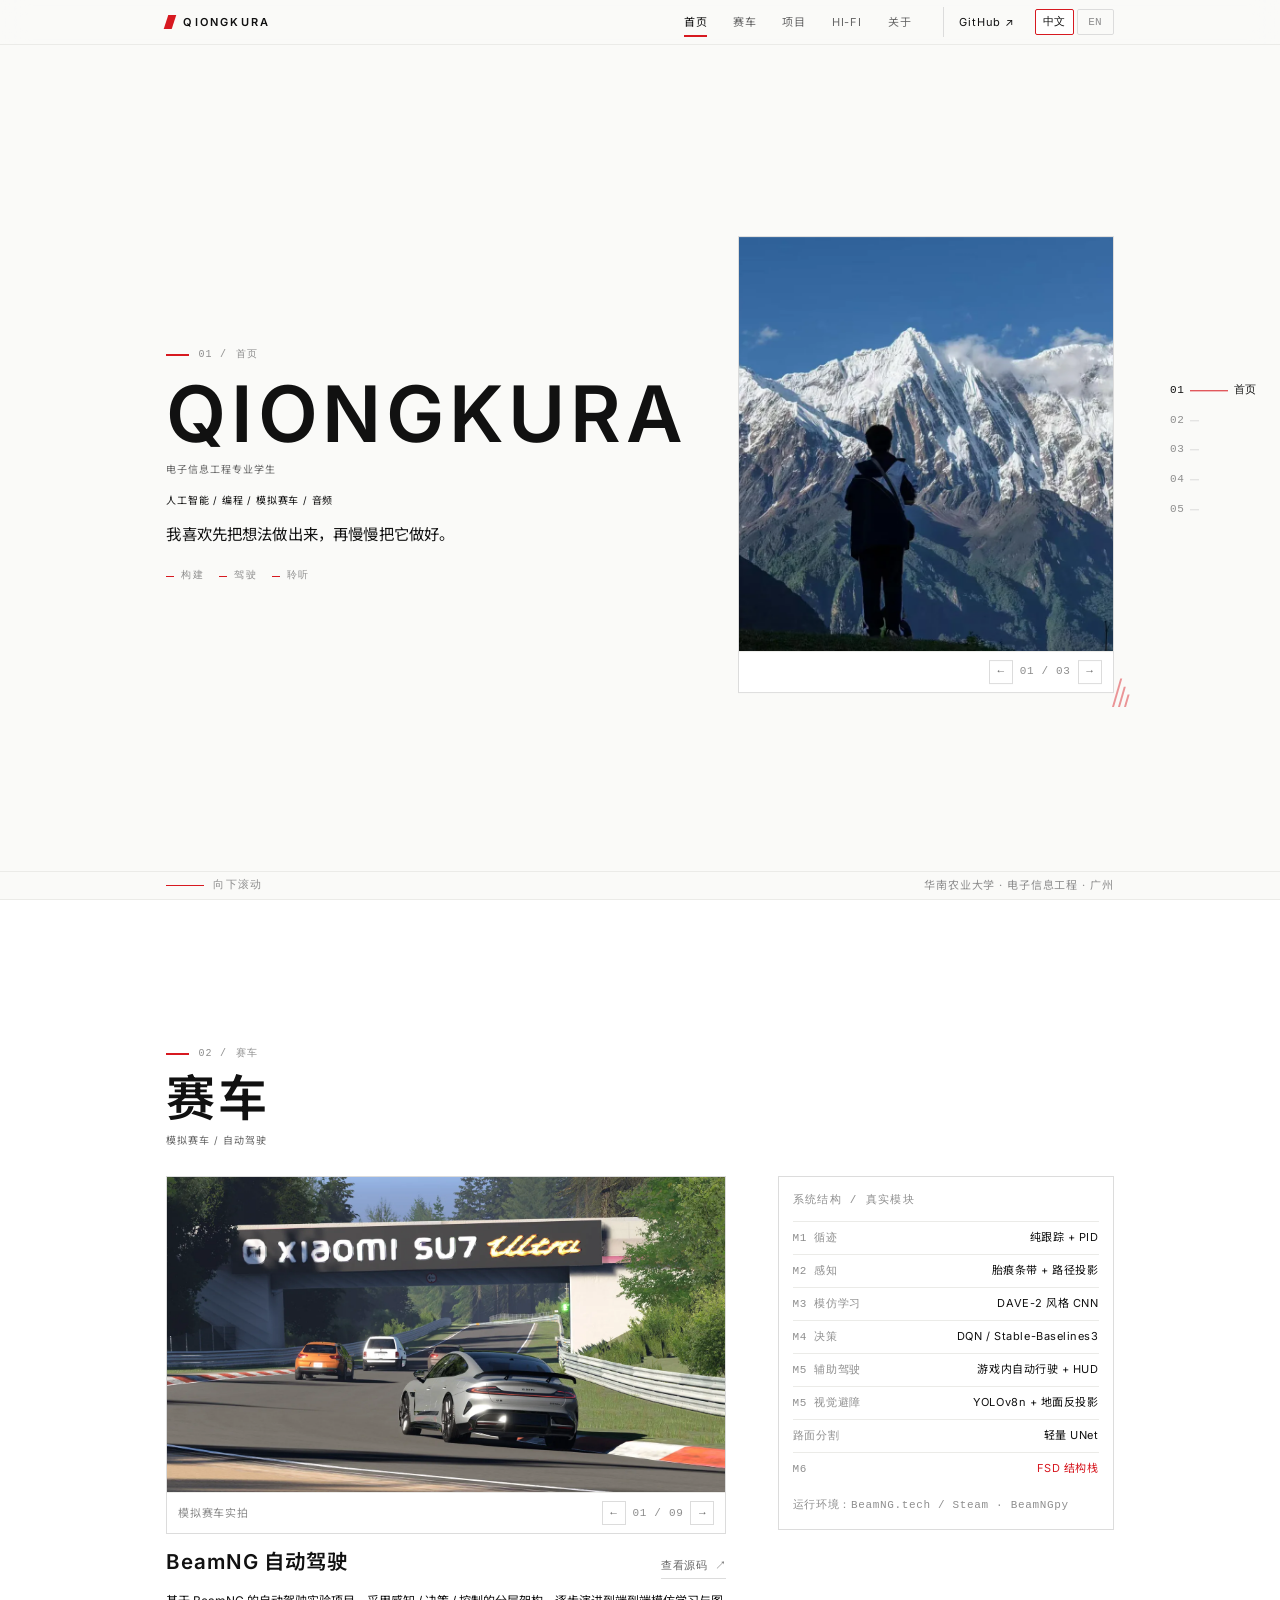
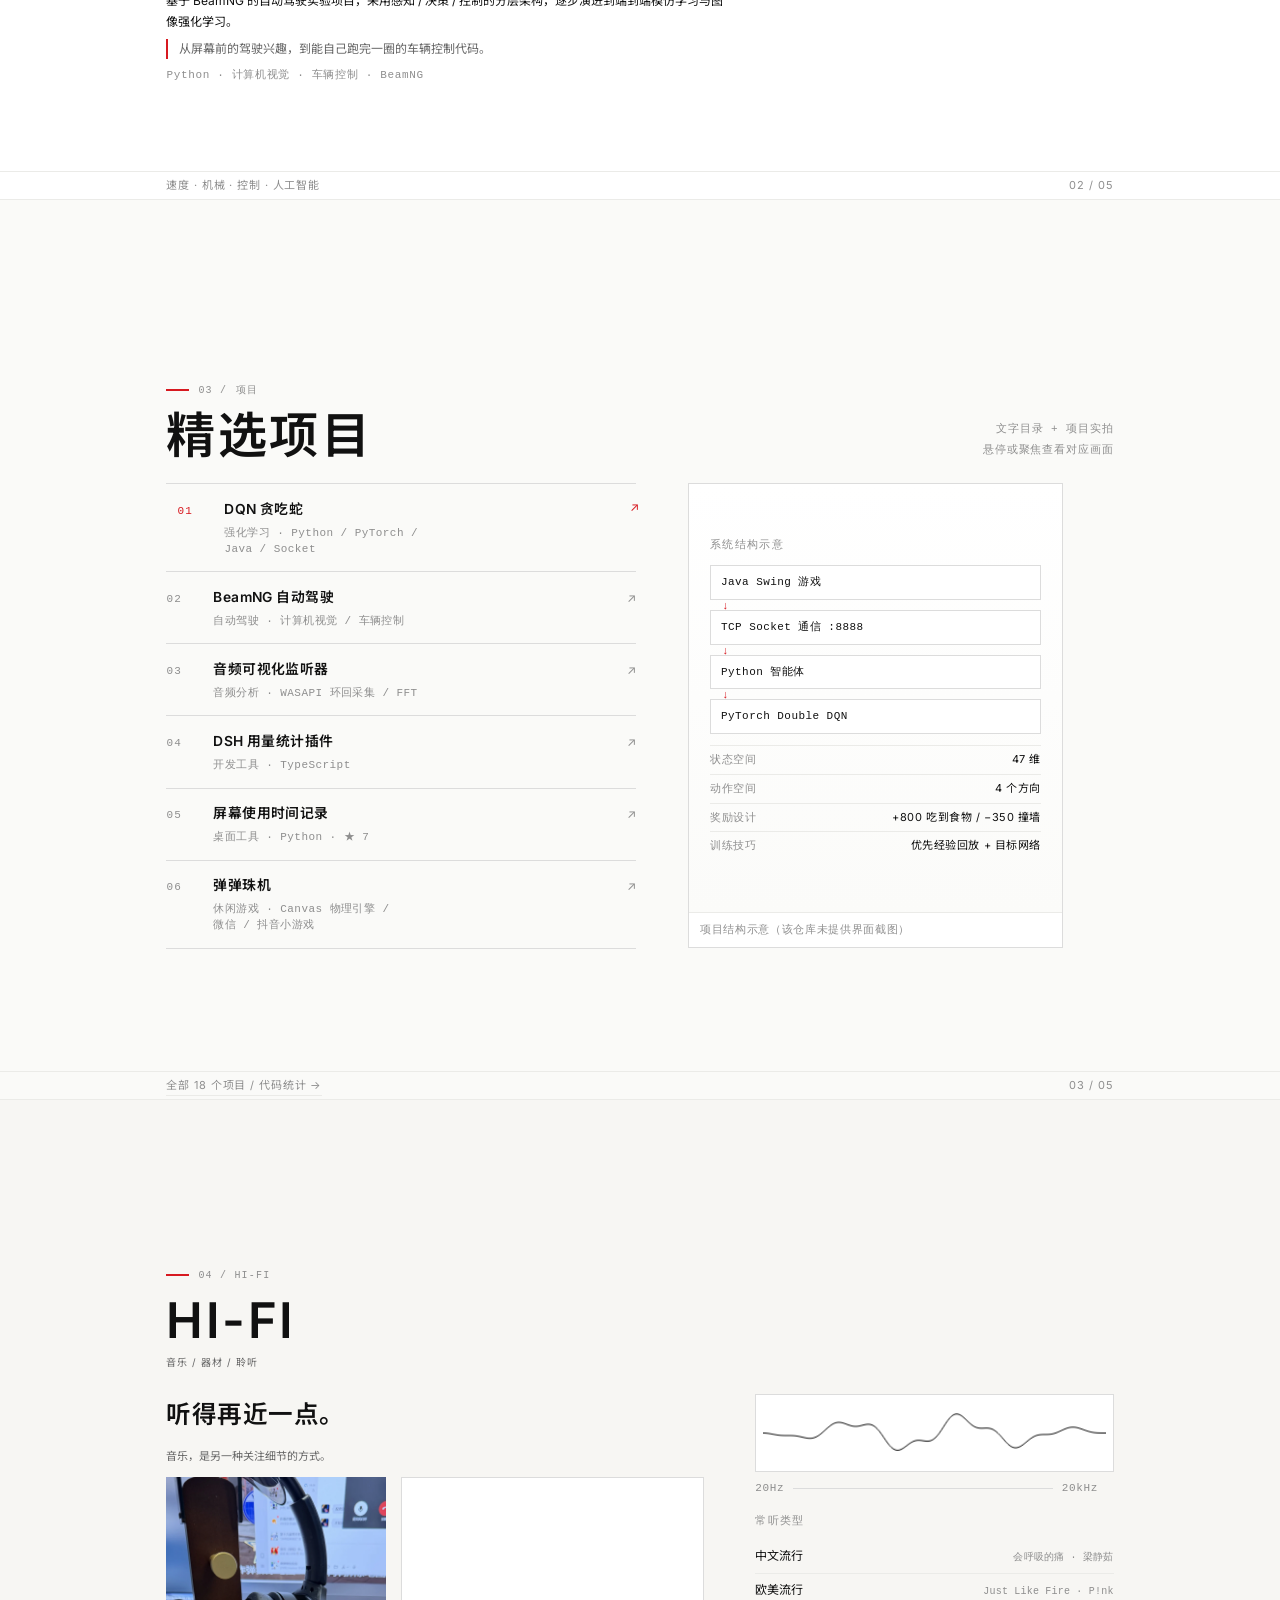
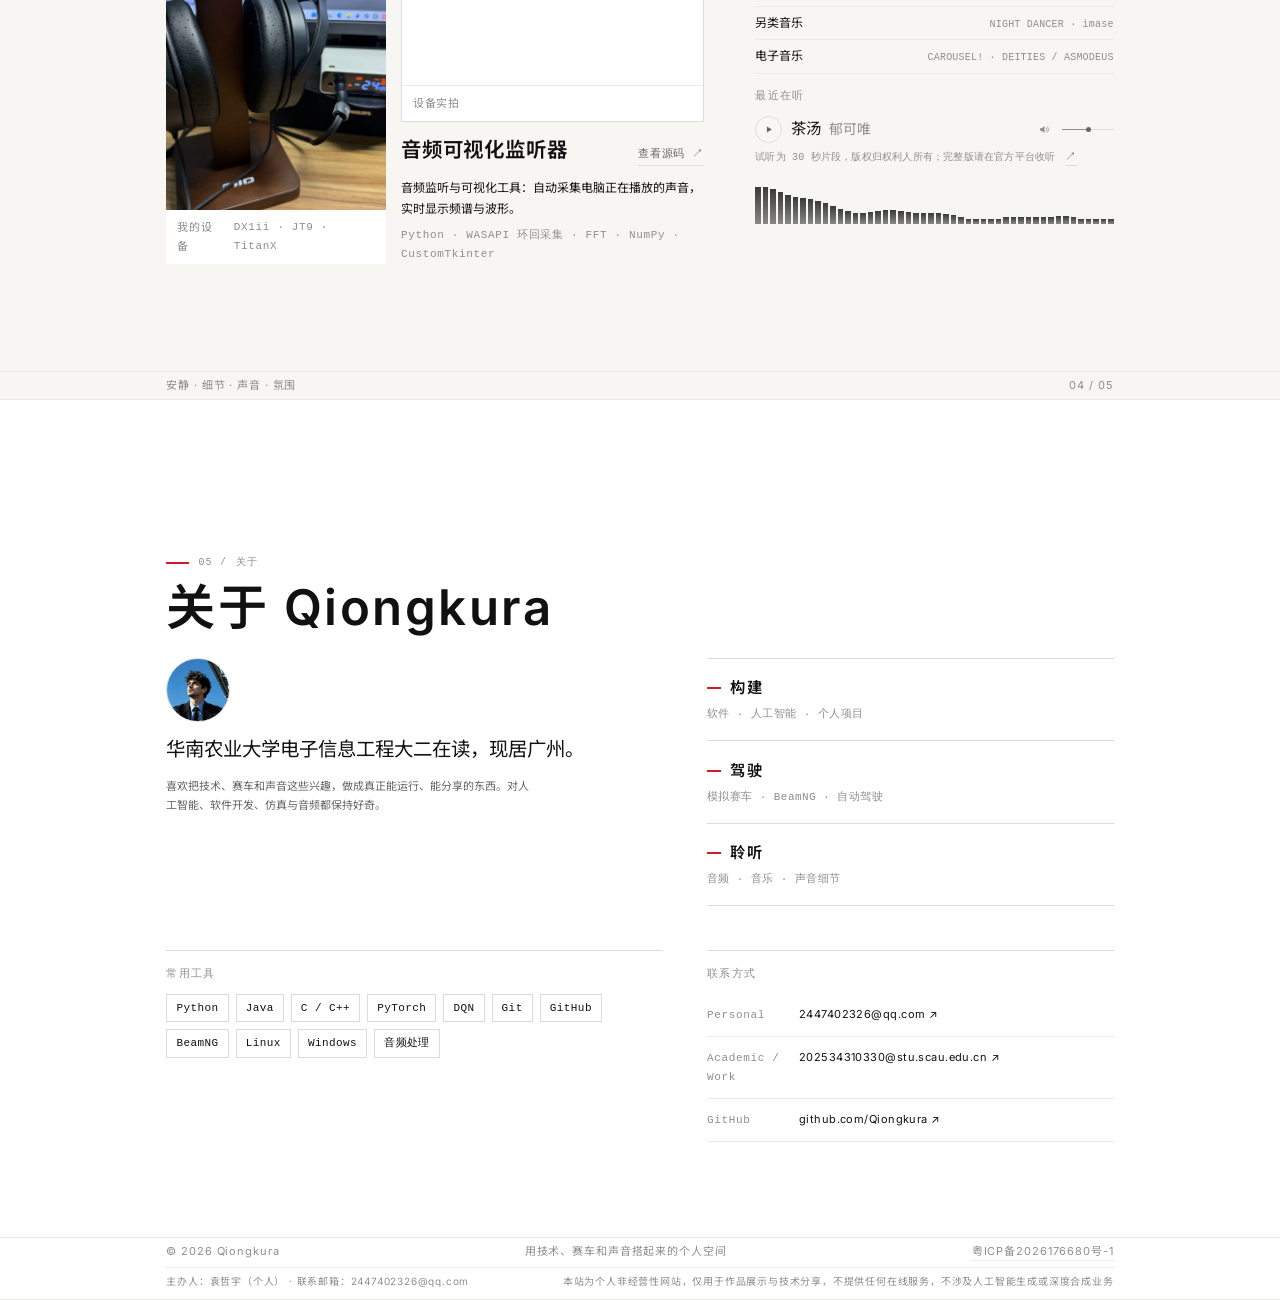
<file: index.html>
<!doctype html>
<html lang="zh-CN" data-lang="zh">
  <head>
    <meta charset="UTF-8" />
    <meta name="viewport" content="width=device-width, initial-scale=1.0" />
    <title>Qiongkura · 个人主页</title>
    <meta
      name="description"
      content="Qiongkura 的个人主页：华南农业大学电子信息工程学生，关注人工智能、软件开发、模拟赛车与音频技术。"
    />
    <meta name="theme-color" content="#fafaf8" />
    <!-- 字体自托管(子集化 woff2,同域加载无墙):tools/make-fonts.py 生成 -->
    <link rel="preload" as="font" type="font/woff2" href="fonts/noto-400.woff2?v=2" crossorigin />
    <link rel="preload" as="font" type="font/woff2" href="fonts/inter-400.woff2?v=2" crossorigin />
    <link rel="preload" as="font" type="font/woff2" href="fonts/inter-600.woff2?v=2" crossorigin />
    <link rel="preload" as="image" href="assets/home-01.webp" />
    <link rel="stylesheet" href="styles.css?v=55" />
    <script>
      /* 在样式生效前确定语言，避免切换时闪烁 */
      (function () {
        var root = document.documentElement;
        root.classList.add('js');
        try {
          var saved = localStorage.getItem('qiongkura-lang');
          if (saved === 'en' || saved === 'zh') root.setAttribute('data-lang', saved);
        } catch (e) {}
        if (!root.getAttribute('data-lang')) root.setAttribute('data-lang', 'zh');
      })();
    </script>
  </head>
  <body>
    <a class="skip-link" href="#main-content"><span class="zh">跳到主要内容</span><span class="en" lang="en">Skip to main content</span></a>

    <header class="topbar">
      <div class="topbar-inner">
        <a class="logo" href="#home" data-aria-zh="回到首页" data-aria-en="Back to top">
          <span class="logo-mark" aria-hidden="true"></span>
          <span class="logo-text">QIONGKURA</span>
        </a>

        <div class="topbar-end">
          <nav class="nav" id="primary-nav" data-aria-zh="主导航" data-aria-en="Main navigation">
            <a class="nav-link is-active" href="#home"><span class="zh">首页</span><span class="en" lang="en">Home</span></a>
            <a class="nav-link" href="#racing"><span class="zh">赛车</span><span class="en" lang="en">Racing</span></a>
            <a class="nav-link" href="#projects"><span class="zh">项目</span><span class="en" lang="en">Projects</span></a>
            <a class="nav-link" href="#hifi">HI-FI</a>
            <a class="nav-link" href="#about"><span class="zh">关于</span><span class="en" lang="en">About</span></a>
            <a class="nav-link nav-link--out" href="https://github.com/Qiongkura" target="_blank" rel="noreferrer">GitHub ↗</a>
          </nav>

          <div class="lang-switch" role="group" data-aria-zh="语言选择" data-aria-en="Language selection">
            <button class="lang-btn is-active" type="button" data-lang-set="zh" aria-pressed="true">中文</button>
            <button class="lang-btn" type="button" data-lang-set="en" aria-pressed="false">EN</button>
          </div>

          <button class="menu-toggle" type="button" aria-expanded="false" aria-controls="primary-nav" data-aria-zh="打开导航菜单" data-aria-en="Open navigation menu">
            <span class="menu-label"><span class="zh">菜单</span><span class="en" lang="en">Menu</span></span>
          </button>
        </div>
      </div>
    </header>

    <nav class="section-index" id="section-index" data-aria-zh="章节导航" data-aria-en="Section navigation">
      <a class="index-item is-active" href="#home" aria-current="true"><span class="index-num">01</span><span class="index-line" aria-hidden="true"></span><span class="index-name"><span class="zh">首页</span><span class="en" lang="en">Home</span></span></a>
      <a class="index-item" href="#racing"><span class="index-num">02</span><span class="index-line" aria-hidden="true"></span><span class="index-name"><span class="zh">赛车</span><span class="en" lang="en">Racing</span></span></a>
      <a class="index-item" href="#projects"><span class="index-num">03</span><span class="index-line" aria-hidden="true"></span><span class="index-name"><span class="zh">项目</span><span class="en" lang="en">Projects</span></span></a>
      <a class="index-item" href="#hifi"><span class="index-num">04</span><span class="index-line" aria-hidden="true"></span><span class="index-name">HI-FI</span></a>
      <a class="index-item" href="#about"><span class="index-num">05</span><span class="index-line" aria-hidden="true"></span><span class="index-name"><span class="zh">关于</span><span class="en" lang="en">About</span></span></a>
    </nav>

    <main id="main-content">
      <!-- 01 首页 -->
      <section class="panel panel--home" id="home" data-section="home" aria-labelledby="home-title">
        <div class="wrap panel-body">
          <div class="home-grid">
            <div class="home-copy reveal">
              <p class="kicker">01 / <span class="zh">首页</span><span class="en" lang="en">Home</span></p>
              <h1 class="wordmark" id="home-title">QIONGKURA</h1>
              <p class="subtitle">
                <span class="zh">电子信息工程专业学生</span>
                <span class="en" lang="en">Electronic Information Engineering Student</span>
              </p>
              <p class="tagline">
                <span class="zh">人工智能 / 编程 / 模拟赛车 / 音频</span>
                <span class="en" lang="en">AI / Coding / Sim Racing / Hi-Fi</span>
              </p>
              <p class="lede">
                <span class="zh">我喜欢先把想法做出来，再慢慢把它做好。</span>
                <span class="en" lang="en">I like making a first version, then making it better.</span>
              </p>
              <p class="theme-words">
                <span class="zh">构建</span><span class="en" lang="en">BUILD</span>
                <span class="zh">驾驶</span><span class="en" lang="en">DRIVE</span>
                <span class="zh">聆听</span><span class="en" lang="en">LISTEN</span>
              </p>
            </div>

            <div class="home-visual reveal" data-parallax="0.06">
              <figure class="frame frame--hero" data-slideshow>
                <div class="slides">
                  <img class="slide is-active" src="assets/home-01.webp" alt="Qiongkura 的照片" data-alt-zh="Qiongkura 的照片" data-alt-en="A photo of Qiongkura" width="1600" height="900" fetchpriority="high" decoding="async" />
                  <img class="slide" src="assets/home-02.webp" alt="Qiongkura 的照片" data-alt-zh="Qiongkura 的照片" data-alt-en="A photo of Qiongkura" width="1600" height="1200" loading="lazy" decoding="async" />
                  <img class="slide" src="assets/home-03.webp" alt="Qiongkura 的照片" data-alt-zh="Qiongkura 的照片" data-alt-en="A photo of Qiongkura" width="1600" height="902" loading="lazy" decoding="async" />
                </div>
                <figcaption class="slide-bar slide-bar--end">
                  <span class="slide-nav">
                    <button class="slide-btn" type="button" data-slide-prev data-aria-zh="上一张图片" data-aria-en="Previous image">←</button>
                    <span class="slide-count" data-slide-count>01 / 03</span>
                    <button class="slide-btn" type="button" data-slide-next data-aria-zh="下一张图片" data-aria-en="Next image">→</button>
                  </span>
                </figcaption>
              </figure>
              <div class="speedlines" aria-hidden="true"><span></span><span></span><span></span></div>
            </div>
          </div>
        </div>

        <div class="panel-foot">
          <div class="wrap panel-foot-inner">
            <span class="scroll-cue"><span class="scroll-line" aria-hidden="true"></span><span class="zh">向下滚动</span><span class="en" lang="en">SCROLL</span></span>
            <span class="meta-note">
              <span class="zh">华南农业大学 · 电子信息工程 · 广州</span>
              <span class="en" lang="en">SCAU · Electronic Information Engineering · Guangzhou</span>
            </span>
          </div>
        </div>
      </section>

      <!-- 02 赛车 -->
      <section class="panel panel--racing" id="racing" data-section="racing" aria-labelledby="racing-title">
        <div class="wrap panel-body">
          <header class="panel-head reveal">
            <p class="kicker">02 / <span class="zh">赛车</span><span class="en" lang="en">Racing</span></p>
            <h2 class="display" id="racing-title"><span class="zh">赛车</span><span class="en" lang="en">RACING</span></h2>
            <p class="subtitle">
              <span class="zh">模拟赛车 / 自动驾驶</span>
              <span class="en" lang="en">Sim Racing / Autonomous Driving</span>
            </p>
          </header>

          <div class="racing-grid">
            <div class="racing-main reveal">
              <figure class="frame frame--wide frame--slides" data-slideshow>
                <div class="slides">
                  <img class="slide is-active" src="assets/racing-01.webp" alt="模拟赛车实拍" data-alt-zh="模拟赛车实拍" data-alt-en="Sim racing capture" data-cap-zh="模拟赛车实拍" data-cap-en="Sim racing capture" width="1600" height="900" loading="lazy" decoding="async" style="object-position: center 55%" />
                  <img class="slide" src="assets/racing-lane-01.webp" alt="视觉标线检测结果叠加在车载画面上" data-alt-zh="视觉标线检测结果叠加在车载画面上" data-alt-en="Vision lane-marking detection overlaid on the front camera view" data-cap-zh="视觉标线检测" data-cap-en="Vision lane marking detection" width="1076" height="806" loading="lazy" decoding="async" style="object-position: center 100%" />
                  <img class="slide" src="assets/racing-02.webp" alt="模拟赛车实拍" data-alt-zh="模拟赛车实拍" data-alt-en="Sim racing capture" data-cap-zh="模拟赛车实拍" data-cap-en="Sim racing capture" width="1600" height="860" loading="lazy" decoding="async"  style="object-position: center 55%" />
                  <img class="slide" src="assets/racing-03.webp" alt="模拟赛车实拍" data-alt-zh="模拟赛车实拍" data-alt-en="Sim racing capture" data-cap-zh="模拟赛车实拍" data-cap-en="Sim racing capture" width="1600" height="860" loading="lazy" decoding="async"  style="object-position: center 55%" />
                  <img class="slide" src="assets/racing-lane-02.webp" alt="另一组视觉标线检测结果" data-alt-zh="另一组视觉标线检测结果" data-alt-en="Another vision lane-marking detection result" data-cap-zh="视觉标线检测" data-cap-en="Vision lane marking detection" width="1076" height="806" loading="lazy" decoding="async" style="object-position: center 100%" />
                  <img class="slide" src="assets/racing-04.webp" alt="模拟赛车实拍" data-alt-zh="模拟赛车实拍" data-alt-en="Sim racing capture" data-cap-zh="模拟赛车实拍" data-cap-en="Sim racing capture" width="1600" height="900" loading="lazy" decoding="async"  style="object-position: center 55%" />
                  <img class="slide" src="assets/racing-05.webp" alt="模拟赛车实拍" data-alt-zh="模拟赛车实拍" data-alt-en="Sim racing capture" data-cap-zh="模拟赛车实拍" data-cap-en="Sim racing capture" width="1600" height="900" loading="lazy" decoding="async"  style="object-position: center 55%" />
                  <img class="slide" src="assets/racing-06.webp" alt="模拟赛车实拍" data-alt-zh="模拟赛车实拍" data-alt-en="Sim racing capture" data-cap-zh="模拟赛车实拍" data-cap-en="Sim racing capture" width="1600" height="900" loading="lazy" decoding="async"  style="object-position: center 55%" />
                  <img class="slide" src="assets/racing-07.webp" alt="模拟赛车实拍" data-alt-zh="模拟赛车实拍" data-alt-en="Sim racing capture" data-cap-zh="模拟赛车实拍" data-cap-en="Sim racing capture" width="1600" height="900" loading="lazy" decoding="async"  style="object-position: center 55%" />
                </div>
                <figcaption class="slide-bar">
                  <span class="slide-caption">
                    <span class="zh" data-slide-cap-zh>模拟赛车实拍</span>
                    <span class="en" lang="en" data-slide-cap-en>Sim racing capture</span>
                  </span>
                  <span class="slide-nav">
                    <button class="slide-btn" type="button" data-slide-prev data-aria-zh="上一张图片" data-aria-en="Previous image">←</button>
                    <span class="slide-count" data-slide-count>01 / 09</span>
                    <button class="slide-btn" type="button" data-slide-next data-aria-zh="下一张图片" data-aria-en="Next image">→</button>
                  </span>
                </figcaption>
              </figure>

              <div class="project-head">
                <h3><span class="zh">BeamNG 自动驾驶</span><span class="en" lang="en">BeamNG Autopilot</span></h3>
                <a class="ghost-link" href="https://github.com/Qiongkura/BeamNG-autopilot" target="_blank" rel="noreferrer">
                  <span class="zh">查看源码</span><span class="en" lang="en">View source</span> ↗
                </a>
              </div>
              <p class="project-desc">
                <span class="zh">基于 BeamNG 的自动驾驶实验项目，采用感知 / 决策 / 控制的分层架构，逐步演进到端到端模仿学习与图像强化学习。</span>
                <span class="en" lang="en">An autonomous driving experiment on BeamNG, with a layered perception–decision–control architecture moving toward imitation learning.</span>
              </p>
              <p class="project-quote">
                <span class="zh">从屏幕前的驾驶兴趣，到能自己跑完一圈的车辆控制代码。</span>
                <span class="en" lang="en">From a racing interest in front of the screen to control code that can finish a lap.</span>
              </p>
              <p class="tech-line">
                <span class="zh">Python · 计算机视觉 · 车辆控制 · BeamNG</span>
                <span class="en" lang="en">Python · Computer Vision · Vehicle Control · BeamNG</span>
              </p>
            </div>

            <aside class="hud reveal" data-aria-zh="项目技术结构" data-aria-en="Project technical structure">
              <p class="hud-title"><span class="zh">系统结构 / 真实模块</span><span class="en" lang="en">SYSTEM / REAL MODULES</span></p>
              <dl class="hud-rows">
                <div class="hud-row">
                  <dt><span class="zh">M1 循迹</span><span class="en" lang="en">M1 TRACKING</span></dt>
                  <dd><span class="zh">纯跟踪 + PID</span><span class="en" lang="en">Pure Pursuit + PID</span></dd>
                </div>
                <div class="hud-row">
                  <dt><span class="zh">M2 感知</span><span class="en" lang="en">M2 PERCEPTION</span></dt>
                  <dd><span class="zh">胎痕条带 + 路径投影</span><span class="en" lang="en">Tire marks + path projection</span></dd>
                </div>
                <div class="hud-row">
                  <dt><span class="zh">M3 模仿学习</span><span class="en" lang="en">M3 IMITATION</span></dt>
                  <dd><span class="zh">DAVE-2 风格 CNN</span><span class="en" lang="en">DAVE-2 style CNN</span></dd>
                </div>
                <div class="hud-row">
                  <dt><span class="zh">M4 决策</span><span class="en" lang="en">M4 DECISION</span></dt>
                  <dd>DQN / Stable-Baselines3</dd>
                </div>
                <div class="hud-row">
                  <dt><span class="zh">M5 辅助驾驶</span><span class="en" lang="en">M5 ASSIST</span></dt>
                  <dd><span class="zh">游戏内自动行驶 + HUD</span><span class="en" lang="en">In-game autopilot + HUD</span></dd>
                </div>
                <div class="hud-row">
                  <dt><span class="zh">M5 视觉避障</span><span class="en" lang="en">M5 AVOIDANCE</span></dt>
                  <dd><span class="zh">YOLOv8n + 地面反投影</span><span class="en" lang="en">YOLOv8n + ground reprojection</span></dd>
                </div>
                <div class="hud-row">
                  <dt><span class="zh">路面分割</span><span class="en" lang="en">SEGMENTATION</span></dt>
                  <dd><span class="zh">轻量 UNet</span><span class="en" lang="en">Lightweight UNet</span></dd>
                </div>
                <div class="hud-row hud-row--accent">
                  <dt>M6</dt>
                  <dd><span class="zh">FSD 结构栈</span><span class="en" lang="en">FSD structure stack</span></dd>
                </div>
              </dl>
              <p class="hud-foot">
                <span class="zh">运行环境：BeamNG.tech / Steam · BeamNGpy</span>
                <span class="en" lang="en">Runtime: BeamNG.tech / Steam · BeamNGpy</span>
              </p>
            </aside>
          </div>
        </div>

        <div class="panel-foot">
          <div class="wrap panel-foot-inner">
            <span class="meta-note">
              <span class="zh">速度 · 机械 · 控制 · 人工智能</span>
              <span class="en" lang="en">Speed · Mechanical · Control · AI</span>
            </span>
            <span class="meta-note">02 / 05</span>
          </div>
        </div>
      </section>

      <!-- 03 项目 -->
      <section class="panel panel--projects" id="projects" data-section="projects" aria-labelledby="projects-title">
        <div class="wrap panel-body">
          <header class="panel-head panel-head--row reveal">
            <div>
              <p class="kicker">03 / <span class="zh">项目</span><span class="en" lang="en">Projects</span></p>
              <h2 class="display" id="projects-title"><span class="zh">精选项目</span><span class="en" lang="en">SELECTED WORKS</span></h2>
            </div>
            <p class="head-note">
              <span class="zh">文字目录 + 项目实拍<br />悬停或聚焦查看对应画面</span>
              <span class="en" lang="en">Text index + captures<br />Hover or focus to preview</span>
            </p>
          </header>

          <div class="works">
            <ol class="work-list" id="work-list">
              <li>
                <a class="work-row" href="https://github.com/Qiongkura/DQN-Reinforcement-Learning-Snake" target="_blank" rel="noreferrer" data-work="0" data-aria-zh="打开 DQN 贪吃蛇仓库" data-aria-en="Open the DQN Snake repository">
                  <span class="work-num">01</span>
                  <span class="work-name">
                    <span class="work-title"><span class="zh">DQN 贪吃蛇</span><span class="en" lang="en">DQN Snake</span></span>
                    <em><span class="zh">强化学习 · Python / PyTorch /<br class="work-sub-break" />Java / Socket</span><span class="en" lang="en">Reinforcement Learning · Python / PyTorch /<br class="work-sub-break" />Java / Socket</span></em>
                  </span>
                  <span class="work-arrow" aria-hidden="true">↗</span>
                </a>
              </li>
              <li>
                <a class="work-row" href="https://github.com/Qiongkura/BeamNG-autopilot" target="_blank" rel="noreferrer" data-work="1" data-aria-zh="打开 BeamNG 自动驾驶仓库" data-aria-en="Open the BeamNG Autopilot repository">
                  <span class="work-num">02</span>
                  <span class="work-name">
                    <span class="work-title"><span class="zh">BeamNG 自动驾驶</span><span class="en" lang="en">BeamNG Autopilot</span></span>
                    <em><span class="zh">自动驾驶 · 计算机视觉 / 车辆控制</span><span class="en" lang="en">Autonomous Driving · Computer Vision / Vehicle Control</span></em>
                  </span>
                  <span class="work-arrow" aria-hidden="true">↗</span>
                </a>
              </li>
              <li>
                <a class="work-row" href="https://github.com/Qiongkura/audio-visualizer" target="_blank" rel="noreferrer" data-work="2" data-aria-zh="打开音频可视化仓库" data-aria-en="Open the Audio Visualizer repository">
                  <span class="work-num">03</span>
                  <span class="work-name">
                    <span class="work-title"><span class="zh">音频可视化监听器</span><span class="en" lang="en">Audio Visualizer</span></span>
                    <em><span class="zh">音频分析 · WASAPI 环回采集 / FFT</span><span class="en" lang="en">Audio Analysis · WASAPI loopback / FFT</span></em>
                  </span>
                  <span class="work-arrow" aria-hidden="true">↗</span>
                </a>
              </li>
              <li>
                <a class="work-row" href="https://github.com/Qiongkura/dsh-usage-plugin" target="_blank" rel="noreferrer" data-work="3" data-aria-zh="打开 DSH 用量统计插件仓库" data-aria-en="Open the DSH usage plugin repository">
                  <span class="work-num">04</span>
                  <span class="work-name">
                    <span class="work-title"><span class="zh">DSH 用量统计插件</span><span class="en" lang="en">DSH Usage Plugin</span></span>
                    <em><span class="zh">开发工具 · TypeScript</span><span class="en" lang="en">Developer Tool · TypeScript</span></em>
                  </span>
                  <span class="work-arrow" aria-hidden="true">↗</span>
                </a>
              </li>
              <li>
                <a class="work-row" href="https://github.com/Qiongkura/Focus-time-tracker" target="_blank" rel="noreferrer" data-work="4" data-aria-zh="打开屏幕使用时间仓库" data-aria-en="Open the Focus Time Tracker repository">
                  <span class="work-num">05</span>
                  <span class="work-name">
                    <span class="work-title"><span class="zh">屏幕使用时间记录</span><span class="en" lang="en">Focus Time Tracker</span></span>
                    <em><span class="zh">桌面工具 · Python · ★ 7</span><span class="en" lang="en">Desktop Tool · Python · ★ 7</span></em>
                  </span>
                  <span class="work-arrow" aria-hidden="true">↗</span>
                </a>
              </li>
              <li>
                <a class="work-row" href="/marble/" target="_blank" rel="noreferrer" data-work="5" data-aria-zh="打开弹弹珠机,在线试玩" data-aria-en="Open Marble Machine, play in browser">
                  <span class="work-num">06</span>
                  <span class="work-name">
                    <span class="work-title"><span class="zh">弹弹珠机</span><span class="en" lang="en">Marble Machine</span></span>
                    <em><span class="zh">休闲游戏 · Canvas 物理引擎 /<br class="work-sub-break" />微信 / 抖音小游戏</span><span class="en" lang="en">Casual Game · Canvas physics /<br class="work-sub-break" />WeChat / Douyin minigames</span></em>
                  </span>
                  <span class="work-arrow" aria-hidden="true">↗</span>
                </a>
              </li>
            </ol>

            <div class="work-stage" id="work-stage" aria-hidden="true">
              <figure class="work-panel is-active" data-panel="0">
                <div class="diagram">
                  <p class="diagram-title"><span class="zh">系统结构示意</span><span class="en" lang="en">SYSTEM DIAGRAM</span></p>
                  <ol class="diagram-flow">
                    <li><span class="zh">Java Swing 游戏</span><span class="en" lang="en">Java Swing game</span></li>
                    <li><span class="zh">TCP Socket 通信 :8888</span><span class="en" lang="en">TCP socket :8888</span></li>
                    <li><span class="zh">Python 智能体</span><span class="en" lang="en">Python agent</span></li>
                    <li>PyTorch Double DQN</li>
                  </ol>
                  <dl class="diagram-rows">
                    <div><dt><span class="zh">状态空间</span><span class="en" lang="en">State</span></dt><dd><span class="zh">47 维</span><span class="en" lang="en">47 dims</span></dd></div>
                    <div><dt><span class="zh">动作空间</span><span class="en" lang="en">Actions</span></dt><dd><span class="zh">4 个方向</span><span class="en" lang="en">4 directions</span></dd></div>
                    <div><dt><span class="zh">奖励设计</span><span class="en" lang="en">Reward</span></dt><dd><span class="zh">+800 吃到食物 / −350 撞墙</span><span class="en" lang="en">+800 food / −350 wall</span></dd></div>
                    <div><dt><span class="zh">训练技巧</span><span class="en" lang="en">Training</span></dt><dd><span class="zh">优先经验回放 + 目标网络</span><span class="en" lang="en">Prioritized replay + target net</span></dd></div>
                  </dl>
                </div>
                <figcaption>
                  <span class="zh">项目结构示意（该仓库未提供界面截图）</span>
                  <span class="en" lang="en">Structure diagram (no UI screenshot in this repo)</span>
                </figcaption>
              </figure>

              <figure class="work-panel" data-panel="1">
                <img src="assets/racing-frame.webp" alt="BeamNG 自动驾驶项目的车载视角画面" data-alt-zh="BeamNG 自动驾驶项目的车载视角画面" data-alt-en="Onboard view from the BeamNG autonomous driving project" width="960" height="540" loading="lazy" decoding="async" />
                <figcaption>
                  <span class="zh">BeamNG 自动驾驶 · 车载视角</span>
                  <span class="en" lang="en">BeamNG Autopilot · Onboard</span>
                </figcaption>
              </figure>

              <figure class="work-panel" data-panel="2">
                <img src="assets/hifi-visualizer.webp" alt="音频可视化程序的频谱与波形界面截图" data-alt-zh="音频可视化程序的频谱与波形界面截图" data-alt-en="Spectrum and waveform interface of the audio visualizer" width="1600" height="978" loading="lazy" decoding="async" />
                <figcaption>
                  <span class="zh">音频可视化监听器 · WASAPI 环回采集</span>
                  <span class="en" lang="en">Audio Visualizer · WASAPI loopback</span>
                </figcaption>
              </figure>

              <figure class="work-panel" data-panel="3">
                <div class="diagram">
                  <p class="diagram-title"><span class="zh">插件</span><span class="en" lang="en">PLUGIN</span></p>
                  <p class="diagram-big"><span class="zh">DSH 用量统计</span><span class="en" lang="en">DSH Usage</span></p>
                  <div class="bars" aria-hidden="true">
                    <span style="--h: 42%"></span><span style="--h: 64%"></span><span style="--h: 31%"></span>
                    <span style="--h: 78%"></span><span style="--h: 55%"></span><span style="--h: 88%"></span>
                    <span style="--h: 47%"></span><span style="--h: 69%"></span>
                  </div>
                  <dl class="diagram-rows">
                    <div><dt><span class="zh">类型</span><span class="en" lang="en">Type</span></dt><dd><span class="zh">TypeScript 附属插件</span><span class="en" lang="en">TypeScript plugin</span></dd></div>
                    <div><dt><span class="zh">面向</span><span class="en" lang="en">Target</span></dt><dd>DeepSeek Harness</dd></div>
                    <div><dt><span class="zh">统计</span><span class="en" lang="en">Tracks</span></dt><dd><span class="zh">Token 用量</span><span class="en" lang="en">Token usage</span></dd></div>
                  </dl>
                </div>
                <figcaption>
                  <span class="zh">Token 用量统计插件（示意图形）</span>
                  <span class="en" lang="en">Token usage plugin (illustrative graphic)</span>
                </figcaption>
              </figure>

              <figure class="work-panel" data-panel="4">
                <div class="panel-pair">
                  <img src="assets/focus-home.webp" alt="屏幕使用时间记录程序的主界面" data-alt-zh="屏幕使用时间记录程序的主界面" data-alt-en="Main window of the focus time tracker" width="1400" height="944" loading="lazy" decoding="async" />
                  <img src="assets/focus-stats.webp" alt="屏幕使用时间的统计报告" data-alt-zh="屏幕使用时间的统计报告" data-alt-en="Usage statistics report of the focus time tracker" width="1400" height="944" loading="lazy" decoding="async" />
                </div>
                <figcaption>
                  <span class="zh">屏幕使用时间记录 · 主界面与统计报告</span>
                  <span class="en" lang="en">Focus Time Tracker · Window and report</span>
                </figcaption>
              </figure>

              <figure class="work-panel" data-panel="5">
                <div class="diagram">
                  <p class="diagram-title"><span class="zh">玩法流程示意</span><span class="en" lang="en">GAMEPLAY DIAGRAM</span></p>
                  <ol class="diagram-flow">
                    <li><span class="zh">右下角选投入弹珠数</span><span class="en" lang="en">Pick marbles to invest</span></li>
                    <li><span class="zh">蓄力发射 · 冲过导流弧角</span><span class="en" lang="en">Charge, launch, ride the arc</span></li>
                    <li><span class="zh">斜面滚落 · 穿过 LED 钉阵</span><span class="en" lang="en">Roll down through LED pegs</span></li>
                    <li><span class="zh">落入亮灯洞 = 中奖</span><span class="en" lang="en">Drop into a lit hole = prize</span></li>
                  </ol>
                  <dl class="diagram-rows">
                    <div><dt><span class="zh">倍率档位</span><span class="en" lang="en">Multiplier</span></dt><dd>×2 / ×3 / ×4 / ×5 / ×6</dd></div>
                    <div><dt><span class="zh">亮灯洞数</span><span class="en" lang="en">Lit holes</span></dt><dd><span class="zh">5 → 4 → 3 → 2 → 1</span><span class="en" lang="en">5 → 4 → 3 → 2 → 1</span></dd></div>
                    <div><dt><span class="zh">中奖奖励</span><span class="en" lang="en">Prize</span></dt><dd><span class="zh">投入 × 倍率 颗弹珠</span><span class="en" lang="en">invest × mult marbles</span></dd></div>
                    <div><dt><span class="zh">弹珠库</span><span class="en" lang="en">Marble bank</span></dt><dd><span class="zh">每局 20 颗</span><span class="en" lang="en">20 per round</span></dd></div>
                  </dl>
                </div>
                <figcaption>
                  <span class="zh">弹弹珠机 · 街机弹珠玩法</span>
                  <span class="en" lang="en">Marble Machine · arcade marbles</span>
                </figcaption>
              </figure>
            </div>

            <aside class="work-brief" id="work-brief" aria-label="项目简介" data-aria-zh="项目简介" data-aria-en="Project brief" aria-hidden="true">
              <article class="work-brief-item is-active" data-brief="0">
                <p class="brief-kicker">01 / <span class="zh">强化学习</span><span class="en" lang="en">Reinforcement Learning</span></p>
                <h3 class="brief-title"><span class="zh">DQN 贪吃蛇</span><span class="en" lang="en">DQN Snake</span></h3>
                <p class="brief-desc">
                  <span class="zh">用 Java Swing 写的贪吃蛇当作环境，通过 TCP Socket 把 47 维状态传给 Python 侧的 PyTorch 智能体，用 Double DQN 训练它自己找食物、躲墙、少绕圈。</span>
                  <span class="en" lang="en">A Java Swing Snake game acts as the environment; a PyTorch agent learns Double DQN over a 47-dim state streamed through a TCP socket, teaching itself to find food, avoid walls and stop looping.</span>
                </p>
                <ul class="brief-points">
                    <li><span class="zh">Double DQN + 优先经验回放（按 TD 误差采样）+ 目标网络</span><span class="en" lang="en">Double DQN with prioritized replay (TD-error sampling) and a target network</span></li>
                    <li><span class="zh">ε 从 1.0 衰减到 0.03；每 8000 步自动存档模型与经验池</span><span class="en" lang="en">ε decays 1.0 → 0.03; model and replay buffer auto-saved every 8,000 steps</span></li>
                    <li><span class="zh">检测并惩罚重复状态，抑制原地绕圈</span><span class="en" lang="en">Repeated states are detected and penalised to stop it looping in place</span></li>
                </ul>
                <p class="brief-tech">Java Swing · TCP Socket · Python · PyTorch</p>
              </article>
              <article class="work-brief-item" data-brief="1">
                <p class="brief-kicker">02 / <span class="zh">自动驾驶</span><span class="en" lang="en">Autonomous Driving</span></p>
                <h3 class="brief-title"><span class="zh">BeamNG 自动驾驶</span><span class="en" lang="en">BeamNG Autopilot</span></h3>
                <p class="brief-desc">
                  <span class="zh">基于 BeamNG.drive + BeamNGpy 的自动驾驶研究项目，按感知 / 决策 / 控制分层；规则驾驶那层已经在山地路线跑通，现在把结构对齐特斯拉 FSD 的分层数据流。</span>
                  <span class="en" lang="en">An autonomous driving research project on BeamNG.drive + BeamNGpy, layered as perception / decision / control; the rule-based layer already completes mountain routes, and the stack now mirrors Tesla FSD’s layered data flow.</span>
                </p>
                <ul class="brief-points">
                    <li><span class="zh">8 路环视相机 + HydraNet 多任务感知：语义分割 / YOLO 目标 / 交通灯 / 车道拓扑</span><span class="en" lang="en">8-camera ring with a HydraNet multi-task head: segmentation / YOLO objects / traffic lights / lane topology</span></li>
                    <li><span class="zh">BEV 占用栅格 + 向量空间：地面反投影、log-odds 融合、时序滤波抑制幻影墙</span><span class="en" lang="en">BEV occupancy grid and vector space: ground reprojection, log-odds fusion, temporal filtering against phantom walls</span></li>
                    <li><span class="zh">分层规划：候选轨迹扇、走廊连通性门控、真曲率限速 + 12m 前瞻；规则层山路完成度 94.6%</span><span class="en" lang="en">Layered planning: trajectory fan, corridor gating, true-curvature speed limits + 12 m lookahead; rule layer: 94.6% mountain-route completion</span></li>
                </ul>
                <p class="brief-tech">BeamNG.drive · BeamNGpy · YOLOv8 · Stable-Baselines3</p>
              </article>
              <article class="work-brief-item" data-brief="2">
                <p class="brief-kicker">03 / <span class="zh">音频分析</span><span class="en" lang="en">Audio Analysis</span></p>
                <h3 class="brief-title"><span class="zh">音频可视化监听器</span><span class="en" lang="en">Audio Visualizer</span></h3>
                <p class="brief-desc">
                  <span class="zh">抓电脑正在播放的声音做实时可视化，不用选文件、也不用装虚拟声卡——能听到什么就画什么。</span>
                  <span class="en" lang="en">Real-time visualisation of whatever the computer is playing: no file picking, no virtual audio cable — if you can hear it, it gets drawn.</span>
                </p>
                <ul class="brief-points">
                    <li><span class="zh">WASAPI 环回采集：Float32、自动适配 48k/96k/192k、32768 采样环形缓冲</span><span class="en" lang="en">WASAPI loopback capture: Float32, auto-adapting to 48k/96k/192k, 32,768-sample ring buffer</span></li>
                    <li><span class="zh">FFT 2048–16384 点汉宁窗 + 对数频谱柱与峰值保持；波形自动增益</span><span class="en" lang="en">FFT 2,048–16,384 point Hann window with log-frequency bars and peak hold; auto-gain waveform</span></li>
                    <li><span class="zh">numpy 整帧绘入 RGB 缓冲上屏，两张画布各 30Hz 交替刷新，远程桌面下也不掉帧</span><span class="en" lang="en">Whole frames drawn into an RGB buffer with numpy; two canvases alternate at 30 Hz each and hold up over remote desktop</span></li>
                </ul>
                <p class="brief-tech">WASAPI Loopback · FFT · numpy · CustomTkinter</p>
              </article>
              <article class="work-brief-item" data-brief="3">
                <p class="brief-kicker">04 / <span class="zh">开发工具</span><span class="en" lang="en">Developer Tool</span></p>
                <h3 class="brief-title"><span class="zh">DSH 用量统计插件</span><span class="en" lang="en">DSH Usage Plugin</span></h3>
                <p class="brief-desc">
                  <span class="zh">给 DeepSeek Harness 写的 Token 用量统计插件，侧边栏入口加模态面板；在官方统计之上补了工作区分组、按用量排序和子代理用量合并。</span>
                  <span class="en" lang="en">A token-usage plugin for the DeepSeek Harness, opened from the sidebar; on top of the official stats it adds workspace grouping, sorting by usage and sub-agent merging.</span>
                </p>
                <ul class="brief-points">
                    <li><span class="zh">一键幂等安装脚本：必要时给宿主打 7 个补丁、注册插件、构建，重复运行安全</span><span class="en" lang="en">One-shot idempotent installer: applies 7 host patches when needed, registers the plugin and builds</span></li>
                    <li><span class="zh">修掉一个真实数据缺陷：fork / 延续会话把父历史重复计入，宽时间窗下虚高 2.4 倍</span><span class="en" lang="en">Fixed a real data bug: forked or continued sessions re-counted inherited history, inflating wide windows by up to 2.4×</span></li>
                    <li><span class="zh">按 seedLength / session-end-seed 划定归属边界，每个会话只计自有调用</span><span class="en" lang="en">Ownership is bounded by seedLength / session-end-seed so a session only counts its own calls</span></li>
                </ul>
                <p class="brief-tech">TypeScript · DeepSeek Harness</p>
              </article>
              <article class="work-brief-item" data-brief="4">
                <p class="brief-kicker">05 / <span class="zh">桌面工具</span><span class="en" lang="en">Desktop Tool</span></p>
                <h3 class="brief-title"><span class="zh">屏幕使用时间记录</span><span class="en" lang="en">Focus Time Tracker</span></h3>
                <p class="brief-desc">
                  <span class="zh">Python 写的 Windows 桌面工具，每 2 秒采样一次前台窗口，把花在软件、游戏和网站上的时间记进 SQLite，再用浅色界面和图表复盘一天。</span>
                  <span class="en" lang="en">A Python desktop tool for Windows that samples the foreground window every 2 seconds, records time spent in apps, games and websites into SQLite, then reviews the day in a light-themed UI.</span>
                </p>
                <ul class="brief-points">
                    <li><span class="zh">只用标准库 ctypes 调 Win32 API 采样；分类优先级：手动覆盖 > 游戏规则 > 网站 > 应用</span><span class="en" lang="en">Samples the foreground window with nothing but the stdlib (ctypes); order: manual override > game rules > website > app</span></li>
                    <li><span class="zh">游戏按启动器 / 安装目录关键字识别（Steam / Epic / 战网 / WeGame 等），规则写在 JSON 里可改</span><span class="en" lang="en">Games recognised by launcher/install-dir keywords (Steam / Epic / Battle.net / WeGame …), rules in an editable JSON file</span></li>
                    <li><span class="zh">网站靠窗口标题 + 浏览器历史库本地匹配（Chrome / Edge / Firefox），全程不联网；SQLite WAL 支持读写并发</span><span class="en" lang="en">Websites matched locally via window title + browser history (Chrome / Edge / Firefox), never online; SQLite WAL for concurrent reads</span></li>
                </ul>
                <p class="brief-tech">Python · Win32 API · SQLite</p>
              </article>
              <article class="work-brief-item" data-brief="5">
                <p class="brief-kicker">06 / <span class="zh">休闲游戏</span><span class="en" lang="en">Casual Game</span></p>
                <h3 class="brief-title"><span class="zh">弹弹珠机</span><span class="en" lang="en">Marble Machine</span></h3>
                <p class="brief-desc">
                  <span class="zh">复刻线下「玻璃珠自动贩卖游艺机」：右下角选投入弹珠数定倍率，按住蓄力把弹珠从弹道向上弹，沿斜面滚落穿过 LED 钉阵，从亮灯的洞滑落就中奖。一套代码同时跑网页、微信小游戏和抖音小游戏。</span>
                  <span class="en" lang="en">A web remake of the arcade marble prize machine: pick how many marbles to invest for a higher multiplier, launch one up the spring lane, let it roll down a tilted field of LED pegs — land in a lit hole to win. One codebase runs on web, WeChat and Douyin minigames.</span>
                </p>
                <ul class="brief-points">
                    <li><span class="zh">投入越多倍率越高（×2→×6），亮灯的洞越少，中奖赢回 投入×倍率 颗弹珠</span><span class="en" lang="en">Invest more for a higher multiplier (×2→×6) with fewer lit holes; wins pay invest × multiplier marbles</span></li>
                    <li><span class="zh">自研 Canvas 物理引擎：斜面低重力滚珠、导流弧角、子步防穿透、单珠发射道</span><span class="en" lang="en">Custom Canvas physics: tilted low-gravity rolling, deflector arcs, substepped anti-tunnelling, single-marble lane</span></li>
                    <li><span class="zh">零依赖零构建：命名空间模块 + 平台适配层，网页 / 微信 / 抖音三端同源运行</span><span class="en" lang="en">Zero deps, zero build: namespaced modules + platform adapter run the same source on web, WeChat and Douyin</span></li>
                </ul>
                <p class="brief-tech">Canvas · 自研物理引擎 · 微信小游戏 · 抖音小游戏</p>
              </article>
            </aside>
          </div>
        </div>

        <div class="panel-foot">
          <div class="wrap panel-foot-inner">
            <a class="meta-note meta-link" href="portfolio/index.html">
              <span class="zh">全部 18 个项目 / 代码统计 →</span>
              <span class="en" lang="en">All 18 projects / code stats →</span>
            </a>
            <span class="meta-note">03 / 05</span>
          </div>
        </div>
      </section>

      <!-- 04 音频 -->
      <section class="panel panel--hifi" id="hifi" data-section="hifi" aria-labelledby="hifi-title">
        <div class="wrap panel-body">
          <header class="panel-head reveal">
            <p class="kicker">04 / HI-FI</p>
            <h2 class="display" id="hifi-title">HI-FI</h2>
            <p class="subtitle">
              <span class="zh">音乐 / 器材 / 聆听</span>
              <span class="en" lang="en">Music / Audio / Listening</span>
            </p>
          </header>

          <div class="hifi-grid">
            <div class="hifi-main reveal">
              <p class="hifi-line">
                <span class="zh">听得再近一点。</span>
                <span class="en" lang="en">Listen closer.</span>
              </p>
              <p class="hifi-note">
                <span class="zh">音乐，是另一种关注细节的方式。</span>
                <span class="en" lang="en">Music is another way of paying attention to details.</span>
              </p>

              <div class="hifi-media">
                <figure class="frame frame--soft frame--portrait">
                  <img
                    src="assets/hifi-gear-01.webp?v=2"
                    alt="我的听音设备"
                    data-alt-zh="我的听音设备"
                    data-alt-en="My listening gear"
                    width="1200"
                    height="1600"
                    loading="lazy"
                    decoding="async"
                  />
                  <figcaption>
                    <span class="zh">我的设备</span><span class="en" lang="en">MY GEAR</span>
                    <span>DX1ii · JT9 · TitanX</span>
                  </figcaption>
                </figure>

                <div class="hifi-media-right">
                  <figure class="frame frame--soft frame--landscape">
                    <img
                      src="assets/hifi-gear-02.webp"
                      alt="我的听音设备"
                      data-alt-zh="我的听音设备"
                      data-alt-en="My listening gear"
                      width="1200"
                      height="1202"
                      loading="lazy"
                      decoding="async"
                    />
                    <figcaption>
                      <span class="zh">设备实拍</span><span class="en" lang="en">GEAR</span>
                    </figcaption>
                  </figure>

                  <div class="project-head">
                    <h3><span class="zh">音频可视化监听器</span><span class="en" lang="en">Audio Visualizer</span></h3>
                    <a class="ghost-link" href="https://github.com/Qiongkura/audio-visualizer" target="_blank" rel="noreferrer">
                      <span class="zh">查看源码</span><span class="en" lang="en">View source</span> ↗
                    </a>
                  </div>
                  <p class="project-desc">
                    <span class="zh">音频监听与可视化工具：自动采集电脑正在播放的声音，实时显示频谱与波形。</span>
                    <span class="en" lang="en">An audio monitoring and visualization tool: it captures what your computer is playing and renders spectrum and waveform in real time.</span>
                  </p>
                  <p class="tech-line">
                    <span class="zh">Python · WASAPI 环回采集 · FFT · NumPy · CustomTkinter</span>
                    <span class="en" lang="en">Python · WASAPI loopback · FFT · NumPy · CustomTkinter</span>
                  </p>
                </div>
              </div>
            </div>

            <aside class="hifi-side reveal">
              <div class="waveform" id="waveform" aria-hidden="true">
                <canvas width="520" height="90"></canvas>
              </div>
              <p class="scale" aria-hidden="true"><span>20Hz</span><span class="scale-line"><span class="scale-dot" data-scale-dot></span></span><span data-scale-max>20kHz</span><span class="scale-live" data-scale-live></span></p>

              <div class="listen-block">
                <p class="block-title"><span class="zh">常听类型</span><span class="en" lang="en">LISTENING</span></p>
                <ul class="listen-list">
                  <li class="listen-item">
                    <span class="listen-genre"><span class="zh">中文流行</span><span class="en" lang="en">Chinese Pop</span></span>
                    <span class="listen-pick"><span class="zh">会呼吸的痛 · 梁静茹</span><span class="en" lang="en">会呼吸的痛 · Fish Leong</span></span>
                  </li>
                  <li class="listen-item">
                    <span class="listen-genre"><span class="zh">欧美流行</span><span class="en" lang="en">Western Pop</span></span>
                    <span class="listen-pick">Just Like Fire · P!nk</span>
                  </li>
                  <li class="listen-item">
                    <span class="listen-genre"><span class="zh">另类音乐</span><span class="en" lang="en">Alternative</span></span>
                    <span class="listen-pick">NIGHT DANCER · imase</span>
                  </li>
                  <li class="listen-item">
                    <span class="listen-genre"><span class="zh">电子音乐</span><span class="en" lang="en">Electronic</span></span>
                    <span class="listen-pick">CAROUSEL! · DEITIES / ASMODEUS</span>
                  </li>
                </ul>
              </div>

              <div class="listen-block">
                <p class="block-title"><span class="zh">最近在听</span><span class="en" lang="en">CURRENTLY LISTENING</span></p>
                <ul class="listen-list listen-list--now">
                  <li class="pick pick--now" data-track data-src="assets/audio/cha-tang-30s.flac" data-lrc="assets/audio/cha-tang.lrc" data-query="茶汤 郁可唯">
                    <button class="pick-btn" type="button" data-pick-btn data-aria-zh="播放 茶汤 · 郁可唯" data-aria-en="Play 茶汤 · Yisa Yu">
                      <svg class="pick-icon pick-icon--play" viewBox="0 0 24 24" aria-hidden="true" focusable="false"><path d="M8.6 5.3v13.4L19.2 12z" /></svg>
                      <svg class="pick-icon pick-icon--pause" viewBox="0 0 24 24" aria-hidden="true" focusable="false"><path d="M8.7 5.4h2.8v13.2H8.7zM12.5 5.4h2.8v13.2h-2.8z" /></svg>
                    </button>
                    <span class="pick-title"><span class="zh">茶汤<span class="pick-artist">郁可唯</span></span><span class="en" lang="en">茶汤<span class="pick-artist">Yisa Yu</span></span></span>
                    <span class="pick-time" data-pick-time></span>
                    <span class="pick-vol" data-pick-vol>
                      <button class="pick-vol-btn" type="button" data-pick-vol-btn data-aria-zh="静音" data-aria-en="Mute">
                        <svg class="pick-icon pick-icon--vol" viewBox="0 0 24 24" aria-hidden="true" focusable="false"><path d="M4.2 9.4h3.1L12 5.5v13l-4.7-3.9H4.2z" /><path d="M15.3 9.5a3.9 3.9 0 0 1 0 5M17.7 7.1a7.1 7.1 0 0 1 0 9.8" fill="none" stroke="currentColor" stroke-width="1.4" stroke-linecap="round" /></svg>
                        <svg class="pick-icon pick-icon--muted" viewBox="0 0 24 24" aria-hidden="true" focusable="false"><path d="M4.2 9.4h3.1L12 5.5v13l-4.7-3.9H4.2z" /><path d="M15.4 9.7l4.3 4.6M19.7 9.7l-4.3 4.6" fill="none" stroke="currentColor" stroke-width="1.4" stroke-linecap="round" /></svg>
                      </button>
                      <span class="pick-vol-bar" data-pick-vol-bar role="slider" tabindex="0" data-aria-zh="音量" data-aria-en="Volume" aria-valuemin="0" aria-valuemax="100" aria-valuenow="50">
                        <span class="pick-vol-fill" data-pick-vol-fill></span>
                        <span class="pick-vol-knob" data-pick-vol-knob aria-hidden="true"></span>
                      </span>
                    </span>
                    <span class="pick-seek" data-pick-seek hidden><span class="pick-bar" data-pick-bar role="slider" tabindex="0" data-aria-zh="播放进度" data-aria-en="Playback position" aria-valuemin="0" aria-valuemax="100" aria-valuenow="0"><span class="pick-fill" data-pick-fill></span><span class="pick-knob" data-pick-knob aria-hidden="true"></span></span></span>
                  </li>
                </ul>

                <p class="pick-note">
                  <span class="zh">试听为 30 秒片段，版权归权利人所有；完整版请在官方平台收听</span>
                  <span class="en" lang="en">30-second preview — all rights belong to the rights holders; listen to the full track on the official platform</span>
                  <a class="ghost-link" href="https://music.163.com/song?id=316157" target="_blank" rel="noreferrer">↗</a>
                </p>
              </div>

              <!-- lyrics:start —— 与 data-lrc 指向的 LRC 文件对应；没有该文件时整块 hidden，暂停时收起 -->
              <div class="lyrics" id="lyrics" hidden>
                <div class="lyrics-body">
                  <p class="block-title">
                    <span class="zh">歌词</span><span class="en" lang="en">LYRICS</span>
                    <span class="lyrics-hint" data-aria-zh="点某一句可以跳到那一句" data-aria-en="Click a line to jump to it">
                      <span class="zh">点句子跳转</span><span class="en" lang="en">click to jump</span>
                    </span>
                  </p>
                  <ol class="lyrics-lines" id="lyrics-lines" tabindex="0"
                      data-aria-zh="歌词，可滚动" data-aria-en="Lyrics, scrollable"
                      aria-label="歌词"></ol>
                </div>
              </div>
              <!-- lyrics:end -->

              <audio id="hifi-audio" preload="none"></audio>

              <div class="spectrum" data-spectrum aria-hidden="true">
                <span style="--h: 97%"><i></i></span><span style="--h: 97%"><i></i></span><span style="--h: 91%"><i></i></span><span style="--h: 84%"><i></i></span><span style="--h: 77%"><i></i></span><span style="--h: 72%"><i></i></span><span style="--h: 68%"><i></i></span><span style="--h: 65%"><i></i></span><span style="--h: 61%"><i></i></span><span style="--h: 56%"><i></i></span><span style="--h: 48%"><i></i></span><span style="--h: 40%"><i></i></span>
                <span style="--h: 34%"><i></i></span><span style="--h: 30%"><i></i></span><span style="--h: 30%"><i></i></span><span style="--h: 32%"><i></i></span><span style="--h: 35%"><i></i></span><span style="--h: 37%"><i></i></span><span style="--h: 36%"><i></i></span><span style="--h: 34%"><i></i></span><span style="--h: 31%"><i></i></span><span style="--h: 29%"><i></i></span><span style="--h: 29%"><i></i></span><span style="--h: 29%"><i></i></span>
                <span style="--h: 29%"><i></i></span><span style="--h: 27%"><i></i></span><span style="--h: 23%"><i></i></span><span style="--h: 17%"><i></i></span><span style="--h: 12%"><i></i></span><span style="--h: 12%"><i></i></span><span style="--h: 12%"><i></i></span><span style="--h: 12%"><i></i></span><span style="--h: 14%"><i></i></span><span style="--h: 17%"><i></i></span><span style="--h: 19%"><i></i></span><span style="--h: 19%"><i></i></span>
                <span style="--h: 18%"><i></i></span><span style="--h: 17%"><i></i></span><span style="--h: 17%"><i></i></span><span style="--h: 18%"><i></i></span><span style="--h: 20%"><i></i></span><span style="--h: 20%"><i></i></span><span style="--h: 17%"><i></i></span><span style="--h: 13%"><i></i></span><span style="--h: 12%"><i></i></span><span style="--h: 12%"><i></i></span><span style="--h: 12%"><i></i></span><span style="--h: 12%"><i></i></span>
              </div>
            </aside>
          </div>
        </div>

        <div class="panel-foot">
          <div class="wrap panel-foot-inner">
            <span class="meta-note">
              <span class="zh">安静 · 细节 · 声音 · 氛围</span>
              <span class="en" lang="en">Calm · Detail · Sound · Atmosphere</span>
            </span>
            <span class="meta-note">04 / 05</span>
          </div>
        </div>
      </section>

      <!-- 05 关于 -->
      <section class="panel panel--about" id="about" data-section="about" aria-labelledby="about-title">
        <div class="wrap panel-body">
          <header class="panel-head reveal">
            <p class="kicker">05 / <span class="zh">关于</span><span class="en" lang="en">About</span></p>
            <h2 class="display" id="about-title"><span class="zh">关于 Qiongkura</span><span class="en" lang="en">ABOUT QIONGKURA</span></h2>
          </header>

          <div class="about-grid">
            <div class="about-intro reveal">
              <img class="avatar" src="assets/avatar.jpg" alt="Qiongkura 的头像" data-alt-zh="Qiongkura 的头像" data-alt-en="Portrait of Qiongkura" width="96" height="96" loading="lazy" decoding="async" />
              <p class="about-lead">
                <span class="zh">华南农业大学电子信息工程大二在读，现居广州。</span>
                <span class="en" lang="en">Second-year Electronic Information Engineering student at South China Agricultural University, based in Guangzhou.</span>
              </p>
              <p class="about-body">
                <span class="zh">喜欢把技术、赛车和声音这些兴趣，做成真正能运行、能分享的东西。对人工智能、软件开发、仿真与音频都保持好奇。</span>
                <span class="en" lang="en">I turn an interest in technology, racing and sound into things that actually run and can be shared — curious about AI, software, simulation and audio.</span>
              </p>
            </div>

            <div class="about-keywords reveal">
              <article class="keyword">
                <p class="keyword-title"><span class="zh">构建</span><span class="en" lang="en">BUILD</span></p>
                <p class="keyword-note">
                  <span class="zh">软件 · 人工智能 · 个人项目</span>
                  <span class="en" lang="en">Software · AI · Projects</span>
                </p>
              </article>
              <article class="keyword">
                <p class="keyword-title"><span class="zh">驾驶</span><span class="en" lang="en">DRIVE</span></p>
                <p class="keyword-note">
                  <span class="zh">模拟赛车 · BeamNG · 自动驾驶</span>
                  <span class="en" lang="en">Sim Racing · BeamNG · Autonomous Driving</span>
                </p>
              </article>
              <article class="keyword">
                <p class="keyword-title"><span class="zh">聆听</span><span class="en" lang="en">LISTEN</span></p>
                <p class="keyword-note">
                  <span class="zh">音频 · 音乐 · 声音细节</span>
                  <span class="en" lang="en">Hi-Fi · Music · Audio</span>
                </p>
              </article>
            </div>

            <div class="about-stack reveal">
              <p class="block-title"><span class="zh">常用工具</span><span class="en" lang="en">TOOLBOX</span></p>
              <ul class="stack-list">
                <li>Python</li><li>Java</li><li>C / C++</li><li>PyTorch</li><li>DQN</li>
                <li>Git</li><li>GitHub</li><li>BeamNG</li><li>Linux</li><li>Windows</li>
                <li><span class="zh">音频处理</span><span class="en" lang="en">Audio</span></li>
              </ul>
            </div>

            <div class="about-contact reveal">
              <p class="block-title"><span class="zh">联系方式</span><span class="en" lang="en">CONTACT</span></p>
              <div class="contact-row">
                <span class="contact-key">Personal</span>
                <a class="contact-link" href="mailto:2447402326@qq.com">2447402326@qq.com <span aria-hidden="true">↗</span></a>
              </div>
              <div class="contact-row">
                <span class="contact-key">Academic / Work</span>
                <a class="contact-link" href="mailto:202534310330@stu.scau.edu.cn">202534310330@stu.scau.edu.cn <span aria-hidden="true">↗</span></a>
              </div>
              <div class="contact-row">
                <span class="contact-key">GitHub</span>
                <a class="contact-link" href="https://github.com/Qiongkura" target="_blank" rel="noreferrer">github.com/Qiongkura <span aria-hidden="true">↗</span></a>
              </div>
            </div>
          </div>
        </div>

        <div class="panel-foot">
          <div class="wrap panel-foot-inner">
            <span class="meta-note">© <span id="current-year">2026</span> Qiongkura</span>
            <span class="meta-note">
              <span class="zh">用技术、赛车和声音搭起来的个人空间</span>
              <span class="en" lang="en">A personal space built from technology, racing and sound</span>
            </span>
            <a
              class="meta-note meta-link"
              href="https://beian.miit.gov.cn/"
              target="_blank"
              rel="noreferrer"
              >粤ICP备2026176680号-1</a
            >
          </div>
          <div class="wrap panel-foot-legal">
            <span class="meta-note"
              ><span class="zh">主办人：袁哲宇（个人） · 联系邮箱：2447402326@qq.com</span
              ><span class="en" lang="en">Hosted by Yuan Zheyu (individual) · Contact: 2447402326@qq.com</span></span
            >
            <span class="meta-note"
              ><span class="zh">本站为个人非经营性网站，仅用于作品展示与技术分享，不提供任何在线服务，不涉及人工智能生成或深度合成业务</span
              ><span class="en" lang="en">A non-commercial personal site for showcasing work and sharing knowledge — no online services, no AI generation or deep synthesis business</span></span
            >
          </div>
        </div>
      </section>
    </main>

    <script src="script.js?v=55"></script>
  </body>
</html>
</file>
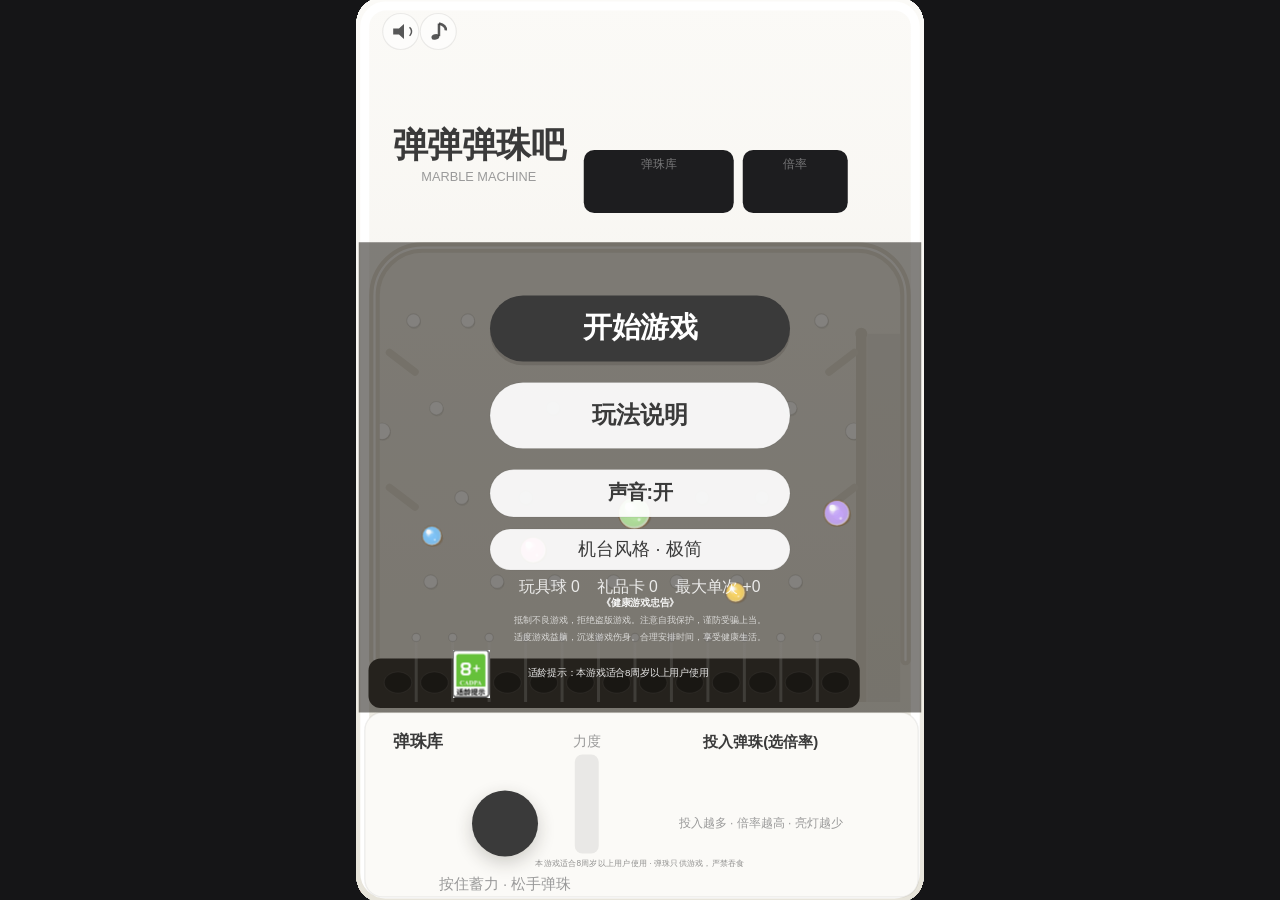
<file: marble/index.html>
<!DOCTYPE html>
<html lang="zh-CN">
<head>
  <meta charset="utf-8">
  <meta name="viewport" content="width=device-width, initial-scale=1, maximum-scale=1, user-scalable=no, viewport-fit=cover">
  <title>弹弹弹珠吧 · Qiongkura</title>
  <style>
    html, body { margin: 0; padding: 0; height: 100%; background: #151517; overflow: hidden; }
    #game { position: fixed; inset: 0; width: 100%; height: 100%; display: block; touch-action: none; -webkit-user-select: none; user-select: none; }
  </style>
</head>
<body>
  <canvas id="game"></canvas>
  <script>
    /* 浏览器调试:收集错误供自动化检查 */
    window.__mgErrors = [];
    window.addEventListener('error', function (e) {
      var msg = '[MG Error] ' + e.message + ' @ ' + e.filename + ':' + e.lineno;
      console.error(msg);
      window.__mgErrors.push(msg);
    });
  </script>
  <!-- 加载顺序即依赖顺序,与 game.js (小游戏入口) 保持一致 -->
  <script src="src/core/util.js"></script>
  <script src="src/platform/platform.js"></script>
  <script src="src/core/audio.js"></script>
  <script src="src/game/agebadge.js"></script>
  <script src="src/game/music.js"></script>
  <script src="src/core/physics.js"></script>
  <script src="src/game/config.js"></script>
  <script src="src/game/entities.js"></script>
  <script src="src/game/board.js"></script>
  <script src="src/game/fx.js"></script>
  <script src="src/game/ui.js"></script>
  <script src="src/game/marble-game.js"></script>
  <script src="src/main.js"></script>
</body>
</html>
</file>
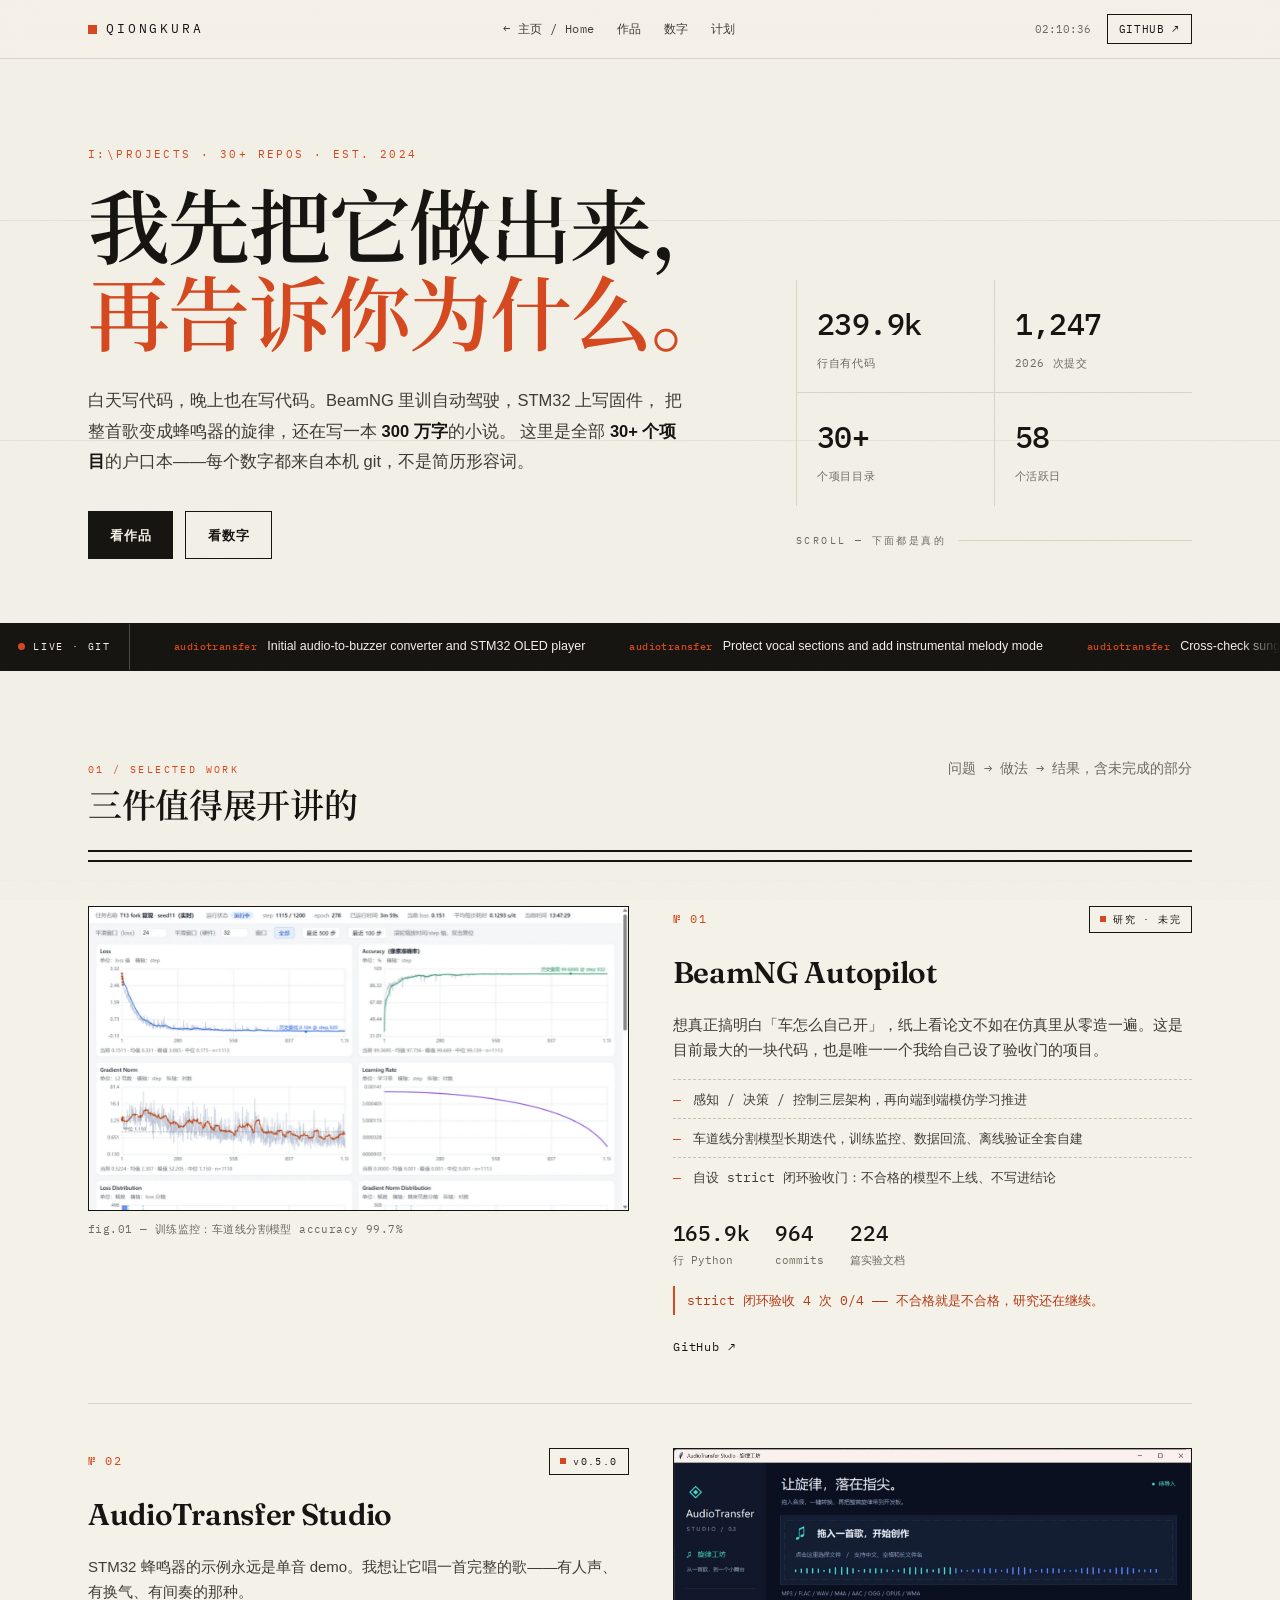
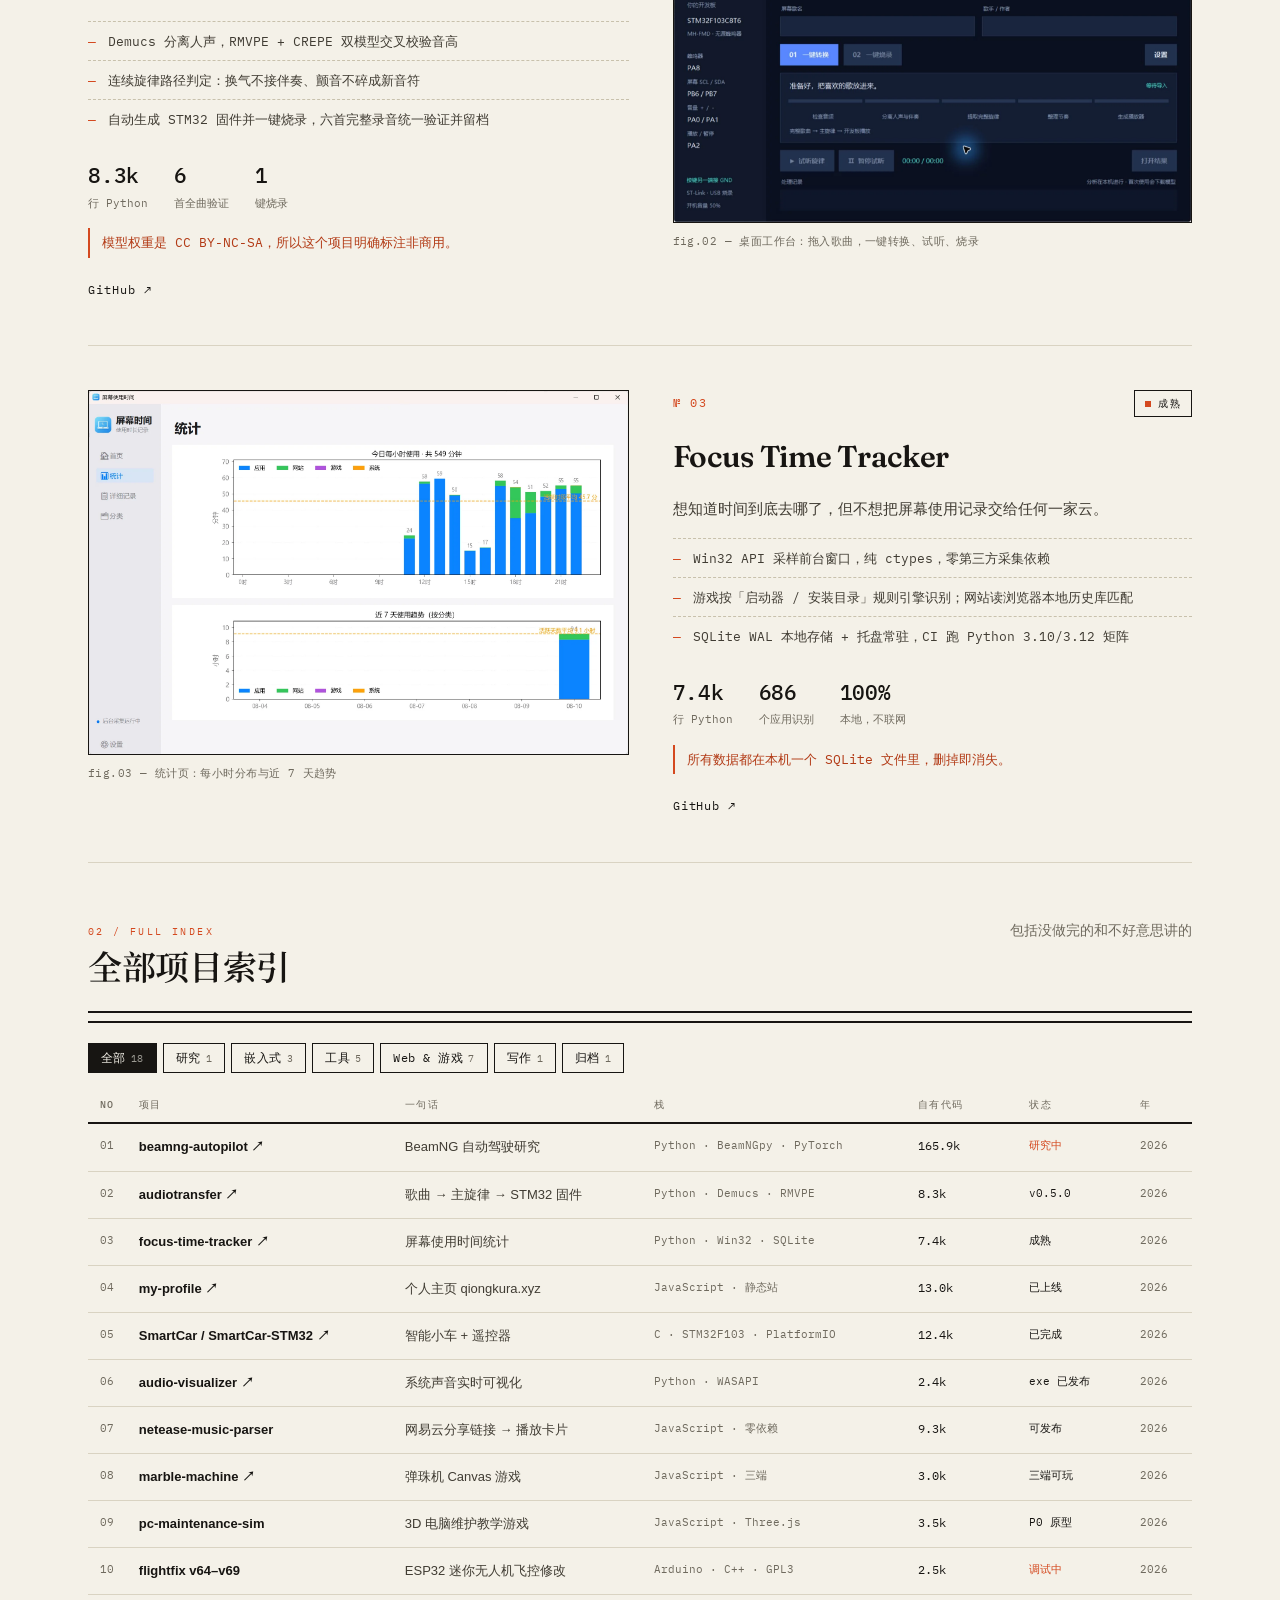
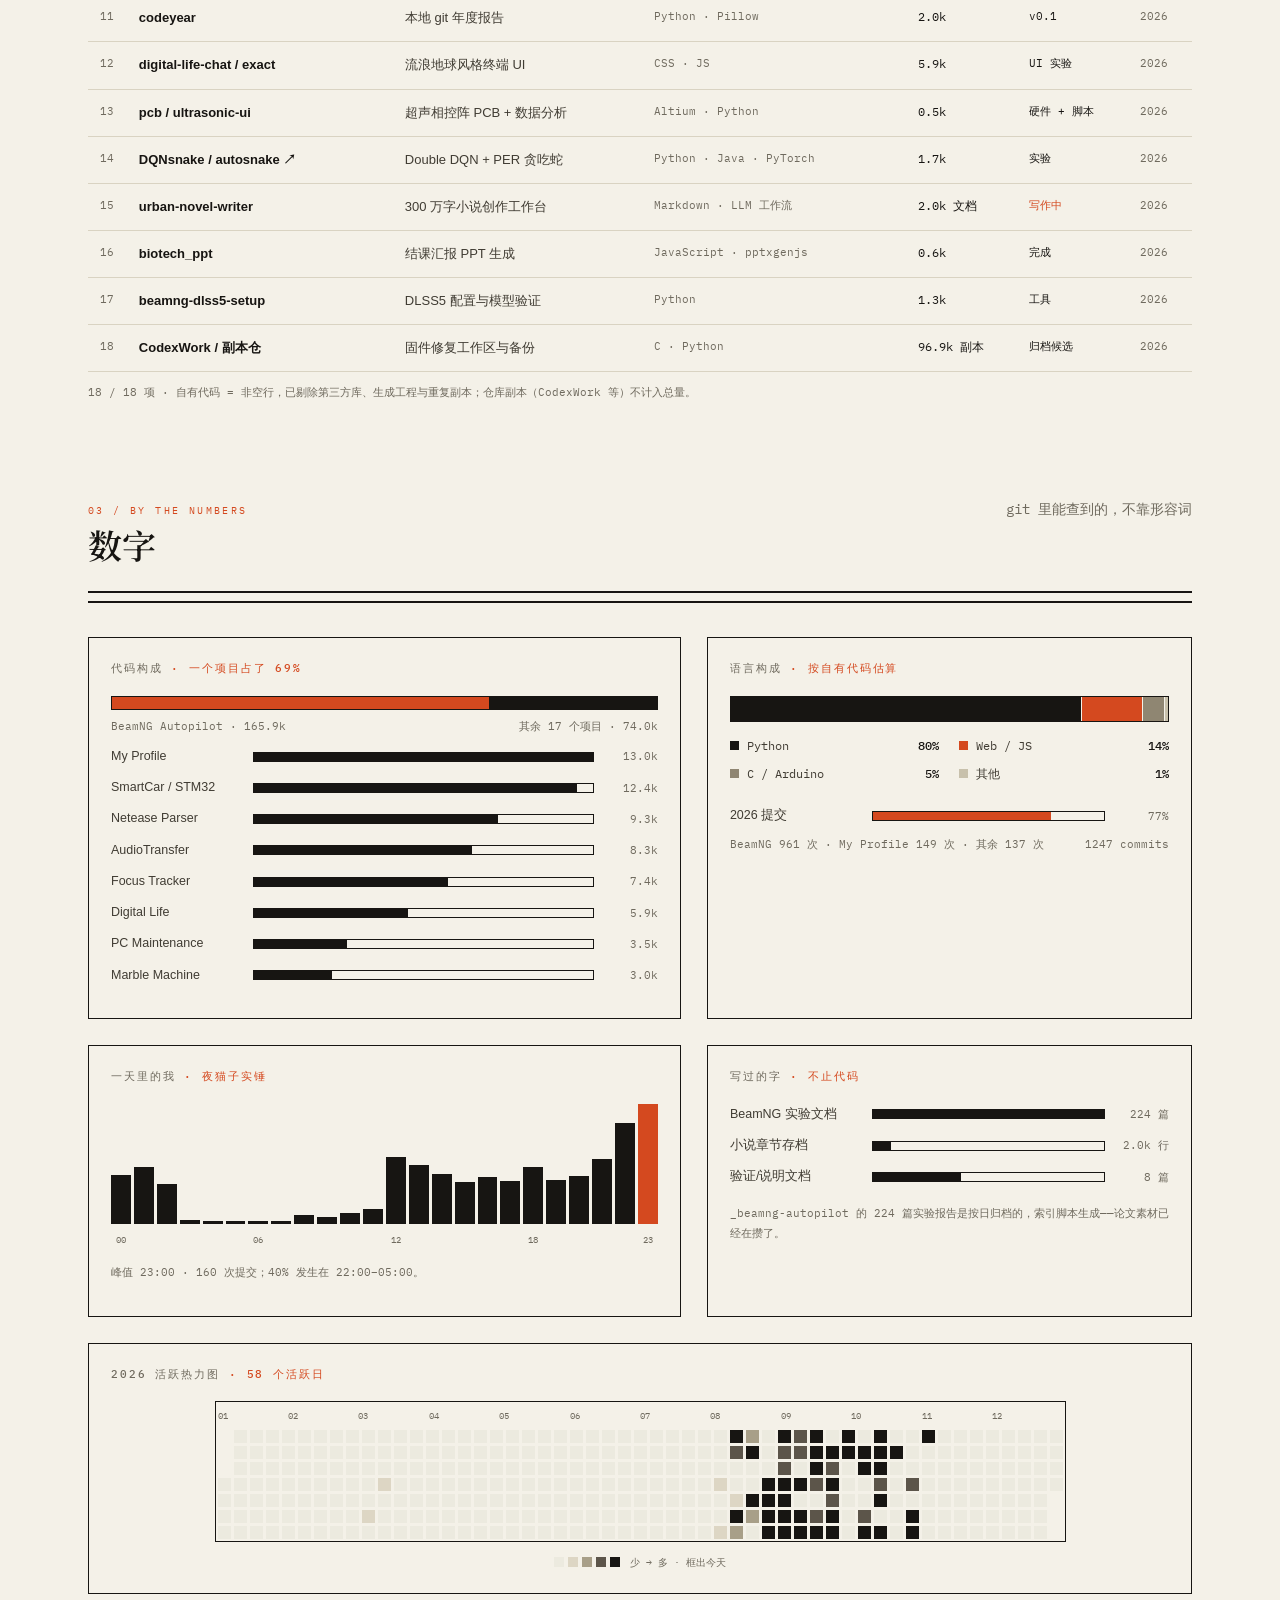
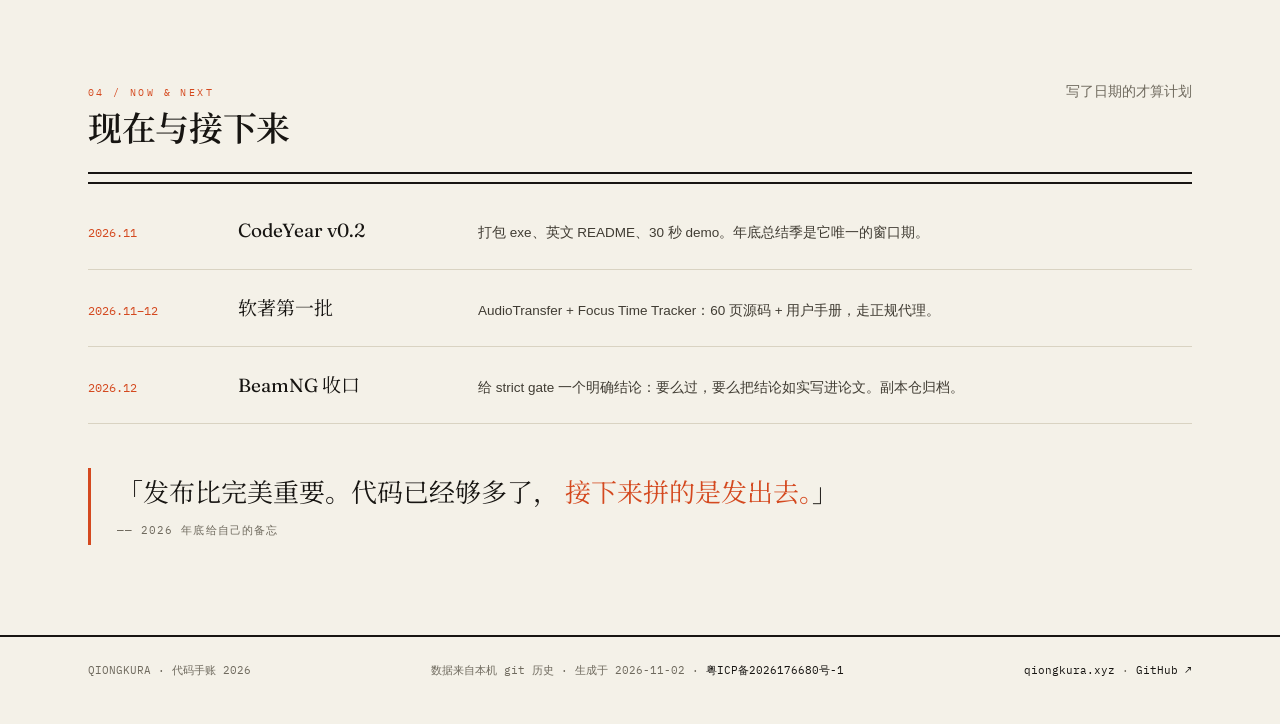
<file: portfolio/index.html>
<!doctype html>
<html lang="zh-CN">
<head>
<meta charset="utf-8">
<meta name="viewport" content="width=device-width,initial-scale=1">
<title>Qiongkura · 代码手账 2026</title>
<meta name="description" content="Qiongkura 的代码手账：自动驾驶研究、嵌入式固件、本地优先工具与一本 300 万字的小说。全部数据来自本机 git 历史。">
<link rel="icon" href="data:image/svg+xml,%3Csvg xmlns='http://www.w3.org/2000/svg' viewBox='0 0 32 32'%3E%3Crect width='32' height='32' fill='%23d4491f'/%3E%3Ctext x='16' y='23' font-family='monospace' font-size='19' fill='%23f4f1e8' text-anchor='middle'%3EQ%3C/text%3E%3C/svg%3E">
<link rel="preconnect" href="https://fonts.googleapis.com">
<link rel="preconnect" href="https://fonts.gstatic.com" crossorigin>
<link href="https://fonts.googleapis.com/css2?family=Fraunces:opsz,wght@9..144,500;9..144,600&family=IBM+Plex+Mono:wght@400;500&family=Noto+Serif+SC:wght@600&display=swap" rel="stylesheet" media="print" onload="this.media='all'">
<noscript><link href="https://fonts.googleapis.com/css2?family=Fraunces:opsz,wght@9..144,500;9..144,600&family=IBM+Plex+Mono:wght@400;500&family=Noto+Serif+SC:wght@600&display=swap" rel="stylesheet"></noscript>
<style>
:root{
  --paper:#f4f1e8; --paper2:#eceadf; --ink:#171512; --ink2:#403c33;
  --muted:#6f6a5e; --line:#d9d3c2; --line2:#c8c1ac;
  --acc:#d4491f; --acc2:#b23a15;
  --serif:"Fraunces","Noto Serif SC","Songti SC",Georgia,serif;
  --sans:-apple-system,BlinkMacSystemFont,"Segoe UI","Microsoft YaHei","PingFang SC",sans-serif;
  --mono:"IBM Plex Mono",Consolas,"SFMono-Regular",Menlo,monospace;
  --ease:cubic-bezier(.22,1,.36,1);
}
*{box-sizing:border-box}
html{scroll-behavior:smooth}
body{margin:0;background:var(--paper);color:var(--ink);font-family:var(--sans);
  font-size:15px;line-height:1.7;-webkit-font-smoothing:antialiased}
::selection{background:var(--acc);color:var(--paper)}
body::before{content:"";position:fixed;inset:0;pointer-events:none;z-index:0;opacity:.5;
  background-image:url("data:image/svg+xml,%3Csvg xmlns='http://www.w3.org/2000/svg' width='140' height='140'%3E%3Cfilter id='n'%3E%3CfeTurbulence type='fractalNoise' baseFrequency='.9' numOctaves='2'/%3E%3CfeColorMatrix values='0 0 0 0 0 0 0 0 0 0 0 0 0 0 0 0 0 0 .035 0'/%3E%3C/filter%3E%3Crect width='140' height='140' filter='url(%23n)'/%3E%3C/svg%3E")}
body::after{content:"";position:fixed;inset:0;pointer-events:none;z-index:0;opacity:.55;
  background-image:linear-gradient(var(--line) 1px,transparent 1px);
  background-size:100% 220px;
  mask-image:linear-gradient(180deg,transparent,#000 140px,#000 calc(100% - 200px),transparent)}
.wrap{max-width:1160px;margin:0 auto;padding:0 28px;position:relative;z-index:1}
.mono{font-family:var(--mono)}
a{color:inherit}
h1,h2,h3{margin:0;font-weight:600}

/* progress */
#progress{position:fixed;top:0;left:0;height:2px;width:0;background:var(--acc);z-index:99}

/* nav */
header{position:sticky;top:0;z-index:50;background:rgba(244,241,232,.88);
  backdrop-filter:blur(10px);border-bottom:1px solid var(--line)}
.nav{max-width:1160px;margin:0 auto;padding:0 28px;height:58px;display:flex;
  align-items:center;justify-content:space-between;gap:24px}
.logo{font-family:var(--mono);font-size:13px;letter-spacing:.22em;text-decoration:none;
  display:inline-flex;align-items:center;gap:9px}
.logo i{width:9px;height:9px;background:var(--acc);display:inline-block}
.nav-links{display:flex;gap:22px;font-size:13px}
.nav-links a{color:var(--ink2);text-decoration:none;font-family:var(--mono);font-size:12px;
  letter-spacing:.04em}
.nav-meta{display:flex;align-items:center;gap:16px;font-family:var(--mono);font-size:11px;
  color:var(--muted)}
.nav-gh{color:var(--ink);text-decoration:none;border:1px solid var(--ink);padding:5px 11px;
  font-size:11px;letter-spacing:.06em;transition:background .2s,color .2s}
.nav-gh:hover{background:var(--ink);color:var(--paper)}

/* links with animated underline */
.u{color:var(--ink);text-decoration:none;
  background:linear-gradient(var(--acc),var(--acc)) no-repeat 0 100%/0 2px;
  transition:background-size .35s var(--ease);padding-bottom:2px}
.u:hover{background-size:100% 2px}

/* hero */
.hero{padding:86px 0 64px;display:grid;grid-template-columns:1.25fr .75fr;gap:48px;
  align-items:end}
.kicker{font-family:var(--mono);font-size:11px;letter-spacing:.22em;color:var(--acc);
  margin:0 0 22px}
h1{font-family:var(--serif);font-size:clamp(46px,6.4vw,84px);line-height:1.06;
  letter-spacing:-.02em;font-weight:600}
h1 em{font-style:normal;color:var(--acc)}
.lede{margin:26px 0 0;font-size:16.5px;line-height:1.85;color:var(--ink2);max-width:600px}
.lede b{color:var(--ink);font-weight:600}
.cta-row{display:flex;gap:12px;margin-top:34px}
.btn{display:inline-flex;align-items:center;gap:10px;padding:12px 22px;background:var(--ink);
  color:var(--paper);font-size:13px;font-weight:600;text-decoration:none;
  font-family:var(--mono);letter-spacing:.06em;transition:background .2s;will-change:transform}
.btn:hover{background:var(--acc)}
.btn.ghost{background:transparent;color:var(--ink);border:1px solid var(--ink)}
.btn.ghost:hover{background:var(--ink);color:var(--paper)}
.hero-stats{display:grid;grid-template-columns:1fr 1fr;border-left:1px solid var(--line)}
.hs{padding:18px 20px;border-bottom:1px solid var(--line)}
.hs:nth-child(odd){border-right:1px solid var(--line)}
.hs:nth-last-child(-n+2){border-bottom:0}
.hs b{display:block;font-family:var(--mono);font-size:30px;font-weight:500;
  letter-spacing:-.02em;font-variant-numeric:tabular-nums}
.hs span{font-size:11px;color:var(--muted);font-family:var(--mono);letter-spacing:.06em}
.scroll-hint{font-family:var(--mono);font-size:10px;letter-spacing:.24em;color:var(--muted);
  margin-top:26px;display:flex;align-items:center;gap:12px}
.scroll-hint::after{content:"";flex:1;height:1px;background:var(--line)}

/* ticker */
.ticker{border-top:1px solid var(--ink);border-bottom:1px solid var(--ink);background:var(--ink);
  color:var(--paper);overflow:hidden;position:relative;z-index:1}
.ticker-inner{display:flex;align-items:center;height:46px}
.tick-label{flex:none;padding:0 18px;border-right:1px solid rgba(244,241,232,.25);
  font-family:var(--mono);font-size:10px;letter-spacing:.18em;display:flex;align-items:center;
  gap:8px;height:100%;background:var(--ink)}
.tick-label i{width:7px;height:7px;border-radius:50%;background:var(--acc);
  animation:pulse 1.6s ease-in-out infinite}
@keyframes pulse{50%{opacity:.25}}
.tick-viewport{flex:1;overflow:hidden;height:100%;display:flex;align-items:center;
  mask-image:linear-gradient(90deg,transparent,#000 40px,#000 calc(100% - 40px),transparent)}
.tick-track{display:flex;gap:44px;width:max-content;animation:tick 70s linear infinite;
  padding-left:44px}
.ticker:hover .tick-track{animation-play-state:paused}
@keyframes tick{to{transform:translateX(-50%)}}
.tick-item{display:flex;align-items:baseline;gap:10px;font-size:12.5px;white-space:nowrap}
.tick-item b{font-family:var(--mono);font-size:10px;color:var(--acc);font-weight:500;
  letter-spacing:.04em}

/* sections */
section{padding:86px 0 0;scroll-margin-top:70px}
.sec-head{display:flex;align-items:baseline;justify-content:space-between;gap:20px;
  flex-wrap:wrap;border-bottom:2px solid var(--ink);padding-bottom:14px;margin-bottom:8px}
.sec-index{font-family:var(--mono);font-size:10px;letter-spacing:.24em;color:var(--acc)}
.sec-head h2{font-family:var(--serif);font-size:34px;letter-spacing:-.01em}
.sec-sub{color:var(--muted);font-size:13.5px;font-family:var(--mono)}

/* case studies */
.case{display:grid;grid-template-columns:1.02fr .98fr;gap:44px;padding:44px 0;
  border-bottom:1px solid var(--line)}
.case.flip .case-media{order:2}
.case-media figure{margin:0}
.case-shot{margin:0;border:1px solid var(--ink);background:var(--paper2);overflow:hidden;
  transform-style:preserve-3d;
  transition:transform .18s ease-out,box-shadow .3s var(--ease)}
.case-shot img{display:block;width:100%;height:auto;transform:scale(1.001);
  transition:transform .8s var(--ease);will-change:transform}
.case:hover .case-shot img{transform:scale(1.025)}
.case:hover .case-shot{box-shadow:6px 6px 0 var(--ink)}
figcaption{font-family:var(--mono);font-size:10.5px;color:var(--muted);margin-top:10px;
  letter-spacing:.04em}
.case-top{display:flex;align-items:center;justify-content:space-between;margin-bottom:14px}
.case-no{font-family:var(--mono);font-size:12px;color:var(--acc);letter-spacing:.14em}
.stamp{font-family:var(--mono);font-size:10px;letter-spacing:.14em;border:1px solid var(--ink);
  padding:4px 10px;display:inline-flex;align-items:center;gap:7px}
.stamp i{width:6px;height:6px;background:var(--acc);display:inline-block}
.case h3{font-family:var(--serif);font-size:30px;letter-spacing:-.01em;margin-bottom:14px}
.case .why{color:var(--ink2);margin:0 0 16px}
.how{list-style:none;margin:0 0 20px;padding:0;font-family:var(--mono);font-size:12.5px;
  line-height:1.6}
.how li{padding:9px 0 9px 20px;border-top:1px dashed var(--line2);position:relative;color:var(--ink2)}
.how li::before{content:"—";position:absolute;left:0;color:var(--acc)}
.case-meta{display:flex;gap:26px;flex-wrap:wrap;margin-bottom:16px}
.case-meta span{font-size:11px;color:var(--muted);font-family:var(--mono)}
.case-meta b{display:block;font-family:var(--mono);font-size:21px;font-weight:500;
  color:var(--ink);letter-spacing:-.01em}
.honest{font-size:12.5px;color:var(--acc2);border-left:2px solid var(--acc);
  padding:4px 0 4px 12px;margin:0 0 18px;font-family:var(--mono)}
.case-link{font-family:var(--mono);font-size:12px;letter-spacing:.08em}

/* index table */
.filters{display:flex;gap:6px;flex-wrap:wrap;margin:20px 0 14px}
.filter{background:transparent;border:1px solid var(--ink);color:var(--ink);border-radius:0;
  padding:6px 12px;font-size:11.5px;cursor:pointer;font-family:var(--mono);letter-spacing:.04em;
  transition:background .15s,color .15s}
.filter span{color:var(--muted);margin-left:5px;font-size:10px}
.filter.on{background:var(--ink);color:var(--paper)}
.filter.on span{color:rgba(244,241,232,.6)}
.filter:hover:not(.on){background:var(--paper2)}
.index-table{width:100%;border-collapse:collapse;font-size:13px}
.index-table th{font-family:var(--mono);font-size:10px;letter-spacing:.14em;color:var(--muted);
  text-align:left;font-weight:500;padding:9px 12px;border-bottom:2px solid var(--ink)}
.index-table td{padding:12px;border-bottom:1px solid var(--line);vertical-align:top}
.index-table tr{transition:background .15s}
.index-table tbody tr:hover{background:var(--paper2)}
.index-table .t-no{font-family:var(--mono);font-size:11px;color:var(--muted);width:34px}
.index-table .t-name{font-weight:600;white-space:nowrap}
.index-table .t-name a{text-decoration:none}
.index-table .t-name a:hover{color:var(--acc)}
.index-table .t-desc{color:var(--ink2)}
.index-table .t-stack{font-family:var(--mono);font-size:11px;color:var(--muted)}
.index-table .t-loc{font-family:var(--mono);font-size:12px;font-variant-numeric:tabular-nums}
.index-table .t-status{font-family:var(--mono);font-size:11px;white-space:nowrap}
.index-table .t-status.hot{color:var(--acc)}
.index-note{font-family:var(--mono);font-size:10.5px;color:var(--muted);margin-top:12px}

/* numbers */
.num-grid{display:grid;grid-template-columns:1.1fr .9fr;gap:26px;margin-top:34px}
.num-panel{border:1px solid var(--ink);padding:22px;background:var(--paper)}
.num-panel h3{font-family:var(--mono);font-size:10.5px;letter-spacing:.18em;color:var(--muted);
  font-weight:500;margin-bottom:18px}
.num-panel h3 b{color:var(--acc);font-weight:500}
.stack{display:flex;height:14px;border:1px solid var(--ink)}
.stack i{display:block;height:100%}
.stack-labels{display:flex;justify-content:space-between;font-size:10.5px;color:var(--muted);
  margin-top:8px;font-family:var(--mono)}
.bar-row{display:flex;align-items:center;gap:12px;margin:10px 0;font-size:12.5px}
.bar-name{width:130px;color:var(--ink2);overflow:hidden;text-overflow:ellipsis;white-space:nowrap}
.bar-track{flex:1;height:10px;border:1px solid var(--ink);background:var(--paper)}
.bar-track i{display:block;height:100%;background:var(--ink);transform-origin:left;
  transform:scaleX(0);transition:transform 1s var(--ease)}
.in .bar-track i{transform:scaleX(1)}
.bar-val{width:52px;text-align:right;font-family:var(--mono);font-size:11px;color:var(--muted)}
.lang-bar{display:flex;height:26px;border:1px solid var(--ink);margin-bottom:14px}
.lang-bar i{display:block;height:100%;position:relative}
.lang-bar i+ i{border-left:1px solid var(--paper)}
.lang-legend{display:grid;grid-template-columns:1fr 1fr;gap:8px 20px;font-size:12px}
.lang-legend div{display:flex;align-items:center;gap:8px;color:var(--ink2);
  font-family:var(--mono);font-size:11.5px}
.lang-legend b{margin-left:auto;font-weight:500;color:var(--ink)}
.sq{width:9px;height:9px;flex:none}
.hour-chart{display:flex;align-items:flex-end;gap:3px;height:120px}
.hour-bar{flex:1;background:var(--ink);min-height:2px;transform-origin:bottom;
  transform:scaleY(0);transition:transform .8s var(--ease)}
.in .hour-bar{transform:scaleY(1)}
.hour-bar.peak{background:var(--acc)}
.hour-labels{display:flex;gap:3px;margin-top:8px;font-family:var(--mono);font-size:9px;
  color:var(--muted)}
.hour-labels span{flex:1;text-align:center}
.heat-panel{margin-top:26px}
.heat-wrap{width:max-content;max-width:100%;margin:0 auto;overflow-x:auto;padding:6px 2px 2px;
  border:1px solid var(--ink);background:var(--paper)}
.months{display:grid;grid-template-columns:repeat(12,1fr);font-family:var(--mono);font-size:9px;
  color:var(--muted);margin-bottom:6px}
.heat{display:grid;grid-auto-flow:column;grid-template-rows:repeat(7,13px);
  grid-auto-columns:13px;gap:3px}
.cell{width:13px;height:13px;background:var(--paper2)}
.cell.out{background:transparent}
.cell.l1{background:#ddd6c4}.cell.l2{background:#a89f88}.cell.l3{background:#5c554a}
.cell.l4{background:var(--ink)}
.cell.l4.today{outline:2px solid var(--acc);outline-offset:1px}
.heat-legend{display:flex;align-items:center;justify-content:center;gap:4px;font-size:10px;
  color:var(--muted);margin-top:12px;font-family:var(--mono)}
.heat-legend .cell{width:10px;height:10px}
.num-note{font-family:var(--mono);font-size:10.5px;color:var(--muted);margin-top:16px;line-height:1.9}

/* next */
.next-list{margin-top:8px}
.next-row{display:grid;grid-template-columns:130px 220px 1fr;gap:20px;padding:22px 0;
  border-bottom:1px solid var(--line);align-items:baseline}
.next-when{font-family:var(--mono);font-size:12px;color:var(--acc)}
.next-what{font-family:var(--serif);font-size:19px}
.next-how{color:var(--ink2);font-size:13.5px}
.quote{margin:44px 0 0;padding:6px 0 6px 26px;border-left:3px solid var(--acc);
  font-family:var(--serif);font-size:26px;line-height:1.5;color:var(--ink)}
.quote small{display:block;font-family:var(--mono);font-size:10.5px;color:var(--muted);
  margin-top:10px;letter-spacing:.1em}

/* footer */
footer{border-top:2px solid var(--ink);margin-top:90px;padding:24px 0 44px}
.foot-in{max-width:1160px;margin:0 auto;padding:0 28px;display:flex;
  justify-content:space-between;gap:14px;flex-wrap:wrap;font-family:var(--mono);
  font-size:11px;color:var(--muted)}
.foot-in a{color:var(--ink);text-decoration:none}
.foot-in a:hover{color:var(--acc)}

/* reveal animation */
.rv{opacity:0;transform:translateY(20px);
  transition:opacity .75s var(--ease),transform .75s var(--ease);
  transition-delay:var(--d,0ms)}
.rv.in{opacity:1;transform:none}
.rv-line{opacity:0;transform:translateY(30px);
  transition:opacity .85s var(--ease),transform .85s var(--ease);
  transition-delay:var(--d,0ms)}
.rv-line.in{opacity:1;transform:none}
.sec-line{height:2px;background:var(--ink);transform:scaleX(0);transform-origin:left;
  transition:transform .9s var(--ease) .1s}
.sec-line.in{transform:scaleX(1)}

@media(max-width:920px){
  .hero{grid-template-columns:1fr;gap:36px;padding-top:56px}
  .hero-stats{border-left:0;grid-template-columns:repeat(4,1fr)}
  .hs{border-right:0!important;border-bottom:1px solid var(--line)}
  .hs:nth-last-child(-n+2){border-bottom:1px solid var(--line)}
  .case,.case.flip{grid-template-columns:1fr}
  .case.flip .case-media{order:0}
  .num-grid{grid-template-columns:1fr}
  .next-row{grid-template-columns:1fr;gap:6px;padding:18px 0}
}
@media(max-width:640px){
  .wrap,.nav,.foot-in{padding-left:20px;padding-right:20px}
  .hero-stats{grid-template-columns:1fr 1fr}
  .nav-links{display:none}
  h1{font-size:44px}
  .index-table .t-stack,.index-table .t-desc{display:none}
  .quote{font-size:21px}
}
@media (prefers-reduced-motion: reduce){
  *,*::before,*::after{animation:none!important;transition:none!important}
  .rv,.rv-line{opacity:1!important;transform:none!important;clip-path:none!important}
  .sec-line,.bar-track i,.hour-bar{transform:none!important;opacity:1!important}
  .tick-track{animation:none!important}
}
</style>
</head>
<body>
<div id="progress"></div>
<header>
  <div class="nav">
    <a class="logo" href="../index.html"><i></i>QIONGKURA</a>
    <div class="nav-links">
      <a href="../index.html">← 主页 / Home</a>
      <a href="#work">作品</a><a href="#numbers">数字</a><a href="#next">计划</a>
    </div>
    <div class="nav-meta">
      <span id="clock">--:--:--</span>
      <a class="nav-gh" href="https://github.com/Qiongkura" target="_blank" rel="noopener">GITHUB ↗</a>
    </div>
  </div>
</header>

<main id="top">
  <div class="wrap">
    <section class="hero">
      <div>
        <p class="kicker rv">I:\PROJECTS · 30+ REPOS · EST. 2024</p>
        <h1 class="rv-line"><span>我先把它做出来，</span><br><em>再告诉你为什么。</em></h1>
        <p class="lede rv" style="--d:160ms">白天写代码，晚上也在写代码。BeamNG 里训自动驾驶，STM32 上写固件，
        把整首歌变成蜂鸣器的旋律，还在写一本 <b>300 万字</b>的小说。
        这里是全部 <b>30+ 个项目</b>的户口本——每个数字都来自本机 git，不是简历形容词。</p>
        <div class="cta-row rv" style="--d:260ms">
          <a class="btn" href="#work">看作品</a>
          <a class="btn ghost" href="#numbers">看数字</a>
        </div>
      </div>
      <div>
        <div class="hero-stats">
      <div class="hs rv" style="--d:120ms"><b data-count="239.9" data-dec="1" data-suffix="k">0</b><span>行自有代码</span></div>
      <div class="hs rv" style="--d:190ms"><b data-count="1247" data-sep>0</b><span>2026 次提交</span></div>
      <div class="hs rv" style="--d:260ms"><b data-count="30" data-suffix="+">0</b><span>个项目目录</span></div>
      <div class="hs rv" style="--d:330ms"><b data-count="58">0</b><span>个活跃日</span></div>
    </div>
        <p class="scroll-hint rv" style="--d:420ms">SCROLL — 下面都是真的</p>
      </div>
    </section>
  </div>

  
    <div class="ticker" aria-label="最近的真实提交记录">
      <div class="ticker-inner">
        <div class="tick-label"><i></i>LIVE · GIT</div>
        <div class="tick-viewport">
          <div class="tick-track"><span class="tick-item"><b>audiotransfer</b>Initial audio-to-buzzer converter and STM32 OLED player</span><span class="tick-item"><b>audiotransfer</b>Protect vocal sections and add instrumental melody mode</span><span class="tick-item"><b>audiotransfer</b>Cross-check sung pitch and regularize rapid vocal note changes</span><span class="tick-item"><b>audiotransfer</b>Add note-level singing transcription and keep caches on project drive</span><span class="tick-item"><b>audiotransfer</b>Unify automatic melody conversion across songs and preserve pitch timing</span><span class="tick-item"><b>audiotransfer</b>Record verified STM32 upload and on-board pause tests</span><span class="tick-item"><b>marble-machine</b>Critical fix: play-state freeze from undeclared platform var in renderPlay</span><span class="tick-item"><b>marble-machine</b>Douyin capsule rect offset correction (+21css) for HUD icon row alignment</span><span class="tick-item"><b>marble-machine</b>Age rating badge: embed the official CADPA 8+ badge as base64</span><span class="tick-item"><b>marble-machine</b>Menu compliance block: smaller CADPA badge beside the text</span><span class="tick-item"><b>audio-visualizer</b>修复：关窗后仍会触发已排队的定时器，刷 invalid command name</span><span class="tick-item"><b>audio-visualizer</b>修复 test_keeps_only_latest_frame 的竞态</span><span class="tick-item"><b>focus-time-tracker</b>CI：windows-latest 上跑 Python 3.10/3.12 矩阵测试</span><span class="tick-item"><b>focus-time-tracker</b>README：补 CI 徽章与 Release 下载入口，CI 说明改为实际状态</span><span class="tick-item"><b>my-profile</b>Add one-command web deploy script: md5-diff sync to Aliyun ECS</span><span class="tick-item"><b>SmartCar-STM32</b>Add STM32 smart car and remote controller modules</span><span class="tick-item"><b>audiotransfer</b>Initial audio-to-buzzer converter and STM32 OLED player</span><span class="tick-item"><b>audiotransfer</b>Protect vocal sections and add instrumental melody mode</span><span class="tick-item"><b>audiotransfer</b>Cross-check sung pitch and regularize rapid vocal note changes</span><span class="tick-item"><b>audiotransfer</b>Add note-level singing transcription and keep caches on project drive</span><span class="tick-item"><b>audiotransfer</b>Unify automatic melody conversion across songs and preserve pitch timing</span><span class="tick-item"><b>audiotransfer</b>Record verified STM32 upload and on-board pause tests</span><span class="tick-item"><b>marble-machine</b>Critical fix: play-state freeze from undeclared platform var in renderPlay</span><span class="tick-item"><b>marble-machine</b>Douyin capsule rect offset correction (+21css) for HUD icon row alignment</span><span class="tick-item"><b>marble-machine</b>Age rating badge: embed the official CADPA 8+ badge as base64</span><span class="tick-item"><b>marble-machine</b>Menu compliance block: smaller CADPA badge beside the text</span><span class="tick-item"><b>audio-visualizer</b>修复：关窗后仍会触发已排队的定时器，刷 invalid command name</span><span class="tick-item"><b>audio-visualizer</b>修复 test_keeps_only_latest_frame 的竞态</span><span class="tick-item"><b>focus-time-tracker</b>CI：windows-latest 上跑 Python 3.10/3.12 矩阵测试</span><span class="tick-item"><b>focus-time-tracker</b>README：补 CI 徽章与 Release 下载入口，CI 说明改为实际状态</span><span class="tick-item"><b>my-profile</b>Add one-command web deploy script: md5-diff sync to Aliyun ECS</span><span class="tick-item"><b>SmartCar-STM32</b>Add STM32 smart car and remote controller modules</span></div>
        </div>
      </div>
    </div>
    

  <div class="wrap">
    <section id="work">
      <div class="sec-head rv">
        <div><div class="sec-index">01 / SELECTED WORK</div><h2>三件值得展开讲的</h2></div>
        <span class="sec-sub">问题 → 做法 → 结果，含未完成的部分</span>
      </div>
      <div class="sec-line"></div>
      
    <article class="case">
      <div class="case-media">
        <figure>
          <div class="case-shot"><img src="assets/beamng.webp" alt="BeamNG Autopilot" width="1280" height="720" loading="lazy" decoding="async"></div>
          <figcaption>fig.01 — 训练监控：车道线分割模型 accuracy 99.7%</figcaption>
        </figure>
      </div>
      <div class="case-body">
        <div class="case-top">
          <span class="case-no">№ 01</span>
          <span class="stamp"><i></i>研究 · 未完</span>
        </div>
        <h3>BeamNG Autopilot</h3>
        <p class="why">想真正搞明白「车怎么自己开」，纸上看论文不如在仿真里从零造一遍。这是目前最大的一块代码，也是唯一一个我给自己设了验收门的项目。</p>
        <ul class="how"><li>感知 / 决策 / 控制三层架构，再向端到端模仿学习推进</li><li>车道线分割模型长期迭代，训练监控、数据回流、离线验证全套自建</li><li>自设 strict 闭环验收门：不合格的模型不上线、不写进结论</li></ul>
        <div class="case-meta"><span><b>165.9k</b>行 Python</span><span><b>964</b>commits</span><span><b>224</b>篇实验文档</span></div>
        <p class="honest">strict 闭环验收 4 次 0/4 —— 不合格就是不合格，研究还在继续。</p>
        <a class="u case-link" href="https://github.com/Qiongkura/BeamNG-autopilot" target="_blank" rel="noopener">GitHub ↗</a>
      </div>
    </article>
    
      
    <article class="case flip">
      <div class="case-media">
        <figure>
          <div class="case-shot"><img src="assets/audiotransfer.webp" alt="AudioTransfer Studio" width="1772" height="1278" loading="lazy" decoding="async"></div>
          <figcaption>fig.02 — 桌面工作台：拖入歌曲，一键转换、试听、烧录</figcaption>
        </figure>
      </div>
      <div class="case-body">
        <div class="case-top">
          <span class="case-no">№ 02</span>
          <span class="stamp"><i></i>v0.5.0</span>
        </div>
        <h3>AudioTransfer Studio</h3>
        <p class="why">STM32 蜂鸣器的示例永远是单音 demo。我想让它唱一首完整的歌——有人声、有换气、有间奏的那种。</p>
        <ul class="how"><li>Demucs 分离人声，RMVPE + CREPE 双模型交叉校验音高</li><li>连续旋律路径判定：换气不接伴奏、颤音不碎成新音符</li><li>自动生成 STM32 固件并一键烧录，六首完整录音统一验证并留档</li></ul>
        <div class="case-meta"><span><b>8.3k</b>行 Python</span><span><b>6</b>首全曲验证</span><span><b>1</b>键烧录</span></div>
        <p class="honest">模型权重是 CC BY-NC-SA，所以这个项目明确标注非商用。</p>
        <a class="u case-link" href="https://github.com/Qiongkura/audiotransfer" target="_blank" rel="noopener">GitHub ↗</a>
      </div>
    </article>
    
      
    <article class="case">
      <div class="case-media">
        <figure>
          <div class="case-shot"><img src="assets/focus.webp" alt="Focus Time Tracker" width="1802" height="1215" loading="lazy" decoding="async"></div>
          <figcaption>fig.03 — 统计页：每小时分布与近 7 天趋势</figcaption>
        </figure>
      </div>
      <div class="case-body">
        <div class="case-top">
          <span class="case-no">№ 03</span>
          <span class="stamp"><i></i>成熟</span>
        </div>
        <h3>Focus Time Tracker</h3>
        <p class="why">想知道时间到底去哪了，但不想把屏幕使用记录交给任何一家云。</p>
        <ul class="how"><li>Win32 API 采样前台窗口，纯 ctypes，零第三方采集依赖</li><li>游戏按「启动器 / 安装目录」规则引擎识别；网站读浏览器本地历史库匹配</li><li>SQLite WAL 本地存储 + 托盘常驻，CI 跑 Python 3.10/3.12 矩阵</li></ul>
        <div class="case-meta"><span><b>7.4k</b>行 Python</span><span><b>686</b>个应用识别</span><span><b>100%</b>本地，不联网</span></div>
        <p class="honest">所有数据都在本机一个 SQLite 文件里，删掉即消失。</p>
        <a class="u case-link" href="https://github.com/Qiongkura/Focus-time-tracker" target="_blank" rel="noopener">GitHub ↗</a>
      </div>
    </article>
    

      <div class="sec-head rv" style="margin-top:56px">
        <div><div class="sec-index">02 / FULL INDEX</div><h2>全部项目索引</h2></div>
        <span class="sec-sub">包括没做完的和不好意思讲的</span>
      </div>
      <div class="sec-line"></div>
      
    <div class="filters"><button class="filter on" data-filter="all">全部<span>18</span></button><button class="filter" data-filter="research">研究<span>1</span></button><button class="filter" data-filter="embedded">嵌入式<span>3</span></button><button class="filter" data-filter="tools">工具<span>5</span></button><button class="filter" data-filter="web">Web & 游戏<span>7</span></button><button class="filter" data-filter="writing">写作<span>1</span></button><button class="filter" data-filter="archive">归档<span>1</span></button></div>
    <table class="index-table">
      <thead>
        <tr><th>NO</th><th>项目</th><th>一句话</th><th>栈</th><th>自有代码</th><th>状态</th><th>年</th></tr>
      </thead>
      <tbody><tr data-cat="research"><td class="t-no">01</td><td class="t-name"><a href="https://github.com/Qiongkura/BeamNG-autopilot" target="_blank" rel="noopener">beamng-autopilot ↗</a></td><td class="t-desc">BeamNG 自动驾驶研究</td><td class="t-stack">Python · BeamNGpy · PyTorch</td><td class="t-loc">165.9k</td><td class="t-status hot">研究中</td><td class="t-stack">2026</td></tr><tr data-cat="tools"><td class="t-no">02</td><td class="t-name"><a href="https://github.com/Qiongkura/audiotransfer" target="_blank" rel="noopener">audiotransfer ↗</a></td><td class="t-desc">歌曲 → 主旋律 → STM32 固件</td><td class="t-stack">Python · Demucs · RMVPE</td><td class="t-loc">8.3k</td><td class="t-status">v0.5.0</td><td class="t-stack">2026</td></tr><tr data-cat="tools"><td class="t-no">03</td><td class="t-name"><a href="https://github.com/Qiongkura/Focus-time-tracker" target="_blank" rel="noopener">focus-time-tracker ↗</a></td><td class="t-desc">屏幕使用时间统计</td><td class="t-stack">Python · Win32 · SQLite</td><td class="t-loc">7.4k</td><td class="t-status">成熟</td><td class="t-stack">2026</td></tr><tr data-cat="web"><td class="t-no">04</td><td class="t-name"><a href="https://github.com/Qiongkura/my-profile" target="_blank" rel="noopener">my-profile ↗</a></td><td class="t-desc">个人主页 qiongkura.xyz</td><td class="t-stack">JavaScript · 静态站</td><td class="t-loc">13.0k</td><td class="t-status">已上线</td><td class="t-stack">2026</td></tr><tr data-cat="embedded"><td class="t-no">05</td><td class="t-name"><a href="https://github.com/Qiongkura/SmartCar-STM32" target="_blank" rel="noopener">SmartCar / SmartCar-STM32 ↗</a></td><td class="t-desc">智能小车 + 遥控器</td><td class="t-stack">C · STM32F103 · PlatformIO</td><td class="t-loc">12.4k</td><td class="t-status">已完成</td><td class="t-stack">2026</td></tr><tr data-cat="tools"><td class="t-no">06</td><td class="t-name"><a href="https://github.com/Qiongkura/audio-visualizer" target="_blank" rel="noopener">audio-visualizer ↗</a></td><td class="t-desc">系统声音实时可视化</td><td class="t-stack">Python · WASAPI</td><td class="t-loc">2.4k</td><td class="t-status">exe 已发布</td><td class="t-stack">2026</td></tr><tr data-cat="web"><td class="t-no">07</td><td class="t-name">netease-music-parser</td><td class="t-desc">网易云分享链接 → 播放卡片</td><td class="t-stack">JavaScript · 零依赖</td><td class="t-loc">9.3k</td><td class="t-status">可发布</td><td class="t-stack">2026</td></tr><tr data-cat="web"><td class="t-no">08</td><td class="t-name"><a href="/marble/">marble-machine ↗</a></td><td class="t-desc">弹珠机 Canvas 游戏</td><td class="t-stack">JavaScript · 三端</td><td class="t-loc">3.0k</td><td class="t-status">三端可玩</td><td class="t-stack">2026</td></tr><tr data-cat="web"><td class="t-no">09</td><td class="t-name">pc-maintenance-sim</td><td class="t-desc">3D 电脑维护教学游戏</td><td class="t-stack">JavaScript · Three.js</td><td class="t-loc">3.5k</td><td class="t-status">P0 原型</td><td class="t-stack">2026</td></tr><tr data-cat="embedded"><td class="t-no">10</td><td class="t-name">flightfix v64–v69</td><td class="t-desc">ESP32 迷你无人机飞控修改</td><td class="t-stack">Arduino · C++ · GPL3</td><td class="t-loc">2.5k</td><td class="t-status hot">调试中</td><td class="t-stack">2026</td></tr><tr data-cat="tools"><td class="t-no">11</td><td class="t-name">codeyear</td><td class="t-desc">本地 git 年度报告</td><td class="t-stack">Python · Pillow</td><td class="t-loc">2.0k</td><td class="t-status">v0.1</td><td class="t-stack">2026</td></tr><tr data-cat="web"><td class="t-no">12</td><td class="t-name">digital-life-chat / exact</td><td class="t-desc">流浪地球风格终端 UI</td><td class="t-stack">CSS · JS</td><td class="t-loc">5.9k</td><td class="t-status">UI 实验</td><td class="t-stack">2026</td></tr><tr data-cat="embedded"><td class="t-no">13</td><td class="t-name">pcb / ultrasonic-ui</td><td class="t-desc">超声相控阵 PCB + 数据分析</td><td class="t-stack">Altium · Python</td><td class="t-loc">0.5k</td><td class="t-status">硬件 + 脚本</td><td class="t-stack">2026</td></tr><tr data-cat="web"><td class="t-no">14</td><td class="t-name"><a href="https://github.com/Qiongkura/DQN-Reinforcement-Learning-Snake" target="_blank" rel="noopener">DQNsnake / autosnake ↗</a></td><td class="t-desc">Double DQN + PER 贪吃蛇</td><td class="t-stack">Python · Java · PyTorch</td><td class="t-loc">1.7k</td><td class="t-status">实验</td><td class="t-stack">2026</td></tr><tr data-cat="writing"><td class="t-no">15</td><td class="t-name">urban-novel-writer</td><td class="t-desc">300 万字小说创作工作台</td><td class="t-stack">Markdown · LLM 工作流</td><td class="t-loc">2.0k 文档</td><td class="t-status hot">写作中</td><td class="t-stack">2026</td></tr><tr data-cat="web"><td class="t-no">16</td><td class="t-name">biotech_ppt</td><td class="t-desc">结课汇报 PPT 生成</td><td class="t-stack">JavaScript · pptxgenjs</td><td class="t-loc">0.6k</td><td class="t-status">完成</td><td class="t-stack">2026</td></tr><tr data-cat="tools"><td class="t-no">17</td><td class="t-name">beamng-dlss5-setup</td><td class="t-desc">DLSS5 配置与模型验证</td><td class="t-stack">Python</td><td class="t-loc">1.3k</td><td class="t-status">工具</td><td class="t-stack">2026</td></tr><tr data-cat="archive"><td class="t-no">18</td><td class="t-name">CodexWork / 副本仓</td><td class="t-desc">固件修复工作区与备份</td><td class="t-stack">C · Python</td><td class="t-loc">96.9k 副本</td><td class="t-status">归档候选</td><td class="t-stack">2026</td></tr></tbody>
    </table>
    <p class="index-note"><span id="row-count">18 / 18 项</span>
      · 自有代码 = 非空行，已剔除第三方库、生成工程与重复副本；仓库副本（CodexWork 等）不计入总量。</p>
    
    </section>

    <section id="numbers">
      <div class="sec-head rv">
        <div><div class="sec-index">03 / BY THE NUMBERS</div><h2>数字</h2></div>
        <span class="sec-sub">git 里能查到的，不靠形容词</span>
      </div>
      <div class="sec-line"></div>
      
    <div class="num-grid">
      <div class="num-panel rv">
        <h3>代码构成 <b>· 一个项目占了 69%</b></h3>
        <div class="stack">
          <i style="width:69.2%;background:var(--acc)"></i>
          <i style="width:30.8%;background:var(--ink)"></i>
        </div>
        <div class="stack-labels"><span>BeamNG Autopilot · 165.9k</span><span>其余 17 个项目 · 74.0k</span></div>
        <div class="bar-row"><span class="bar-name">My Profile</span><div class="bar-track"><i style="width:100.0%"></i></div><span class="bar-val">13.0k</span></div><div class="bar-row"><span class="bar-name">SmartCar / STM32</span><div class="bar-track"><i style="width:95.3%"></i></div><span class="bar-val">12.4k</span></div><div class="bar-row"><span class="bar-name">Netease Parser</span><div class="bar-track"><i style="width:72.0%"></i></div><span class="bar-val">9.3k</span></div><div class="bar-row"><span class="bar-name">AudioTransfer</span><div class="bar-track"><i style="width:64.4%"></i></div><span class="bar-val">8.3k</span></div><div class="bar-row"><span class="bar-name">Focus Tracker</span><div class="bar-track"><i style="width:57.3%"></i></div><span class="bar-val">7.4k</span></div><div class="bar-row"><span class="bar-name">Digital Life</span><div class="bar-track"><i style="width:45.3%"></i></div><span class="bar-val">5.9k</span></div><div class="bar-row"><span class="bar-name">PC Maintenance</span><div class="bar-track"><i style="width:27.3%"></i></div><span class="bar-val">3.5k</span></div><div class="bar-row"><span class="bar-name">Marble Machine</span><div class="bar-track"><i style="width:23.1%"></i></div><span class="bar-val">3.0k</span></div>
      </div>
      <div class="num-panel rv" style="--d:90ms">
        <h3>语言构成 <b>· 按自有代码估算</b></h3>
        <div class="lang-bar"><i style="width:80%;background:#171512"></i><i style="width:14%;background:#d4491f"></i><i style="width:5%;background:#8f8672"></i><i style="width:1%;background:#c8c1ac"></i></div>
        <div class="lang-legend"><div><span class="sq" style="background:#171512"></span>Python<b>80%</b></div><div><span class="sq" style="background:#d4491f"></span>Web / JS<b>14%</b></div><div><span class="sq" style="background:#8f8672"></span>C / Arduino<b>5%</b></div><div><span class="sq" style="background:#c8c1ac"></span>其他<b>1%</b></div></div>
        <div class="bar-row" style="margin-top:22px">
          <span class="bar-name">2026 提交</span>
          <div class="bar-track"><i style="width:77.1%;background:var(--acc)"></i></div>
          <span class="bar-val">77%</span>
        </div>
        <div class="stack-labels"><span>BeamNG 961 次 · My Profile 149 次 · 其余 137 次</span><span>1247 commits</span></div>
      </div>
      <div class="num-panel rv">
        <h3>一天里的我 <b>· 夜猫子实锤</b></h3>
        <div class="hour-chart"><div class="hour-bar" style="height:40.6%" title="00:00 · 65 次提交"></div><div class="hour-bar" style="height:47.5%" title="01:00 · 76 次提交"></div><div class="hour-bar" style="height:33.1%" title="02:00 · 53 次提交"></div><div class="hour-bar" style="height:3.1%" title="03:00 · 5 次提交"></div><div class="hour-bar" style="height:2.0%" title="04:00 · 0 次提交"></div><div class="hour-bar" style="height:2.0%" title="05:00 · 1 次提交"></div><div class="hour-bar" style="height:2.0%" title="06:00 · 0 次提交"></div><div class="hour-bar" style="height:2.0%" title="07:00 · 2 次提交"></div><div class="hour-bar" style="height:7.5%" title="08:00 · 12 次提交"></div><div class="hour-bar" style="height:5.6%" title="09:00 · 9 次提交"></div><div class="hour-bar" style="height:9.4%" title="10:00 · 15 次提交"></div><div class="hour-bar" style="height:12.5%" title="11:00 · 20 次提交"></div><div class="hour-bar" style="height:55.6%" title="12:00 · 89 次提交"></div><div class="hour-bar" style="height:49.4%" title="13:00 · 79 次提交"></div><div class="hour-bar" style="height:41.2%" title="14:00 · 66 次提交"></div><div class="hour-bar" style="height:35.0%" title="15:00 · 56 次提交"></div><div class="hour-bar" style="height:39.4%" title="16:00 · 63 次提交"></div><div class="hour-bar" style="height:35.6%" title="17:00 · 57 次提交"></div><div class="hour-bar" style="height:47.5%" title="18:00 · 76 次提交"></div><div class="hour-bar" style="height:36.2%" title="19:00 · 58 次提交"></div><div class="hour-bar" style="height:40.0%" title="20:00 · 64 次提交"></div><div class="hour-bar" style="height:54.4%" title="21:00 · 87 次提交"></div><div class="hour-bar" style="height:83.8%" title="22:00 · 134 次提交"></div><div class="hour-bar peak" style="height:100.0%" title="23:00 · 160 次提交"></div></div>
        <div class="hour-labels"><span>00</span><span></span><span></span><span></span><span></span><span></span><span>06</span><span></span><span></span><span></span><span></span><span></span><span>12</span><span></span><span></span><span></span><span></span><span></span><span>18</span><span></span><span></span><span></span><span></span><span>23</span></div>
        <p class="num-note">峰值 23:00 · 160 次提交；40% 发生在 22:00–05:00。</p>
      </div>
      <div class="num-panel rv" style="--d:90ms">
        <h3>写过的字 <b>· 不止代码</b></h3>
        <div class="bar-row"><span class="bar-name">BeamNG 实验文档</span>
          <div class="bar-track"><i style="width:100%"></i></div><span class="bar-val">224 篇</span></div>
        <div class="bar-row"><span class="bar-name">小说章节存档</span>
          <div class="bar-track"><i style="width:8%"></i></div><span class="bar-val">2.0k 行</span></div>
        <div class="bar-row"><span class="bar-name">验证/说明文档</span>
          <div class="bar-track"><i style="width:38%"></i></div><span class="bar-val">8 篇</span></div>
        <p class="num-note">_beamng-autopilot 的 224 篇实验报告是按日归档的，索引脚本生成——论文素材已经在攒了。</p>
      </div>
    </div>
    
    <div class="num-panel heat-panel">
      <h3>2026 活跃热力图 <b>· 58 个活跃日</b></h3>
      <div class="heat-wrap">
        <div class="months"><span>01</span><span>02</span><span>03</span><span>04</span><span>05</span><span>06</span><span>07</span><span>08</span><span>09</span><span>10</span><span>11</span><span>12</span></div>
        <div class="heat"><span class="cell out" title=""></span><span class="cell out" title=""></span><span class="cell out" title=""></span><span class="cell l0" title="2026-01-01 · 0 次提交"></span><span class="cell l0" title="2026-01-02 · 0 次提交"></span><span class="cell l0" title="2026-01-03 · 0 次提交"></span><span class="cell l0" title="2026-01-04 · 0 次提交"></span><span class="cell l0" title="2026-01-05 · 0 次提交"></span><span class="cell l0" title="2026-01-06 · 0 次提交"></span><span class="cell l0" title="2026-01-07 · 0 次提交"></span><span class="cell l0" title="2026-01-08 · 0 次提交"></span><span class="cell l0" title="2026-01-09 · 0 次提交"></span><span class="cell l0" title="2026-01-10 · 0 次提交"></span><span class="cell l0" title="2026-01-11 · 0 次提交"></span><span class="cell l0" title="2026-01-12 · 0 次提交"></span><span class="cell l0" title="2026-01-13 · 0 次提交"></span><span class="cell l0" title="2026-01-14 · 0 次提交"></span><span class="cell l0" title="2026-01-15 · 0 次提交"></span><span class="cell l0" title="2026-01-16 · 0 次提交"></span><span class="cell l0" title="2026-01-17 · 0 次提交"></span><span class="cell l0" title="2026-01-18 · 0 次提交"></span><span class="cell l0" title="2026-01-19 · 0 次提交"></span><span class="cell l0" title="2026-01-20 · 0 次提交"></span><span class="cell l0" title="2026-01-21 · 0 次提交"></span><span class="cell l0" title="2026-01-22 · 0 次提交"></span><span class="cell l0" title="2026-01-23 · 0 次提交"></span><span class="cell l0" title="2026-01-24 · 0 次提交"></span><span class="cell l0" title="2026-01-25 · 0 次提交"></span><span class="cell l0" title="2026-01-26 · 0 次提交"></span><span class="cell l0" title="2026-01-27 · 0 次提交"></span><span class="cell l0" title="2026-01-28 · 0 次提交"></span><span class="cell l0" title="2026-01-29 · 0 次提交"></span><span class="cell l0" title="2026-01-30 · 0 次提交"></span><span class="cell l0" title="2026-01-31 · 0 次提交"></span><span class="cell l0" title="2026-02-01 · 0 次提交"></span><span class="cell l0" title="2026-02-02 · 0 次提交"></span><span class="cell l0" title="2026-02-03 · 0 次提交"></span><span class="cell l0" title="2026-02-04 · 0 次提交"></span><span class="cell l0" title="2026-02-05 · 0 次提交"></span><span class="cell l0" title="2026-02-06 · 0 次提交"></span><span class="cell l0" title="2026-02-07 · 0 次提交"></span><span class="cell l0" title="2026-02-08 · 0 次提交"></span><span class="cell l0" title="2026-02-09 · 0 次提交"></span><span class="cell l0" title="2026-02-10 · 0 次提交"></span><span class="cell l0" title="2026-02-11 · 0 次提交"></span><span class="cell l0" title="2026-02-12 · 0 次提交"></span><span class="cell l0" title="2026-02-13 · 0 次提交"></span><span class="cell l0" title="2026-02-14 · 0 次提交"></span><span class="cell l0" title="2026-02-15 · 0 次提交"></span><span class="cell l0" title="2026-02-16 · 0 次提交"></span><span class="cell l0" title="2026-02-17 · 0 次提交"></span><span class="cell l0" title="2026-02-18 · 0 次提交"></span><span class="cell l0" title="2026-02-19 · 0 次提交"></span><span class="cell l0" title="2026-02-20 · 0 次提交"></span><span class="cell l0" title="2026-02-21 · 0 次提交"></span><span class="cell l0" title="2026-02-22 · 0 次提交"></span><span class="cell l0" title="2026-02-23 · 0 次提交"></span><span class="cell l0" title="2026-02-24 · 0 次提交"></span><span class="cell l0" title="2026-02-25 · 0 次提交"></span><span class="cell l0" title="2026-02-26 · 0 次提交"></span><span class="cell l0" title="2026-02-27 · 0 次提交"></span><span class="cell l0" title="2026-02-28 · 0 次提交"></span><span class="cell l0" title="2026-03-01 · 0 次提交"></span><span class="cell l0" title="2026-03-02 · 0 次提交"></span><span class="cell l0" title="2026-03-03 · 0 次提交"></span><span class="cell l0" title="2026-03-04 · 0 次提交"></span><span class="cell l0" title="2026-03-05 · 0 次提交"></span><span class="cell l0" title="2026-03-06 · 0 次提交"></span><span class="cell l1" title="2026-03-07 · 1 次提交"></span><span class="cell l0" title="2026-03-08 · 0 次提交"></span><span class="cell l0" title="2026-03-09 · 0 次提交"></span><span class="cell l0" title="2026-03-10 · 0 次提交"></span><span class="cell l0" title="2026-03-11 · 0 次提交"></span><span class="cell l1" title="2026-03-12 · 1 次提交"></span><span class="cell l0" title="2026-03-13 · 0 次提交"></span><span class="cell l0" title="2026-03-14 · 0 次提交"></span><span class="cell l0" title="2026-03-15 · 0 次提交"></span><span class="cell l0" title="2026-03-16 · 0 次提交"></span><span class="cell l0" title="2026-03-17 · 0 次提交"></span><span class="cell l0" title="2026-03-18 · 0 次提交"></span><span class="cell l0" title="2026-03-19 · 0 次提交"></span><span class="cell l0" title="2026-03-20 · 0 次提交"></span><span class="cell l0" title="2026-03-21 · 0 次提交"></span><span class="cell l0" title="2026-03-22 · 0 次提交"></span><span class="cell l0" title="2026-03-23 · 0 次提交"></span><span class="cell l0" title="2026-03-24 · 0 次提交"></span><span class="cell l0" title="2026-03-25 · 0 次提交"></span><span class="cell l0" title="2026-03-26 · 0 次提交"></span><span class="cell l0" title="2026-03-27 · 0 次提交"></span><span class="cell l0" title="2026-03-28 · 0 次提交"></span><span class="cell l0" title="2026-03-29 · 0 次提交"></span><span class="cell l0" title="2026-03-30 · 0 次提交"></span><span class="cell l0" title="2026-03-31 · 0 次提交"></span><span class="cell l0" title="2026-04-01 · 0 次提交"></span><span class="cell l0" title="2026-04-02 · 0 次提交"></span><span class="cell l0" title="2026-04-03 · 0 次提交"></span><span class="cell l0" title="2026-04-04 · 0 次提交"></span><span class="cell l0" title="2026-04-05 · 0 次提交"></span><span class="cell l0" title="2026-04-06 · 0 次提交"></span><span class="cell l0" title="2026-04-07 · 0 次提交"></span><span class="cell l0" title="2026-04-08 · 0 次提交"></span><span class="cell l0" title="2026-04-09 · 0 次提交"></span><span class="cell l0" title="2026-04-10 · 0 次提交"></span><span class="cell l0" title="2026-04-11 · 0 次提交"></span><span class="cell l0" title="2026-04-12 · 0 次提交"></span><span class="cell l0" title="2026-04-13 · 0 次提交"></span><span class="cell l0" title="2026-04-14 · 0 次提交"></span><span class="cell l0" title="2026-04-15 · 0 次提交"></span><span class="cell l0" title="2026-04-16 · 0 次提交"></span><span class="cell l0" title="2026-04-17 · 0 次提交"></span><span class="cell l0" title="2026-04-18 · 0 次提交"></span><span class="cell l0" title="2026-04-19 · 0 次提交"></span><span class="cell l0" title="2026-04-20 · 0 次提交"></span><span class="cell l0" title="2026-04-21 · 0 次提交"></span><span class="cell l0" title="2026-04-22 · 0 次提交"></span><span class="cell l0" title="2026-04-23 · 0 次提交"></span><span class="cell l0" title="2026-04-24 · 0 次提交"></span><span class="cell l0" title="2026-04-25 · 0 次提交"></span><span class="cell l0" title="2026-04-26 · 0 次提交"></span><span class="cell l0" title="2026-04-27 · 0 次提交"></span><span class="cell l0" title="2026-04-28 · 0 次提交"></span><span class="cell l0" title="2026-04-29 · 0 次提交"></span><span class="cell l0" title="2026-04-30 · 0 次提交"></span><span class="cell l0" title="2026-05-01 · 0 次提交"></span><span class="cell l0" title="2026-05-02 · 0 次提交"></span><span class="cell l0" title="2026-05-03 · 0 次提交"></span><span class="cell l0" title="2026-05-04 · 0 次提交"></span><span class="cell l0" title="2026-05-05 · 0 次提交"></span><span class="cell l0" title="2026-05-06 · 0 次提交"></span><span class="cell l0" title="2026-05-07 · 0 次提交"></span><span class="cell l0" title="2026-05-08 · 0 次提交"></span><span class="cell l0" title="2026-05-09 · 0 次提交"></span><span class="cell l0" title="2026-05-10 · 0 次提交"></span><span class="cell l0" title="2026-05-11 · 0 次提交"></span><span class="cell l0" title="2026-05-12 · 0 次提交"></span><span class="cell l0" title="2026-05-13 · 0 次提交"></span><span class="cell l0" title="2026-05-14 · 0 次提交"></span><span class="cell l0" title="2026-05-15 · 0 次提交"></span><span class="cell l0" title="2026-05-16 · 0 次提交"></span><span class="cell l0" title="2026-05-17 · 0 次提交"></span><span class="cell l0" title="2026-05-18 · 0 次提交"></span><span class="cell l0" title="2026-05-19 · 0 次提交"></span><span class="cell l0" title="2026-05-20 · 0 次提交"></span><span class="cell l0" title="2026-05-21 · 0 次提交"></span><span class="cell l0" title="2026-05-22 · 0 次提交"></span><span class="cell l0" title="2026-05-23 · 0 次提交"></span><span class="cell l0" title="2026-05-24 · 0 次提交"></span><span class="cell l0" title="2026-05-25 · 0 次提交"></span><span class="cell l0" title="2026-05-26 · 0 次提交"></span><span class="cell l0" title="2026-05-27 · 0 次提交"></span><span class="cell l0" title="2026-05-28 · 0 次提交"></span><span class="cell l0" title="2026-05-29 · 0 次提交"></span><span class="cell l0" title="2026-05-30 · 0 次提交"></span><span class="cell l0" title="2026-05-31 · 0 次提交"></span><span class="cell l0" title="2026-06-01 · 0 次提交"></span><span class="cell l0" title="2026-06-02 · 0 次提交"></span><span class="cell l0" title="2026-06-03 · 0 次提交"></span><span class="cell l0" title="2026-06-04 · 0 次提交"></span><span class="cell l0" title="2026-06-05 · 0 次提交"></span><span class="cell l0" title="2026-06-06 · 0 次提交"></span><span class="cell l0" title="2026-06-07 · 0 次提交"></span><span class="cell l0" title="2026-06-08 · 0 次提交"></span><span class="cell l0" title="2026-06-09 · 0 次提交"></span><span class="cell l0" title="2026-06-10 · 0 次提交"></span><span class="cell l0" title="2026-06-11 · 0 次提交"></span><span class="cell l0" title="2026-06-12 · 0 次提交"></span><span class="cell l0" title="2026-06-13 · 0 次提交"></span><span class="cell l0" title="2026-06-14 · 0 次提交"></span><span class="cell l0" title="2026-06-15 · 0 次提交"></span><span class="cell l0" title="2026-06-16 · 0 次提交"></span><span class="cell l0" title="2026-06-17 · 0 次提交"></span><span class="cell l0" title="2026-06-18 · 0 次提交"></span><span class="cell l0" title="2026-06-19 · 0 次提交"></span><span class="cell l0" title="2026-06-20 · 0 次提交"></span><span class="cell l0" title="2026-06-21 · 0 次提交"></span><span class="cell l0" title="2026-06-22 · 0 次提交"></span><span class="cell l0" title="2026-06-23 · 0 次提交"></span><span class="cell l0" title="2026-06-24 · 0 次提交"></span><span class="cell l0" title="2026-06-25 · 0 次提交"></span><span class="cell l0" title="2026-06-26 · 0 次提交"></span><span class="cell l0" title="2026-06-27 · 0 次提交"></span><span class="cell l0" title="2026-06-28 · 0 次提交"></span><span class="cell l0" title="2026-06-29 · 0 次提交"></span><span class="cell l0" title="2026-06-30 · 0 次提交"></span><span class="cell l0" title="2026-07-01 · 0 次提交"></span><span class="cell l0" title="2026-07-02 · 0 次提交"></span><span class="cell l0" title="2026-07-03 · 0 次提交"></span><span class="cell l0" title="2026-07-04 · 0 次提交"></span><span class="cell l0" title="2026-07-05 · 0 次提交"></span><span class="cell l0" title="2026-07-06 · 0 次提交"></span><span class="cell l0" title="2026-07-07 · 0 次提交"></span><span class="cell l0" title="2026-07-08 · 0 次提交"></span><span class="cell l0" title="2026-07-09 · 0 次提交"></span><span class="cell l0" title="2026-07-10 · 0 次提交"></span><span class="cell l0" title="2026-07-11 · 0 次提交"></span><span class="cell l0" title="2026-07-12 · 0 次提交"></span><span class="cell l0" title="2026-07-13 · 0 次提交"></span><span class="cell l0" title="2026-07-14 · 0 次提交"></span><span class="cell l0" title="2026-07-15 · 0 次提交"></span><span class="cell l0" title="2026-07-16 · 0 次提交"></span><span class="cell l0" title="2026-07-17 · 0 次提交"></span><span class="cell l0" title="2026-07-18 · 0 次提交"></span><span class="cell l0" title="2026-07-19 · 0 次提交"></span><span class="cell l0" title="2026-07-20 · 0 次提交"></span><span class="cell l0" title="2026-07-21 · 0 次提交"></span><span class="cell l0" title="2026-07-22 · 0 次提交"></span><span class="cell l0" title="2026-07-23 · 0 次提交"></span><span class="cell l0" title="2026-07-24 · 0 次提交"></span><span class="cell l0" title="2026-07-25 · 0 次提交"></span><span class="cell l0" title="2026-07-26 · 0 次提交"></span><span class="cell l0" title="2026-07-27 · 0 次提交"></span><span class="cell l0" title="2026-07-28 · 0 次提交"></span><span class="cell l0" title="2026-07-29 · 0 次提交"></span><span class="cell l0" title="2026-07-30 · 0 次提交"></span><span class="cell l0" title="2026-07-31 · 0 次提交"></span><span class="cell l0" title="2026-08-01 · 0 次提交"></span><span class="cell l0" title="2026-08-02 · 0 次提交"></span><span class="cell l0" title="2026-08-03 · 0 次提交"></span><span class="cell l0" title="2026-08-04 · 0 次提交"></span><span class="cell l0" title="2026-08-05 · 0 次提交"></span><span class="cell l1" title="2026-08-06 · 1 次提交"></span><span class="cell l0" title="2026-08-07 · 0 次提交"></span><span class="cell l0" title="2026-08-08 · 0 次提交"></span><span class="cell l1" title="2026-08-09 · 1 次提交"></span><span class="cell l4" title="2026-08-10 · 9 次提交"></span><span class="cell l3" title="2026-08-11 · 5 次提交"></span><span class="cell l0" title="2026-08-12 · 0 次提交"></span><span class="cell l0" title="2026-08-13 · 0 次提交"></span><span class="cell l1" title="2026-08-14 · 1 次提交"></span><span class="cell l4" title="2026-08-15 · 37 次提交"></span><span class="cell l2" title="2026-08-16 · 2 次提交"></span><span class="cell l2" title="2026-08-17 · 3 次提交"></span><span class="cell l4" title="2026-08-18 · 23 次提交"></span><span class="cell l0" title="2026-08-19 · 0 次提交"></span><span class="cell l0" title="2026-08-20 · 0 次提交"></span><span class="cell l4" title="2026-08-21 · 17 次提交"></span><span class="cell l2" title="2026-08-22 · 2 次提交"></span><span class="cell l0" title="2026-08-23 · 0 次提交"></span><span class="cell l0" title="2026-08-24 · 0 次提交"></span><span class="cell l0" title="2026-08-25 · 0 次提交"></span><span class="cell l0" title="2026-08-26 · 0 次提交"></span><span class="cell l4" title="2026-08-27 · 20 次提交"></span><span class="cell l4" title="2026-08-28 · 35 次提交"></span><span class="cell l4" title="2026-08-29 · 13 次提交"></span><span class="cell l4" title="2026-08-30 · 29 次提交"></span><span class="cell l4" title="2026-08-31 · 10 次提交"></span><span class="cell l3" title="2026-09-01 · 5 次提交"></span><span class="cell l3" title="2026-09-02 · 6 次提交"></span><span class="cell l4" title="2026-09-03 · 17 次提交"></span><span class="cell l4" title="2026-09-04 · 22 次提交"></span><span class="cell l4" title="2026-09-05 · 36 次提交"></span><span class="cell l4" title="2026-09-06 · 21 次提交"></span><span class="cell l3" title="2026-09-07 · 4 次提交"></span><span class="cell l3" title="2026-09-08 · 4 次提交"></span><span class="cell l0" title="2026-09-09 · 0 次提交"></span><span class="cell l4" title="2026-09-10 · 20 次提交"></span><span class="cell l0" title="2026-09-11 · 0 次提交"></span><span class="cell l4" title="2026-09-12 · 7 次提交"></span><span class="cell l4" title="2026-09-13 · 13 次提交"></span><span class="cell l4" title="2026-09-14 · 38 次提交"></span><span class="cell l4" title="2026-09-15 · 39 次提交"></span><span class="cell l4" title="2026-09-16 · 31 次提交"></span><span class="cell l3" title="2026-09-17 · 6 次提交"></span><span class="cell l0" title="2026-09-18 · 0 次提交"></span><span class="cell l3" title="2026-09-19 · 4 次提交"></span><span class="cell l4" title="2026-09-20 · 75 次提交"></span><span class="cell l0" title="2026-09-21 · 0 次提交"></span><span class="cell l4" title="2026-09-22 · 36 次提交"></span><span class="cell l3" title="2026-09-23 · 5 次提交"></span><span class="cell l4" title="2026-09-24 · 9 次提交"></span><span class="cell l3" title="2026-09-25 · 6 次提交"></span><span class="cell l4" title="2026-09-26 · 41 次提交"></span><span class="cell l4" title="2026-09-27 · 65 次提交"></span><span class="cell l4" title="2026-09-28 · 13 次提交"></span><span class="cell l4" title="2026-09-29 · 24 次提交"></span><span class="cell l0" title="2026-09-30 · 0 次提交"></span><span class="cell l0" title="2026-10-01 · 0 次提交"></span><span class="cell l0" title="2026-10-02 · 0 次提交"></span><span class="cell l0" title="2026-10-03 · 0 次提交"></span><span class="cell l0" title="2026-10-04 · 0 次提交"></span><span class="cell l0" title="2026-10-05 · 0 次提交"></span><span class="cell l4" title="2026-10-06 · 56 次提交"></span><span class="cell l4" title="2026-10-07 · 38 次提交"></span><span class="cell l0" title="2026-10-08 · 0 次提交"></span><span class="cell l0" title="2026-10-09 · 0 次提交"></span><span class="cell l3" title="2026-10-10 · 4 次提交"></span><span class="cell l4" title="2026-10-11 · 62 次提交"></span><span class="cell l4" title="2026-10-12 · 8 次提交"></span><span class="cell l4" title="2026-10-13 · 57 次提交"></span><span class="cell l4" title="2026-10-14 · 10 次提交"></span><span class="cell l3" title="2026-10-15 · 5 次提交"></span><span class="cell l4" title="2026-10-16 · 9 次提交"></span><span class="cell l0" title="2026-10-17 · 0 次提交"></span><span class="cell l4" title="2026-10-18 · 32 次提交"></span><span class="cell l0" title="2026-10-19 · 0 次提交"></span><span class="cell l4" title="2026-10-20 · 58 次提交"></span><span class="cell l0" title="2026-10-21 · 0 次提交"></span><span class="cell l0" title="2026-10-22 · 0 次提交"></span><span class="cell l0" title="2026-10-23 · 0 次提交"></span><span class="cell l0" title="2026-10-24 · 0 次提交"></span><span class="cell l0" title="2026-10-25 · 0 次提交"></span><span class="cell l0" title="2026-10-26 · 0 次提交"></span><span class="cell l0" title="2026-10-27 · 0 次提交"></span><span class="cell l0" title="2026-10-28 · 0 次提交"></span><span class="cell l3" title="2026-10-29 · 6 次提交"></span><span class="cell l0" title="2026-10-30 · 0 次提交"></span><span class="cell l4" title="2026-10-31 · 46 次提交"></span><span class="cell l4" title="2026-11-01 · 38 次提交"></span><span class="cell l4 today" title="2026-11-02 · 61 次提交"></span><span class="cell l0" title="2026-11-03 · 0 次提交"></span><span class="cell l0" title="2026-11-04 · 0 次提交"></span><span class="cell l0" title="2026-11-05 · 0 次提交"></span><span class="cell l0" title="2026-11-06 · 0 次提交"></span><span class="cell l0" title="2026-11-07 · 0 次提交"></span><span class="cell l0" title="2026-11-08 · 0 次提交"></span><span class="cell l0" title="2026-11-09 · 0 次提交"></span><span class="cell l0" title="2026-11-10 · 0 次提交"></span><span class="cell l0" title="2026-11-11 · 0 次提交"></span><span class="cell l0" title="2026-11-12 · 0 次提交"></span><span class="cell l0" title="2026-11-13 · 0 次提交"></span><span class="cell l0" title="2026-11-14 · 0 次提交"></span><span class="cell l0" title="2026-11-15 · 0 次提交"></span><span class="cell l0" title="2026-11-16 · 0 次提交"></span><span class="cell l0" title="2026-11-17 · 0 次提交"></span><span class="cell l0" title="2026-11-18 · 0 次提交"></span><span class="cell l0" title="2026-11-19 · 0 次提交"></span><span class="cell l0" title="2026-11-20 · 0 次提交"></span><span class="cell l0" title="2026-11-21 · 0 次提交"></span><span class="cell l0" title="2026-11-22 · 0 次提交"></span><span class="cell l0" title="2026-11-23 · 0 次提交"></span><span class="cell l0" title="2026-11-24 · 0 次提交"></span><span class="cell l0" title="2026-11-25 · 0 次提交"></span><span class="cell l0" title="2026-11-26 · 0 次提交"></span><span class="cell l0" title="2026-11-27 · 0 次提交"></span><span class="cell l0" title="2026-11-28 · 0 次提交"></span><span class="cell l0" title="2026-11-29 · 0 次提交"></span><span class="cell l0" title="2026-11-30 · 0 次提交"></span><span class="cell l0" title="2026-12-01 · 0 次提交"></span><span class="cell l0" title="2026-12-02 · 0 次提交"></span><span class="cell l0" title="2026-12-03 · 0 次提交"></span><span class="cell l0" title="2026-12-04 · 0 次提交"></span><span class="cell l0" title="2026-12-05 · 0 次提交"></span><span class="cell l0" title="2026-12-06 · 0 次提交"></span><span class="cell l0" title="2026-12-07 · 0 次提交"></span><span class="cell l0" title="2026-12-08 · 0 次提交"></span><span class="cell l0" title="2026-12-09 · 0 次提交"></span><span class="cell l0" title="2026-12-10 · 0 次提交"></span><span class="cell l0" title="2026-12-11 · 0 次提交"></span><span class="cell l0" title="2026-12-12 · 0 次提交"></span><span class="cell l0" title="2026-12-13 · 0 次提交"></span><span class="cell l0" title="2026-12-14 · 0 次提交"></span><span class="cell l0" title="2026-12-15 · 0 次提交"></span><span class="cell l0" title="2026-12-16 · 0 次提交"></span><span class="cell l0" title="2026-12-17 · 0 次提交"></span><span class="cell l0" title="2026-12-18 · 0 次提交"></span><span class="cell l0" title="2026-12-19 · 0 次提交"></span><span class="cell l0" title="2026-12-20 · 0 次提交"></span><span class="cell l0" title="2026-12-21 · 0 次提交"></span><span class="cell l0" title="2026-12-22 · 0 次提交"></span><span class="cell l0" title="2026-12-23 · 0 次提交"></span><span class="cell l0" title="2026-12-24 · 0 次提交"></span><span class="cell l0" title="2026-12-25 · 0 次提交"></span><span class="cell l0" title="2026-12-26 · 0 次提交"></span><span class="cell l0" title="2026-12-27 · 0 次提交"></span><span class="cell l0" title="2026-12-28 · 0 次提交"></span><span class="cell l0" title="2026-12-29 · 0 次提交"></span><span class="cell l0" title="2026-12-30 · 0 次提交"></span><span class="cell l0" title="2026-12-31 · 0 次提交"></span><span class="cell out" title=""></span><span class="cell out" title=""></span><span class="cell out" title=""></span></div>
      </div>
      <div class="heat-legend"><span class="cell l0"></span><span class="cell l1"></span><span class="cell l2"></span><span class="cell l3"></span><span class="cell l4"></span><span style="margin-left:6px">少 → 多 · 框出今天</span></div>
    </div>
    
    
    </section>

    <section id="next">
      <div class="sec-head rv">
        <div><div class="sec-index">04 / NOW &amp; NEXT</div><h2>现在与接下来</h2></div>
        <span class="sec-sub">写了日期的才算计划</span>
      </div>
      <div class="sec-line"></div>
      
    <div class="next-list"><div class="next-row rv" style="--d:0ms"><span class="next-when">2026.11</span><span class="next-what">CodeYear v0.2</span><span class="next-how">打包 exe、英文 README、30 秒 demo。年底总结季是它唯一的窗口期。</span></div><div class="next-row rv" style="--d:80ms"><span class="next-when">2026.11–12</span><span class="next-what">软著第一批</span><span class="next-how">AudioTransfer + Focus Time Tracker：60 页源码 + 用户手册，走正规代理。</span></div><div class="next-row rv" style="--d:160ms"><span class="next-when">2026.12</span><span class="next-what">BeamNG 收口</span><span class="next-how">给 strict gate 一个明确结论：要么过，要么把结论如实写进论文。副本仓归档。</span></div></div>
    <div class="quote rv">「发布比完美重要。代码已经够多了，
      <em style="font-style:normal;color:var(--acc)">接下来拼的是发出去。</em>」
      <small>—— 2026 年底给自己的备忘</small>
    </div>
    
    </section>
  </div>
</main>

<footer>
  <div class="foot-in">
    <span>QIONGKURA · 代码手账 2026</span>
    <span>数据来自本机 git 历史 · 生成于 2026-11-02 · <a href="https://beian.miit.gov.cn/" target="_blank" rel="noreferrer">粤ICP备2026176680号-1</a></span>
    <span><a href="https://qiongkura.xyz" target="_blank" rel="noopener">qiongkura.xyz</a> · <a href="https://github.com/Qiongkura" target="_blank" rel="noopener">GitHub ↗</a></span>
  </div>
</footer>

<script>
(function(){
  const RM = matchMedia('(prefers-reduced-motion: reduce)').matches;
  const $  = (s,c)=> (c||document).querySelector(s);
  const $$ = (s,c)=> [...(c||document).querySelectorAll(s)];

  /* scroll progress */
  const bar = $('#progress');
  const onScroll = ()=>{
    const h = document.documentElement;
    const p = h.scrollTop / (h.scrollHeight - h.clientHeight || 1);
    if(bar) bar.style.width = (p*100).toFixed(2)+'%';
  };
  addEventListener('scroll', onScroll, {passive:true}); onScroll();

  /* live clock (paused when hidden) + dynamic heatmap today marker */
  const clock = $('#clock');
  const pad = n=> String(n).padStart(2,'0');
  const tick = ()=>{
    const d = new Date();
    clock.textContent = pad(d.getHours())+':'+pad(d.getMinutes())+':'+pad(d.getSeconds());
  };
  if(clock){
    tick();
    let clockTimer = setInterval(tick, 1000);
    document.addEventListener('visibilitychange', ()=>{
      if(document.hidden){ clearInterval(clockTimer); clockTimer = 0; }
      else if(!clockTimer){ tick(); clockTimer = setInterval(tick, 1000); }
    });
  }
  const now = new Date();
  const todayIso = now.getFullYear()+'-'+pad(now.getMonth()+1)+'-'+pad(now.getDate());
  $$('.heat .cell.today').forEach(c=>c.classList.remove('today'));
  const todayCell = $('.heat .cell[title^="'+todayIso+'"]');
  if(todayCell) todayCell.classList.add('today');

  /* reveal on scroll */
  const targets = $$('.rv, .rv-line, .sec-line');
  if(RM || !('IntersectionObserver' in window)){
    targets.forEach(el=>el.classList.add('in'));
  }else{
    const io = new IntersectionObserver(es=>{
      es.forEach(e=>{ if(e.isIntersecting){ e.target.classList.add('in'); io.unobserve(e.target);} });
    },{threshold:.12, rootMargin:'0px 0px -40px 0px'});
    targets.forEach(el=>io.observe(el));
  }

  /* count up */
  const counters = $$('[data-count]');
  const run = el=>{
    const target = parseFloat(el.dataset.count);
    const dec = parseInt(el.dataset.dec||'0',10);
    const suffix = el.dataset.suffix||'';
    const sep = 'sep' in el.dataset;
    const dur = 1300, t0 = performance.now();
    const fmt = v=>{
      let s = v.toFixed(dec);
      if(sep) s = Number(s).toLocaleString('en-US');
      return s + suffix;
    };
    const step = now=>{
      const p = Math.min((now-t0)/dur, 1);
      const e = 1-Math.pow(1-p,3);
      el.textContent = fmt(target*e);
      if(p<1) requestAnimationFrame(step);
    };
    requestAnimationFrame(step);
  };
  if(RM || !('IntersectionObserver' in window)){
    counters.forEach(el=>{
      const t = parseFloat(el.dataset.count), dec=parseInt(el.dataset.dec||'0',10);
      let s=t.toFixed(dec); if('sep' in el.dataset) s=Number(s).toLocaleString('en-US');
      el.textContent = s + (el.dataset.suffix||'');
    });
  }else{
    const cio = new IntersectionObserver(es=>{
      es.forEach(e=>{ if(e.isIntersecting){ run(e.target); cio.unobserve(e.target);} });
    },{threshold:.5});
    counters.forEach(el=>cio.observe(el));
  }

  /* table filter */
  const filters = $$('.filter');
  const rows = $$('.index-table tbody tr');
  const countEl = $('#row-count');
  filters.forEach(btn=>btn.addEventListener('click',()=>{
    filters.forEach(b=>b.classList.toggle('on', b===btn));
    const f = btn.dataset.filter;
    let n=0;
    rows.forEach(r=>{
      const show = f==='all' || r.dataset.cat===f;
      r.style.display = show ? '' : 'none';
      if(show) n++;
    });
    if(countEl) countEl.textContent = n+' / '+rows.length+' 项';
  }));

  /* subtle tilt on case shots */
  if(!RM && matchMedia('(pointer:fine)').matches){
    $$('.case-shot').forEach(box=>{
      box.addEventListener('mousemove', ev=>{
        const r = box.getBoundingClientRect();
        const x = (ev.clientX-r.left)/r.width - .5;
        const y = (ev.clientY-r.top)/r.height - .5;
        box.style.transform = 'perspective(900px) rotateY('+(x*2.4)+'deg) rotateX('+(-y*2.4)+'deg)';
      });
      box.addEventListener('mouseleave', ()=>{ box.style.transform=''; });
    });
    /* magnetic buttons */
    $$('.btn').forEach(btn=>{
      btn.addEventListener('mousemove', ev=>{
        const r = btn.getBoundingClientRect();
        const x = ev.clientX-r.left-r.width/2, y = ev.clientY-r.top-r.height/2;
        btn.style.transform = 'translate('+(x*.12)+'px,'+(y*.18)+'px)';
      });
      btn.addEventListener('mouseleave', ()=>{ btn.style.transform=''; });
    });
  }

  /* hero parallax removed: conflicts with reveal transform on h1 */
})();
</script>
</body>
</html>
</file>
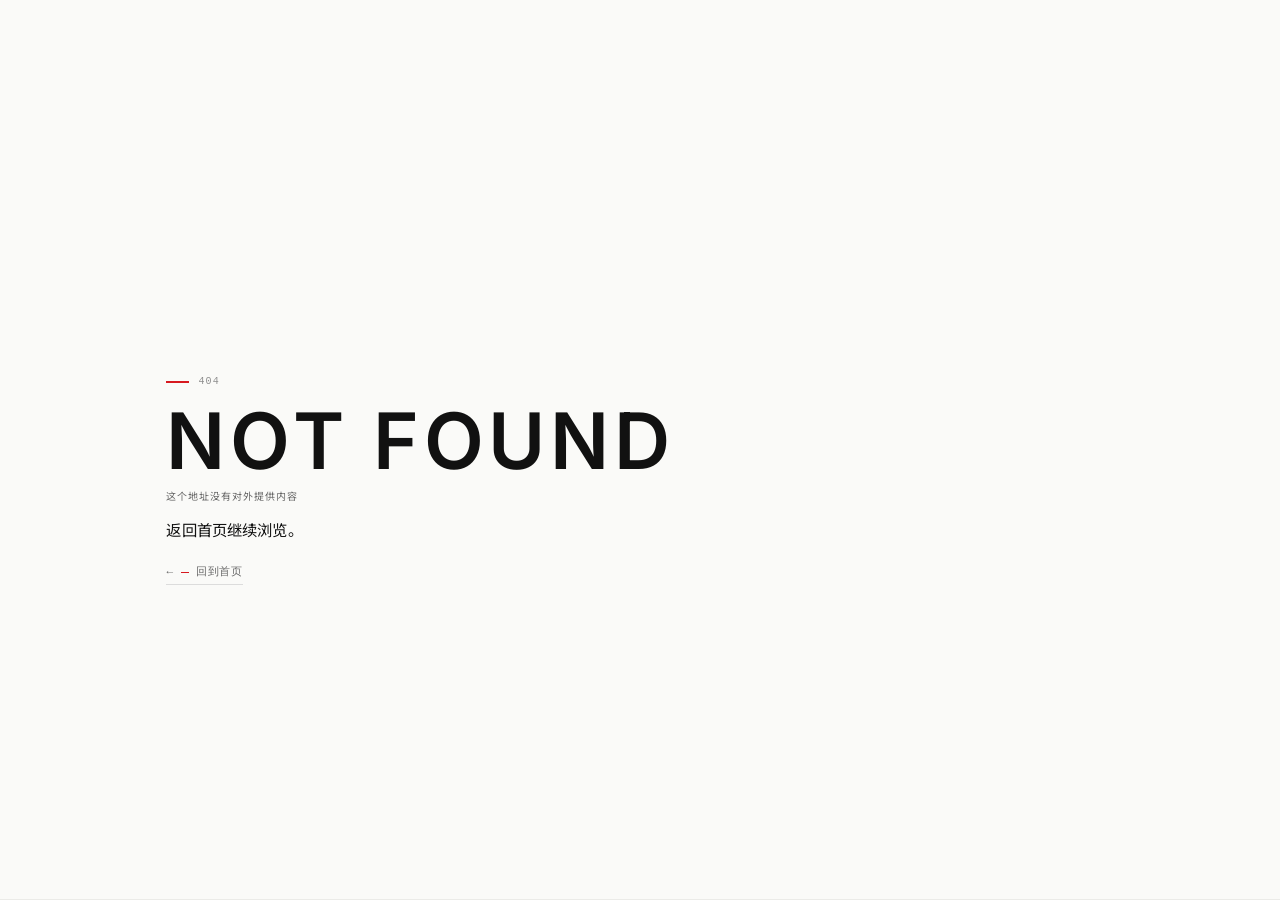
<file: hidden.html>
<!doctype html>
<html lang="zh-CN" data-lang="zh">
  <head>
    <meta charset="UTF-8" />
    <meta name="viewport" content="width=device-width, initial-scale=1.0" />
    <meta name="robots" content="noindex, nofollow" />
    <title>Not found · Qiongkura</title>
    <link rel="stylesheet" href="/styles.css?v=55" />
    <script>
      (function () {
        var root = document.documentElement;
        root.classList.add('js');
        try {
          var saved = localStorage.getItem('qiongkura-lang');
          if (saved === 'en' || saved === 'zh') {
            root.setAttribute('data-lang', saved);
            root.setAttribute('lang', saved === 'en' ? 'en' : 'zh-CN');
          }
        } catch (e) {}
      })();
    </script>
  </head>
  <body>
    <main id="main-content">
      <section class="panel panel--home" data-section="home">
        <div class="wrap panel-body">
          <div class="home-copy">
            <p class="kicker">404</p>
            <h1 class="wordmark">NOT FOUND</h1>
            <p class="subtitle">
              <span class="zh">这个地址没有对外提供内容</span>
              <span class="en" lang="en">Nothing is served at this path</span>
            </p>
            <p class="lede">
              <span class="zh">返回首页继续浏览。</span>
              <span class="en" lang="en">Head back to the homepage.</span>
            </p>
            <p class="theme-words">
              <a class="ghost-link" href="/">← <span class="zh">回到首页</span><span class="en" lang="en">Back home</span></a>
            </p>
          </div>
        </div>
      </section>
    </main>
  </body>
</html>
</file>
<file: styles.css>
/* 自托管字体(按站点用字子集化;改文案后运行 tools/make-fonts.py 重新生成) */
@font-face { font-family: 'Inter'; font-style: normal; font-weight: 400; font-display: swap; src: url('fonts/inter-400.woff2?v=2') format('woff2'); }
@font-face { font-family: 'Inter'; font-style: normal; font-weight: 600; font-display: swap; src: url('fonts/inter-600.woff2?v=2') format('woff2'); }
@font-face { font-family: 'Noto Sans SC'; font-style: normal; font-weight: 400; font-display: swap; src: url('fonts/noto-400.woff2?v=2') format('woff2'); }
@font-face { font-family: 'Noto Sans SC'; font-style: normal; font-weight: 600; font-display: swap; src: url('fonts/noto-600.woff2?v=2') format('woff2'); }
/* ==========================================================================
   Qiongkura · personal space
   白色编辑杂志风 / 五个全屏章节 / Build · Drive · Listen
   ========================================================================== */

:root {
  --bg: #fafaf8;
  --bg-warm: #f7f6f3;
  --white: #ffffff;
  --ink: #111111;
  --ink-2: #666666;
  --ink-3: #8e8e8e;
  --line: #dcdcdc;
  --line-2: #ebebe8;
  --red: #d71920;

  --gutter: clamp(16px, 3.2vw, 90px);
  --bar-h: clamp(44px, calc(2.4 * var(--u)), 150px);
  --maxw: clamp(280px, 74vw, 3000px);

  --sans: 'Inter', 'Noto Sans SC', 'PingFang SC', 'Hiragino Sans GB', 'Microsoft YaHei', sans-serif;
  --mono: ui-monospace, SFMono-Regular, Menlo, Consolas, 'Liberation Mono', monospace;

  --ease: cubic-bezier(.22, .61, .36, 1); --u: min(1vw, 1.6vh); }

*,
*::before,
*::after { box-sizing: border-box; }

html {
  scroll-behavior: smooth;
  scroll-snap-type: y mandatory;
  -webkit-text-size-adjust: 100%;
}

body {
  margin: 0;
  background: var(--bg);
  color: var(--ink);
  font-family: var(--sans);
  font-size: 13px;
  line-height: 1.7;
  overflow-x: hidden;
  -webkit-font-smoothing: antialiased;
}

img { max-width: 100%; }
a { color: inherit; text-decoration: none; }
button { font: inherit; color: inherit; }
h1, h2, h3, p, dl, dd, figure { margin: 0; }
ul, ol { margin: 0; padding: 0; list-style: none; }
:focus-visible { outline: 2px solid var(--red); outline-offset: 3px; }

.wrap {
  width: min(var(--maxw), 100% - (var(--gutter) * 2));
  margin: 0 auto;
}

.skip-link {
  position: fixed;
  top: 7px;
  left: 7px;
  z-index: 90;
  padding: 9px 12px;
  background: var(--ink);
  color: var(--white);
  font-size: 11px;
  border-radius: 2px;
  transform: translateY(-160%);
  transition: transform .2s var(--ease);
}
.skip-link:focus { transform: none; }

/* ------------------------------------------------------------ language */

html[data-lang='zh'] .en { display: none !important; }
html[data-lang='en'] .zh { display: none !important; }

/* ---------------------------------------------------------------- topbar */

.topbar {
  position: fixed;
  inset: 0 0 auto;
  z-index: 40;
  background: rgba(250, 250, 248, .84);
  backdrop-filter: blur(14px) saturate(150%);
  border-bottom: 1px solid var(--line-2);
}

.topbar-inner {
  width: min(var(--maxw), 100% - (var(--gutter) * 2));
  margin: 0 auto;
  min-height: var(--bar-h);
  display: flex;
  align-items: center;
  justify-content: space-between;
  gap: 21px;
}

.logo {
  display: inline-flex;
  align-items: center;
  gap: 9px;
  font-size: 11px;
  font-weight: 600;
  letter-spacing: .2em;
}
.logo-mark {
  width: 8px;
  height: 14px;
  background: var(--red);
  transform: skewX(-18deg);
}

.nav { display: flex; align-items: center; gap: clamp(14px, 2vw, 26px); }

.nav-link {
  position: relative;
  padding: 6px 0;
  font-size: clamp(11px, calc(0.64 * var(--u)), 44px);
  letter-spacing: .08em;
  color: var(--ink-2);
  transition: color .25s var(--ease);
}
.nav-link::after {
  content: '';
  position: absolute;
  left: 0;
  bottom: 0;
  width: 0;
  height: 2px;
  background: var(--red);
  transition: width .3s var(--ease);
}
.nav-link:hover { color: var(--ink); }
.nav-link:hover::after,
.nav-link.is-active::after { width: 100%; }
.nav-link.is-active { color: var(--ink); }

.nav-link--out {
  margin-left: 6px;
  padding-left: 15px;
  border-left: 1px solid var(--line);
  color: var(--ink);
}

.topbar-end { display: flex; align-items: center; gap: clamp(11px, 1.6vw, 20px); }

.lang-switch { display: flex; align-items: center; gap: 3px; }

.lang-btn {
  min-width: 37px;
  padding: 3px 7px;
  border: 1px solid var(--line);
  border-radius: 2px;
  background: none;
  cursor: pointer;
  text-align: center;
  font-family: var(--mono);
  font-size: 11px;
  letter-spacing: .02em;
  color: var(--ink-3);
  transition: color .2s var(--ease), border-color .2s var(--ease), background .2s var(--ease);
}
.lang-btn:hover { color: var(--ink); border-color: var(--ink-3); }
.lang-btn.is-active { color: var(--ink); border-color: var(--red); background: var(--white); }

.menu-toggle {
  display: none;
  align-items: center;
  gap: 7px;
  padding: 9px 0;
  border: 0;
  background: none;
  cursor: pointer;
  font-size: 11px;
  letter-spacing: .08em;
}
.menu-toggle::after {
  content: '';
  width: 15px;
  height: 1px;
  background: var(--ink);
  box-shadow: 0 5px 0 var(--ink);
}

/* --------------------------------------------------------- section index */

.section-index {
  position: fixed;
  right: 23px;
  top: 50%;
  transform: translateY(-50%);
  z-index: 30;
  display: flex;
  flex-direction: column;
  gap: 11px;
}

.index-item {
  display: flex;
  align-items: center;
  gap: calc(0.44 * var(--u));
  font-family: var(--mono);
  font-size: clamp(11px, calc(0.54 * var(--u)), 36px);
  letter-spacing: .06em;
  color: var(--ink-3);
  transition: color .25s var(--ease);
}
.index-item:hover { color: var(--ink); }
.index-line {
  width: calc(0.68 * var(--u));
  height: 1px;
  background: var(--line);
  transition: width .35s var(--ease), background .35s var(--ease);
}
.index-name { opacity: 0; transition: opacity .3s var(--ease); }
.index-item.is-active { color: var(--ink); }
.index-item.is-active .index-line { width: 38px; height: 1px; background: var(--red); }
.index-item.is-active .index-name { opacity: 1; }

/* ---------------------------------------------------------------- panels */

.panel {
  position: relative;
  min-height: 100vh;
  min-height: 100svh;
  display: flex;
  flex-direction: column;
  padding-top: calc(var(--bar-h) + 15px);
  border-bottom: 1px solid var(--line-2);
  scroll-snap-align: start;
  scroll-snap-stop: always;
}
.panel--home { background: var(--bg); }
.panel--racing { background: var(--white); }
.panel--projects { background: var(--bg); }
.panel--hifi { background: var(--bg-warm); }
.panel--about { background: var(--white); }

.panel-body {
  flex: 1 1 auto;
  display: flex;
  flex-direction: column;
  justify-content: center;
  padding: clamp(12px, calc(0.96 * var(--u)), 200px) 0;
}

.panel-foot { border-top: 1px solid var(--line-2); }
.panel-foot-inner {
  display: flex;
  align-items: center;
  justify-content: space-between;
  gap: 14px;
  min-height: calc(2.08 * var(--u));
  font-size: clamp(11px, calc(0.56 * var(--u)), 36px);
  letter-spacing: .08em;
  color: var(--ink-3);
}
.meta-note { white-space: nowrap; }
a.meta-link { color: inherit; text-decoration: none; border-bottom: 1px solid var(--line-2); }
a.meta-link:hover { color: var(--red); border-color: var(--red); }
.panel-foot-legal {
  display: flex;
  flex-wrap: wrap;
  justify-content: space-between;
  gap: 4px 18px;
  padding: calc(0.4 * var(--u)) 0 calc(0.7 * var(--u));
  border-top: 1px solid var(--line-2);
  margin-top: 2px;
  font-size: clamp(10px, calc(0.48 * var(--u)), 28px);
  letter-spacing: .08em;
  color: var(--ink-3);
}

/* ------------------------------------------------------- shared type bits */

.kicker {
  display: flex;
  align-items: center;
  gap: 9px;
  font-family: var(--mono);
  font-size: clamp(10px, calc(0.5 * var(--u)), 40px);
  letter-spacing: .12em;
  color: var(--ink-3);
}
.kicker::before { content: ''; width: 23px; height: 2px; background: var(--red); }

.wordmark {
  margin: 14px 0 0;
  font-size: clamp(30px, min(calc(6.08 * var(--u)), 6.2vw), 460px);
  font-weight: 600;
  letter-spacing: .06em;
  line-height: .96;
}

.display {
  margin: 11px 0 0;
  font-size: clamp(24px, min(calc(3.84 * var(--u)), 5.6vw), 300px);
  font-weight: 600;
  letter-spacing: .05em;
  line-height: 1.02;
}

.subtitle {
  margin-top: 9px;
  font-size: clamp(10px, calc(0.68 * var(--u)), 46px);
  letter-spacing: .1em;
  color: var(--ink-2);
  text-transform: uppercase;
}

.tagline {
  margin-top: 14px;
  font-size: clamp(10px, calc(0.72 * var(--u)), 48px);
  letter-spacing: .08em;
}

.lede {
  margin-top: 14px;
  font-size: clamp(14px, calc(1.2 * var(--u)), 90px);
  line-height: 1.6;
  letter-spacing: .01em;
}

.theme-words {
  display: flex;
  flex-wrap: wrap;
  gap: 15px;
  margin-top: 20px;
  font-family: var(--mono);
  font-size: clamp(10px, calc(0.54 * var(--u)), 36px);
  letter-spacing: .14em;
  color: var(--ink-3);
}
.theme-words span { position: relative; padding-left: 15px; }
.theme-words span::before {
  content: '';
  position: absolute;
  left: 0;
  top: 50%;
  width: 8px;
  height: 1px;
  background: var(--red);
}

.block-title {
  margin-bottom: 10px;
  font-family: var(--mono);
  font-size: 11px;
  letter-spacing: .12em;
  color: var(--ink-3);
}

.panel-head--row {
  display: flex;
  align-items: flex-end;
  justify-content: space-between;
  gap: 21px;
}
.head-note {
  font-family: var(--mono);
  font-size: 11px;
  line-height: 1.85;
  letter-spacing: .08em;
  color: var(--ink-3);
  text-align: right;
  text-transform: uppercase;
}

/* ---------------------------------------------------------------- frames */

.frame {
  background: var(--white);
  border: 1px solid var(--line);
  overflow: hidden;
  --frame-h: clamp(110px, min(21vh, 24vw), 900px);
  transition: transform .5s var(--ease), box-shadow .5s var(--ease); }
.frame img {
  display: block;
  width: 100%;
  object-fit: cover;
}
.frame:hover {
  transform: translateY(-3px);
  box-shadow: 0 14px 34px rgba(17, 17, 17, .07);
}
.frame img { transition: transform .75s var(--ease); }
.frame:hover img { transform: scale(1.012); }
.frame figcaption {
  display: flex;
  align-items: center;
  justify-content: space-between;
  gap: 11px;
  padding: 8px 11px;
  border-top: 1px solid var(--line-2);
  font-family: var(--mono);
  font-size: clamp(11px, calc(0.58 * var(--u)), 38px);
  letter-spacing: .06em;
  color: var(--ink-3);
}
.frame--hero { --frame-h: clamp(140px, min(46vh, 37vw), 1500px); }
.frame--listen { --frame-h: clamp(100px, min(15vh, 19vw), 600px); }
.frame--slides { --frame-h: clamp(130px, min(35vh, 40vw), 1200px); }

.frame img { height: var(--frame-h); }
.frame--soft img { filter: saturate(.94); }

/* 图注整体是等宽英文排版，但等宽字体栈没有中文字形，
   中文会回落到系统字体、11px 下显得比英文粗一圈。
   这里让图注里的中文改用站点加载的 Noto Sans SC，保持同样的细度。 */
.frame figcaption .zh { font-family: var(--sans); }

/* 赛车章节的图片轮播 */
.slides {
  position: relative;
  height: var(--frame-h);
  overflow: hidden;
  background: var(--line-2);
}
.slides .slide {
  position: absolute;
  inset: 0;
  width: 100%;
  height: 100%;
  object-fit: cover;
  opacity: 0;
  transition: opacity .55s var(--ease), transform .75s var(--ease);
}
.slides .slide.is-active { opacity: 1; }

.slide-bar { align-items: center; flex-wrap: wrap; gap: 7px 11px; }
/* 没有图注的轮播（首页）：只留右下角的计数与翻页按钮 */
.frame figcaption.slide-bar--end { justify-content: flex-end; }

/* HI-FI 媒体区：左侧竖图通栏，右侧横图 + 项目信息 */
.hifi-media {
  display: grid;
  grid-template-columns: minmax(0, .42fr) minmax(0, .58fr);
  align-items: stretch;
  gap: clamp(9px, 1.4vw, 15px);
  margin-top: 3px;
}
.hifi-media-right { display: flex; flex-direction: column; }

/* 竖图铺满左栏：高度跟右栏（图片 + 小字）等高，宽度占左栏整宽，
   照片用 cover 裁切填满，周围不留白边；图注叠在照片底部 */
.frame--portrait {
  display: flex;
  flex-direction: column;
  position: relative;
  height: 100%;
  border: 0;
  background: none;
}
.frame--portrait img {
  width: 100%;
  height: 100%;
  object-fit: cover;
}
.frame--portrait figcaption {
  position: absolute;
  left: 0;
  right: 0;
  bottom: 0;
  border-top: 0;
  /* 不透明白：之前的半透明白 + blur 会被照片底部暖色染成橙/奶油色 */
  background: var(--white);
}
.frame--landscape img { height: clamp(100px, min(23vh, 30vw), 800px); }

@media (max-width: 900px), (max-width: 1180px) and (orientation: portrait) {
  :root { --maxw: 92vw; }
  .hifi-media { grid-template-columns: minmax(0, 1fr); gap: 11px; }
  .frame--portrait img { height: clamp(229px, 62vw, 370px); width: 100%; }
}

.slide-caption { display: inline-flex; align-items: baseline; gap: 6px; }
.slide-nav { display: inline-flex; align-items: center; gap: 7px; }
.slide-btn {
  width: 24px;
  height: 24px;
  display: grid;
  place-items: center;
  border: 1px solid var(--line);
  background: none;
  cursor: pointer;
  font-size: 11px;
  line-height: 1;
  color: var(--ink-2);
  transition: color .2s var(--ease), border-color .2s var(--ease);
}
.slide-btn:hover { color: var(--ink); border-color: var(--ink-3); }
.slide-count {
  min-width: 47px;
  text-align: center;
  font-family: var(--mono);
  font-size: 11px;
  letter-spacing: .06em;
  color: var(--ink-3);
}

/* ------------------------------------------------------------------ home */

.home-grid {
  display: grid;
  grid-template-columns: minmax(0, 1.15fr) minmax(0, .85fr);
  align-items: center;
  gap: clamp(24px, 5vw, 70px);
}

.home-visual { position: relative; }

.speedlines {
  position: absolute;
  right: -12px;
  bottom: -14px;
  display: flex;
  align-items: flex-end;
  gap: 4px;
}
.speedlines span {
  width: 2px;
  height: 41px;
  background: var(--red);
  transform: skewX(-16deg) scaleY(.7);
  transform-origin: bottom;
  opacity: .45;
  transition: opacity .35s var(--ease), transform .5s var(--ease);
}
.speedlines span:nth-child(2) { height: 29px; }
.speedlines span:nth-child(3) { height: 18px; }
.home-visual:hover .speedlines span,
.home-visual:focus-within .speedlines span {
  transform: skewX(-16deg) scaleY(1);
  opacity: .9;
}
.home-visual:hover .speedlines span:nth-child(1),
.home-visual:focus-within .speedlines span:nth-child(1) { transition-delay: 0s; }
.home-visual:hover .speedlines span:nth-child(2),
.home-visual:focus-within .speedlines span:nth-child(2) { transition-delay: .08s; }
.home-visual:hover .speedlines span:nth-child(3),
.home-visual:focus-within .speedlines span:nth-child(3) { transition-delay: .16s; }

.scroll-cue {
  display: inline-flex;
  align-items: center;
  gap: 9px;
  font-family: var(--mono);
  letter-spacing: .12em;
}
.scroll-line {
  display: inline-block;
  width: 38px;
  height: 1px;
  background: var(--red);
  animation: cue-slide 2.6s var(--ease) infinite;
  transform-origin: left;
}
@keyframes cue-slide {
  0%, 100% { transform: scaleX(.4); opacity: .5; }
  50% { transform: scaleX(1); opacity: 1; }
}

/* ---------------------------------------------------------------- racing */

.racing-grid {
  display: grid;
  grid-template-columns: minmax(0, 1.25fr) minmax(229px, .75fr);
  align-items: start;
  gap: clamp(21px, 4vw, 53px);
  margin-top: clamp(14px, 3vh, 32px);
}

.project-head {
  display: flex;
  align-items: baseline;
  justify-content: space-between;
  gap: 14px;
  margin-top: 11px;
}
.project-head h3 {
  font-size: clamp(18px, calc(1.6 * var(--u)), 100px);
  font-weight: 600;
  letter-spacing: .04em;
}
.ghost-link {
  font-family: var(--mono);
  font-size: 11px;
  letter-spacing: .06em;
  color: var(--ink-2);
  border-bottom: 1px solid var(--line);
  padding-bottom: 2px;
  white-space: nowrap;
  transition: color .25s var(--ease), border-color .25s var(--ease);
}
.ghost-link:hover { color: var(--red); border-color: var(--red); }

.project-desc { margin-top: 11px; font-size: clamp(12px, calc(0.76 * var(--u)), 50px); }
.project-quote {
  margin-top: 7px;
  padding-left: 11px;
  border-left: 2px solid var(--red);
  font-size: clamp(12px, calc(0.72 * var(--u)), 46px);
  color: var(--ink-2);
}

.tech-line {
  margin-top: 7px;
  font-family: var(--mono);
  font-size: 11px;
  letter-spacing: .06em;
  color: var(--ink-3);
}

.hud {
  padding: 14px;
  background: var(--white);
  border: 1px solid var(--line);
}
.hud-title {
  margin-bottom: 11px;
  font-family: var(--mono);
  font-size: 11px;
  letter-spacing: .12em;
  color: var(--ink-3);
}
.hud-row {
  display: flex;
  align-items: baseline;
  justify-content: space-between;
  gap: 11px;
  padding: calc(0.48 * var(--u)) 0;
  border-top: 1px solid var(--line-2);
}
.hud-row dt {
  font-family: var(--mono);
  font-size: 11px;
  letter-spacing: .06em;
  color: var(--ink-3);
  white-space: nowrap;
}
.hud-row dd {
  font-size: 11px;
  letter-spacing: .05em;
  text-align: right;
}
.hud-row--accent dd { color: var(--red); }
.hud-foot {
  margin-top: 11px;
  font-family: var(--mono);
  font-size: 11px;
  letter-spacing: .06em;
  color: var(--ink-3);
}

/* -------------------------------------------------------------- projects */

.works {
  /* 左栏宽度与简介宽度由 JS 按实际文字宽度写入，两个状态都只改宽度，因此能平滑过渡 */
  --list-w-idle: 52.5%;
  --list-w-hug: 34%;
  --brief-w: 0px;
  --works-gap: clamp(21px, 4vw, 53px);
  --works-gap-open: clamp(6px, .6vw, 10px);
  display: flex;
  align-items: stretch;
  gap: var(--works-gap);
  transition: gap .5s var(--ease);
  margin-top: clamp(12px, 2.6vh, 29px);
}

.work-list {
  flex: 0 0 auto;
  width: var(--list-w-idle);
  min-width: 0;
  transition: width .62s var(--ease);
  border-top: 1px solid var(--line);
}

.works.is-open {
  gap: var(--works-gap-open);
}
.works.is-open .work-list { width: var(--list-w-hug); }
.work-list li { border-bottom: 1px solid var(--line); }

/* 测量专用：临时去掉悬停位移、强制单行满宽，
   否则量到的宽度会随当时栏宽（换行与否）变化，来回悬停会一路漂移 */
.work-list.is-measuring .work-row { padding-left: 0; }
.work-list.is-measuring .work-name em {
  white-space: nowrap;
  width: max-content;
}

.work-row {
  display: grid;
  grid-template-columns: 35px minmax(0, 1fr) auto;
  align-items: baseline;
  gap: 12px;
  min-width: 0;
  padding: calc(1.08 * var(--u)) 0;
  transition: padding-left .35s var(--ease);
}
.work-num {
  font-family: var(--mono);
  font-size: 11px;
  letter-spacing: .12em;
  color: var(--ink-3);
  transition: color .3s var(--ease);
}
.work-name {
  display: flex;
  flex-direction: column;
  min-width: 0;
  gap: 4px;
  font-size: clamp(13px, min(calc(1.08 * var(--u)), 1.7vw), 70px);
  font-weight: 600;
  letter-spacing: .03em;
}
.work-name em {
  font-style: normal;
  font-family: var(--mono);
  font-size: 11px;
  font-weight: 400;
  letter-spacing: .04em;
  line-height: 1.45;
  color: var(--ink-3);
}
.work-arrow {
  font-size: 12px;
  color: var(--ink-3);
  transition: transform .3s var(--ease), color .3s var(--ease);
}
.work-row:hover,
.work-row.is-active { padding-left: 11px; }
.work-row:hover .work-num,
.work-row.is-active .work-num { color: var(--red); }
.work-row:hover .work-arrow,
.work-row.is-active .work-arrow { color: var(--red); transform: translate(3px, -3px); }

.work-stage {
  position: relative;
  flex: 1 1 auto;
  min-width: 0;
  contain: layout paint;
  min-height: clamp(170px, min(38vh, 37vw), 1200px);
  background: var(--white);
  border: 1px solid var(--line);
}

/* ---------------------------------------------------- 项目简介（悬停展开） */

.work-brief {
  flex: 0 0 auto;
  width: 0;      /* 收起时宽度与高度都归零：既不挤占预览模块，也不会把章节撑高 */
  height: 0;
  overflow: hidden;
  opacity: 0;
  transition: width .5s var(--ease), opacity .38s var(--ease);
}
.works.is-open .work-brief {
  width: var(--brief-w);
  height: auto;
  opacity: 1;
  transition-delay: 0s, .1s;
}

/* 内容按最终宽度排版好，外层只做裁剪揭示，动画期间文字不重新折行 */
.work-brief-item { display: none; width: var(--brief-w); padding-top: calc(.4 * var(--u)); }
.work-brief-item.is-active { display: block; }

.brief-kicker {
  font-family: var(--mono);
  font-size: 11px;
  letter-spacing: .12em;
  color: var(--red);
}
.brief-title {
  margin-top: calc(.42 * var(--u));
  font-size: clamp(13px, calc(1.22 * var(--u)), 74px);
  font-weight: 600;
  letter-spacing: .03em;
}
.brief-desc {
  margin-top: calc(.62 * var(--u));
  font-size: clamp(11px, calc(.92 * var(--u)), 48px);
  line-height: 1.75;
  color: var(--ink-2);
}
.brief-points {
  margin-top: calc(.72 * var(--u));
  display: grid;
  gap: calc(.42 * var(--u));
}
.brief-points li {
  position: relative;
  padding-left: calc(.9 * var(--u));
  font-size: clamp(11px, calc(.84 * var(--u)), 44px);
  line-height: 1.65;
  color: var(--ink-2);
}
.brief-points li::before {
  content: '';
  position: absolute;
  left: 0;
  top: calc(.62em);
  width: calc(.42 * var(--u));
  height: 1px;
  background: var(--red);
}
.brief-tech {
  margin-top: calc(.66 * var(--u));
  padding-top: calc(.42 * var(--u));
  border-top: 1px solid var(--line);
  font-family: var(--mono);
  font-size: 11px;
  letter-spacing: .05em;
  color: var(--ink-3);
}

/* 试听片段版权声明：一行小字，别抢戏 */
.pick-note {
  margin-top: calc(.5 * var(--u));
  font-family: var(--mono);
  font-size: clamp(10px, calc(.56 * var(--u)), 30px);
  line-height: 1.5;
  letter-spacing: .02em;
  color: var(--ink-3);
}
.pick-note .ghost-link { margin-left: .35em; }

/* 无 JS 时简介直接铺开显示，不依赖交互 */
html:not(.js) .works { flex-wrap: wrap; }
html:not(.js) .work-list { width: 100%; }
html:not(.js) .work-brief { width: 100%; opacity: 1; }
html:not(.js) .work-brief-item { display: block; width: auto; margin-top: calc(1.2 * var(--u)); }

.work-panel {
  position: absolute;
  inset: 0;
  display: flex;
  flex-direction: column;
  overflow: hidden;
  opacity: 0;
  transition: opacity .45s var(--ease);
}
.work-panel.is-active { opacity: 1; }
.work-panel img {
  flex: 1 1 0;
  min-height: 0;
  width: 100%;
  height: auto;
  object-fit: contain;
  background: var(--bg-warm);
}
.work-panel figcaption {
  position: relative;
  z-index: 1;
  flex: 0 0 auto;
  padding: 8px 11px;
  border-top: 1px solid var(--line-2);
  background: var(--white);
  font-family: var(--mono);
  font-size: 11px;
  letter-spacing: .06em;
  color: var(--ink-3);
}

.panel-pair {
  flex: 1 1 auto;
  min-height: 0;
  display: grid;
  /* 屏幕使用时间那两张图上下堆叠，不并排 */
  grid-template-columns: minmax(0, 1fr);
  grid-template-rows: 1fr 1fr;
  gap: 1px;
  background: var(--line);
}
.panel-pair img {
  width: 100%;
  height: 100%;
  min-height: 0;
  object-fit: contain;
  background: var(--bg-warm);
}

.diagram {
  flex: 1 1 auto;
  display: flex;
  flex-direction: column;
  justify-content: center;
  gap: 11px;
  padding: clamp(12px, 2.6vh, 21px);
  background: linear-gradient(180deg, #ffffff, #fbfbf9);
}
.diagram-title {
  font-family: var(--mono);
  font-size: 11px;
  letter-spacing: .12em;
  color: var(--ink-3);
}
.diagram-flow { display: flex; flex-direction: column; gap: 10px; }
.diagram-flow li {
  position: relative;
  padding: 7px 10px;
  background: var(--white);
  border: 1px solid var(--line);
  font-family: var(--mono);
  font-size: 11px;
  letter-spacing: .04em;
}
.diagram-flow li + li::before {
  content: '↓';
  position: absolute;
  top: -10px;
  left: 11px;
  font-size: 11px;
  color: var(--red);
  line-height: 1;
}
.diagram-big {
  font-size: clamp(18px, calc(1.76 * var(--u)), 110px);
  font-weight: 600;
  letter-spacing: .04em;
}
.diagram-rows div {
  display: flex;
  align-items: baseline;
  justify-content: space-between;
  gap: 9px;
  padding: 4px 0;
  border-top: 1px solid var(--line-2);
}
.diagram-rows dt {
  font-family: var(--mono);
  font-size: 11px;
  letter-spacing: .06em;
  color: var(--ink-3);
}
.diagram-rows dd { font-size: 11px; letter-spacing: .05em; text-align: right; }

.bars { display: flex; align-items: flex-end; gap: 6px; height: 46px; }
.bars span {
  flex: 1 1 0;
  height: var(--h);
  background: var(--ink);
  opacity: .85;
  transform-origin: bottom;
}
.diagram:hover .bars span,
.diagram:focus-within .bars span { animation: bar-breathe 1.2s var(--ease) 1; }
.diagram:hover .bars span:nth-child(2n),
.diagram:focus-within .bars span:nth-child(2n) { animation-delay: .08s; }
.diagram:hover .bars span:nth-child(3n),
.diagram:focus-within .bars span:nth-child(3n) { animation-delay: .16s; }
@keyframes bar-breathe { from { transform: scaleY(.6); } to { transform: scaleY(1); } }

/* ----------------------------------------------------------------- hifi */

.hifi-grid {
  display: grid;
  grid-template-columns: minmax(0, 1.2fr) minmax(229px, .8fr);
  align-items: start;
  gap: clamp(21px, 4vw, 53px);
  margin-top: clamp(12px, 2.6vh, 29px);
}

.hifi-line {
  font-size: clamp(20px, calc(1.92 * var(--u)), 130px);
  font-weight: 600;
  letter-spacing: .02em;
}
.hifi-note { margin: 11px 0 11px; font-size: 11px; color: var(--ink-2); }

/* 网易云解析是独立页面，主页只留一个入口，不内嵌解析器 */
.hifi-jump {
  display: flex;
  align-items: baseline;
  flex-wrap: wrap;
  gap: 7px;
  margin: calc(0.9 * var(--u)) 0 0;
  font-size: 11px;
  letter-spacing: .04em;
  color: var(--ink-3);
}

.waveform {
  padding: 7px;
  background: var(--white);
  border: 1px solid var(--line);
}
.waveform canvas { display: block; width: 100%; height: clamp(50px, calc(4.8 * var(--u)), 320px); }

.scale {
  display: flex;
  align-items: center;
  gap: 9px;
  margin: 7px 0 14px;
  font-family: var(--mono);
  font-size: 11px;
  letter-spacing: .06em;
  color: var(--ink-3);
}
.scale-line { flex: 1 1 auto; height: 1px; background: var(--line); position: relative; }
/* 播放时沿刻度线滑动的主频标记，以及右侧的实时读数（频率 · 电平） */
.scale-dot {
  position: absolute;
  top: -1px;
  left: 0;
  width: 3px;
  height: 3px;
  margin-left: -1.5px;
  border-radius: 50%;
  background: var(--ink);
  opacity: 0;
  transition: opacity .3s var(--ease), left .12s linear;
}
.scale.is-live .scale-dot { opacity: 1; }
.scale-live {
  margin-left: .6em;
  opacity: 0;
  transition: opacity .35s var(--ease);
  font-variant-numeric: tabular-nums;
  color: var(--ink-2);
  white-space: nowrap;
}
.scale.is-live .scale-live { opacity: 1; }
.scale.is-live [data-scale-max] { display: none; }

.listen-block { margin-bottom: calc(1.04 * var(--u)); }
.listen-list > li {
  padding: 6px 0;
  border-bottom: 1px solid var(--line-2);
  font-size: clamp(12px, calc(0.76 * var(--u)), 50px);
}

/* 常听类型：类型名 + 该类代表曲目（纯文字，不播放） */
.listen-item {
  display: flex;
  align-items: baseline;
  justify-content: space-between;
  gap: 11px;
}
.listen-pick {
  flex: 0 1 auto;
  min-width: 0;
  overflow: hidden;
  white-space: nowrap;
  text-overflow: ellipsis;
  font-family: var(--mono);
  font-size: clamp(10px, calc(0.6 * var(--u)), 36px);
  letter-spacing: .02em;
  color: var(--ink-3);
}
.pick {
  display: grid;
  grid-template-columns: auto minmax(0, 1fr) auto auto;
  align-items: center;
  gap: 2px 9px;
}
/* 播放键：圆形描边 + 矢量图标，播放/暂停两个图标由 .is-playing 切换 */
.pick-btn {
  width: 27px;
  height: 27px;
  display: grid;
  place-items: center;
  padding: 0;
  border: 1px solid var(--line);
  border-radius: 50%;
  background: none;
  color: var(--ink-2);
  cursor: pointer;
  transition: color .22s var(--ease), border-color .22s var(--ease),
    background-color .22s var(--ease), transform .18s var(--ease);
}
.pick-btn:hover { color: var(--ink); border-color: var(--ink-3); }
.pick-btn:active { transform: scale(.93); }
.pick-btn:focus-visible { outline: 2px solid var(--red); outline-offset: 2px; }
.pick-icon { display: block; width: 11px; height: 11px; fill: currentColor; }
.pick-icon--pause { display: none; }
.pick.is-playing .pick-icon--play { display: none; }
.pick.is-playing .pick-icon--pause { display: block; }
.pick-title {
  min-width: 0;
  overflow: hidden;
  white-space: nowrap;
  text-overflow: ellipsis;
  font-size: clamp(11px, calc(0.68 * var(--u)), 44px);
  color: var(--ink-2);
}
.pick-artist { margin-left: .5em; font-size: .9em; color: var(--ink-3); }
.pick-time {
  font-family: var(--mono);
  font-size: clamp(10px, calc(0.56 * var(--u)), 32px);
  letter-spacing: .04em;
  color: var(--ink-3);
  white-space: nowrap;
}
.pick.is-playing .pick-title { color: var(--ink); }
.pick.is-playing .pick-btn {
  color: var(--red);
  border-color: var(--red);
  background: rgba(215, 25, 32, .06);
}
.pick.is-error .pick-time { color: var(--red); }

/* 音量：小喇叭按钮 + 细条，静音时图标打叉；默认 80%，改动记在本地 */
.pick-vol { display: inline-flex; align-items: center; gap: 6px; }
.pick-vol-btn {
  width: 24px;
  height: 24px;
  display: grid;
  place-items: center;
  padding: 0;
  border: 0;
  background: none;
  color: var(--ink-3);
  cursor: pointer;
  transition: color .2s var(--ease);
}
.pick-vol-btn:hover { color: var(--ink); }
.pick-vol-btn:focus-visible { outline: 1px solid var(--ink-3); outline-offset: 2px; }
.pick-vol-btn .pick-icon { width: 13px; height: 13px; }
.pick-icon--muted { display: none; }
.pick.is-muted .pick-icon--vol { display: none; }
.pick.is-muted .pick-icon--muted { display: block; }
.pick.is-muted .pick-vol-btn { color: var(--ink-3); }
.pick-vol-bar {
  position: relative;
  display: block;
  width: clamp(44px, calc(4 * var(--u)), 110px);
  height: 12px;
  cursor: pointer;
  touch-action: none;
}
.pick-vol-bar::before {
  content: "";
  position: absolute;
  left: 0;
  right: 0;
  top: 50%;
  height: 1px;
  margin-top: -.5px;
  background: var(--line);
}
.pick-vol-fill {
  position: absolute;
  left: 0;
  top: 50%;
  width: 50%;
  height: 1px;
  margin-top: -.5px;
  background: var(--ink-3);
  transition: background-color .2s var(--ease);
}
.pick-vol-knob {
  position: absolute;
  top: 50%;
  left: 50%;
  width: 5px;
  height: 5px;
  margin: -2.5px 0 0 -2.5px;
  border-radius: 50%;
  background: var(--ink-2);
  transition: background-color .2s var(--ease);
}
.pick-vol-bar:hover .pick-vol-fill,
.pick-vol-bar.is-dragging .pick-vol-fill { background: var(--red); }
.pick-vol-bar:hover .pick-vol-knob,
.pick-vol-bar.is-dragging .pick-vol-knob { background: var(--red); }
.pick-vol-bar:focus-visible { outline: 1px solid var(--ink-3); outline-offset: 2px; }

/* 进度条：只有正在播放的那一行才展开 */
.pick-seek { grid-column: 1 / -1; padding: 4px 0 1px; }
.pick-seek[hidden] { display: none; }
.pick-bar {
  position: relative;
  display: block;
  height: 10px;
  cursor: pointer;
  touch-action: none;
}
.pick-bar::before {
  content: "";
  position: absolute;
  left: 0;
  right: 0;
  top: 50%;
  height: 2px;
  margin-top: -1px;
  background: var(--line);
}
.pick-fill {
  position: absolute;
  left: 0;
  top: 50%;
  width: 0;
  height: 2px;
  margin-top: -1px;
  background: var(--red);
}
.pick-knob {
  position: absolute;
  left: 0;
  top: 50%;
  width: 7px;
  height: 7px;
  margin: -3.5px 0 0 -3.5px;
  border-radius: 50%;
  background: var(--red);
}
.pick-bar:focus-visible { outline: 1px solid var(--ink-3); outline-offset: 2px; }

/* 最近在听：单曲一行，字号放大 */
.listen-list--now > li { padding: 0; border-bottom: 0; }
.pick--now .pick-title {
  font-size: clamp(13px, min(calc(1.2 * var(--u)), 2vw), 80px);
  letter-spacing: .02em;
  color: var(--ink);
}

/* 歌词：三行小窗 + 上下渐隐，当前句高亮；没有 LRC 文件时整块 hidden 不占位 */
/* 没有 LRC 时整块 hidden；有 LRC 但没在播放时平滑收起（不占高度） */
.lyrics {
  display: grid;
  grid-template-rows: 0fr;
  margin-top: 0;
  opacity: 0;
  transition: grid-template-rows .45s var(--ease), opacity .35s var(--ease), margin-top .45s var(--ease);
}
.lyrics.is-playing {
  grid-template-rows: 1fr;
  margin-top: calc(.9 * var(--u));
  opacity: 1;
}
.lyrics[hidden] { display: none; }
.lyrics-body { min-height: 0; overflow: hidden; }
.lyrics .block-title { display: flex; align-items: center; gap: 8px; margin-bottom: calc(.4 * var(--u)); }
.lyrics-hint {
  font-family: var(--sans);
  font-size: clamp(10px, calc(.58 * var(--u)), 30px);
  letter-spacing: 0;
  text-transform: none;
  color: var(--ink-3);
}
.lyrics-lines {
  position: relative;
  margin: 0;
  padding: 0;
  list-style: none;
  height: calc(4.4 * var(--u));
  min-height: 62px;
  overflow-y: auto;
  overflow-x: hidden;
  scrollbar-width: none;
  -webkit-mask-image: linear-gradient(to bottom, transparent, #000 26%, #000 74%, transparent);
  mask-image: linear-gradient(to bottom, transparent, #000 26%, #000 74%, transparent);
}
.lyrics-lines::-webkit-scrollbar { width: 0; height: 0; }
.lyrics-lines li {
  position: relative;
  padding-left: calc(.9 * var(--u));
  font-size: clamp(12px, calc(.86 * var(--u)), 46px);
  line-height: 1.75;
  letter-spacing: .01em;
  color: var(--ink-3);
  cursor: pointer;
  transition: color .3s var(--ease);
}
.lyrics-lines li::before {
  content: "";
  position: absolute;
  left: 0;
  top: .85em;
  width: calc(.42 * var(--u));
  height: 1px;
  background: var(--line);
  transition: background-color .3s var(--ease);
}
.lyrics-lines li:hover { color: var(--ink-2); }
.lyrics-lines li.is-active { color: var(--ink); }
.lyrics-lines li.is-active::before { background: var(--red); }
.lyrics-lines:focus-visible { outline: 1px solid var(--ink-3); outline-offset: 3px; }

.spectrum {
  display: flex;
  align-items: flex-end;
  gap: 2px;                /* 柱子多了，间隙收窄 */
  min-height: 0;
  height: clamp(38px, calc(2.88 * var(--u)), 200px);
  margin-top: 7px;
}
.spectrum span {
  position: relative;
  flex: 1 1 0;
  height: var(--live, var(--h));
  background: linear-gradient(180deg, #111111, #6f6f6f);
  opacity: .82;
  transform-origin: bottom;
  animation: spec-breathe 3s var(--ease) infinite alternate;
  transition: height .45s var(--ease);
}
/* 峰值保持的顶标：贴着柱顶，峰值更高时由 --peak-gap 上移 */
.spectrum span i {
  position: absolute;
  left: 0;
  right: 0;
  bottom: 100%;
  height: 2px;
  background: #111111;
  opacity: 0;
  transform: translateY(calc(var(--peak-gap, 0px) * -1));
  transition: transform .09s linear, opacity .3s var(--ease);
}
/* 播放时柱高改由真实频段驱动，暂停时这套呼吸动画照旧 */
.spectrum.is-live span { animation: none; transform: none; transition: height .06s linear; }
.spectrum.is-live span i { opacity: .5; }
.spectrum span:nth-child(2n) { animation-duration: 3.8s; animation-delay: .35s; }
.spectrum span:nth-child(3n) { animation-duration: 2.4s; animation-delay: .7s; }
@keyframes spec-breathe { from { transform: scaleY(1); } to { transform: scaleY(.72); } }

/* ---------------------------------------------------------------- about */

.about-grid {
  display: grid;
  grid-template-columns: minmax(0, 1.1fr) minmax(0, .9fr);
  gap: clamp(18px, 3.4vw, 50px);
  margin-top: clamp(12px, 2.8vh, 30px);
}

.about-intro { display: flex; flex-direction: column; gap: 12px; }
.avatar {
  width: clamp(64px, calc(4.96 * var(--u)), 180px);
  height: clamp(64px, calc(4.96 * var(--u)), 180px);
  border-radius: 50%;
  object-fit: cover;
  border: 1px solid var(--line);
}
.about-lead { font-size: clamp(13px, calc(1.52 * var(--u)), 96px); line-height: 1.6; }
.about-body { font-size: clamp(11px, calc(0.76 * var(--u)), 50px); color: var(--ink-2); max-width: 52ch; }

.about-keywords { border-top: 1px solid var(--line); }
.keyword { padding: calc(1.28 * var(--u)) 0; border-bottom: 1px solid var(--line); }
.keyword-title {
  display: flex;
  align-items: center;
  gap: 9px;
  font-size: clamp(12px, calc(1.2 * var(--u)), 78px);
  font-weight: 600;
  letter-spacing: .12em;
}
.keyword-title::before { content: ''; width: 14px; height: 2px; background: var(--red); }
.keyword-note {
  margin-top: 4px;
  font-family: var(--mono);
  font-size: 11px;
  letter-spacing: .04em;
  color: var(--ink-3);
}

.about-stack { border-top: 1px solid var(--line); padding-top: 14px; }
.stack-list { display: flex; flex-wrap: wrap; gap: 7px; }
.stack-list li {
  padding: 4px 9px;
  border: 1px solid var(--line);
  font-family: var(--mono);
  font-size: clamp(11px, calc(0.58 * var(--u)), 38px);
  letter-spacing: .04em;
}

.about-contact { border-top: 1px solid var(--line); padding-top: 14px; }

.contact-row {
  display: grid;
  grid-template-columns: var(--contact-key, 81px) minmax(0, 1fr);
  align-items: baseline;
  gap: 11px;
  padding: calc(0.88 * var(--u)) 0;
  border-bottom: 1px solid var(--line-2);
}
.contact-key {
  font-family: var(--mono);
  font-size: 11px;
  letter-spacing: .06em;
  color: var(--ink-3); --contact-key: clamp(60px, calc(4.0 * var(--u)), 160px); }
.contact-link {
  display: block;
  font-size: clamp(11px, calc(0.68 * var(--u)), 46px);
  letter-spacing: .04em;
  overflow-wrap: anywhere;
  transition: color .25s var(--ease);
}
.contact-link:hover { color: var(--red); }

/* 动效都服务于操作反馈：入场、hover、播放，不做无意义的全屏循环 */
.reveal { transition: opacity .7s var(--ease), transform .7s var(--ease); transition-delay: var(--reveal-delay, 0ms); }
.js .reveal { opacity: 0; transform: translateY(14px); }
.js .reveal.is-visible { opacity: 1; transform: none; }

/* ----------------------------------------------------------- responsive */

/* 矮屏：优先保证五个章节各自装进一屏 */
@media (max-height: 820px) {
  /* 矮窗口：字号有可读性下限不会再缩，这里把图片高度让出一部分，保证一节仍是一屏 */
  html { scroll-snap-type: y proximity; }
  .lyrics { margin-top: calc(.6 * var(--u)); }
  .lyrics-lines { height: calc(3.2 * var(--u)); min-height: 46px; }
  .frame { --frame-h: clamp(90px, min(17vh, 21vw), 600px); }
  .frame--hero { --frame-h: clamp(100px, min(38vh, 35vw), 800px); }
  .frame--slides { --frame-h: clamp(110px, min(26vh, 37vw), 700px); }
  .frame--landscape img { height: clamp(80px, min(17vh, 24vw), 560px); }
  .work-stage { min-height: clamp(140px, min(26vh, 32vw), 700px); }
  .keyword { padding: calc(0.88 * var(--u)) 0; }
  .contact-row { padding: calc(0.6 * var(--u)) 0; }
}

/* 中等窗口：保留双栏，只收紧尺寸，保证仍然一节一屏 */
@media (max-width: 1180px) {
  .home-grid,
  .racing-grid,
  .works,
  .hifi-grid,
  .about-grid { gap: clamp(12px, 2.2vw, 26px); }
  .home-grid { grid-template-columns: minmax(0, 1.1fr) minmax(264px, .9fr); }
  .racing-grid { grid-template-columns: minmax(0, 1.3fr) minmax(202px, .7fr); }
  .hifi-grid { grid-template-columns: minmax(0, 1.2fr) minmax(202px, .8fr); }
  html { scroll-snap-type: y proximity; }
}

@media (max-width: 900px), (max-width: 1180px) and (orientation: portrait) {
  :root { --bar-h: 50px; }

  /* ≤792px：改为单栏自然滚动 */
  .home-grid,
  .racing-grid,
  .works,
  .hifi-grid,
  .about-grid { grid-template-columns: minmax(0, 1fr); gap: 20px; }
  .works { flex-direction: column; align-items: stretch; gap: 20px; }
  .work-list { width: 100%; }
  .work-brief { display: none; }
  .work-stage { min-height: clamp(194px, 30vh, 299px); }

  html { scroll-snap-type: none; }

  .panel {
    min-height: auto;
    padding-top: calc(var(--bar-h) + 23px);
    padding-bottom: 64px;
    scroll-snap-stop: normal;
  }
  .panel-body { padding: 7px 0 18px; }
  .panel-foot { margin-top: 18px; }

  .menu-toggle { display: inline-flex; }
  .topbar-end { gap: 11px; }
  .lang-btn { padding: 4px 7px; }

  .nav {
    position: fixed;
    top: var(--bar-h);
    left: 0;
    right: 0;
    display: flex;
    flex-direction: column;
    align-items: stretch;
    gap: 0;
    padding: 6px var(--gutter) 14px;
    background: rgba(250, 250, 248, .98);
    backdrop-filter: blur(14px);
    border-bottom: 1px solid var(--line);
    opacity: 0;
    pointer-events: none;
    transform: translateY(-7px);
    transition: opacity .25s var(--ease), transform .25s var(--ease);
  }
  .nav.is-open { opacity: 1; pointer-events: auto; transform: none; }
  .nav-link {
    padding: 12px 0;
    border-bottom: 1px solid var(--line-2);
    font-size: 11px;
  }
  .nav-link::after { display: none; }
  .nav-link--out {
    margin: 9px 0 0;
    padding-left: 0;
    border-left: 0;
    border-bottom: 0;
  }

  .section-index {
    top: auto;
    bottom: 0;
    left: 0;
    right: 0;
    transform: none;
    flex-direction: row;
    justify-content: center;
    gap: 18px;
    padding: 9px 0;
    background: rgba(250, 250, 248, .92);
    backdrop-filter: blur(10px);
    border-top: 1px solid var(--line-2);
  }
  .index-line,
  .index-name { display: none; }
  .index-item.is-active .index-num { color: var(--red); }

  .wordmark { font-size: clamp(32px, 12vw, 59px); }
  .display { font-size: clamp(29px, 10vw, 50px); }
  .frame--hero,
  .frame--wide,
  .frame--listen { --frame-h: clamp(150px, 34vw, 246px); }
  .panel-head--row { flex-direction: column; align-items: flex-start; gap: 9px; }
  .head-note { text-align: left; }
  .speedlines { display: none; }
}

@media (max-width: 620px) {
  body { font-size: 12px; }
  .logo-text { letter-spacing: .14em; }
  .work-row { grid-template-columns: 26px minmax(0, 1fr) auto; gap: 9px; }
  .work-name { font-size: 13px; }
  .about-lead { font-size: 13px; }
  .stack-list li { font-size: 11px; }
  .panel-foot-inner {
    flex-direction: column;
    align-items: flex-start;
    gap: 3px;
    min-height: 0;
    padding: 11px 0;
  }
  .panel-foot-legal {
    flex-direction: column;
    align-items: flex-start;
    gap: 3px;
    padding: 9px 0 12px;
  }
  .meta-note { white-space: normal; }
}

/* 超大屏幕（4K 等）：放开宽度与尺寸上限，避免内容缩在中间一小块 */


/* 真正的大画布（4K 100% 缩放等）：字号再降一档，图片再放开一档 */


@media (prefers-reduced-motion: reduce) {
  html { scroll-behavior: auto; }
  .js .reveal { opacity: 1; transform: none; }
  .reveal { transition: none; }
  .speedlines span,
  .scroll-line,
  .bars span,
  .spectrum span { animation: none; }
  .lyrics,
  .frame,
  .frame img,
  .spectrum span,
  .scale-live,
  .work-panel,
  .work-list,
  .work-brief,
  .slides .slide,
  .work-row,
  .contact-link,
  .ghost-link { transition: none; }
}
</file>
